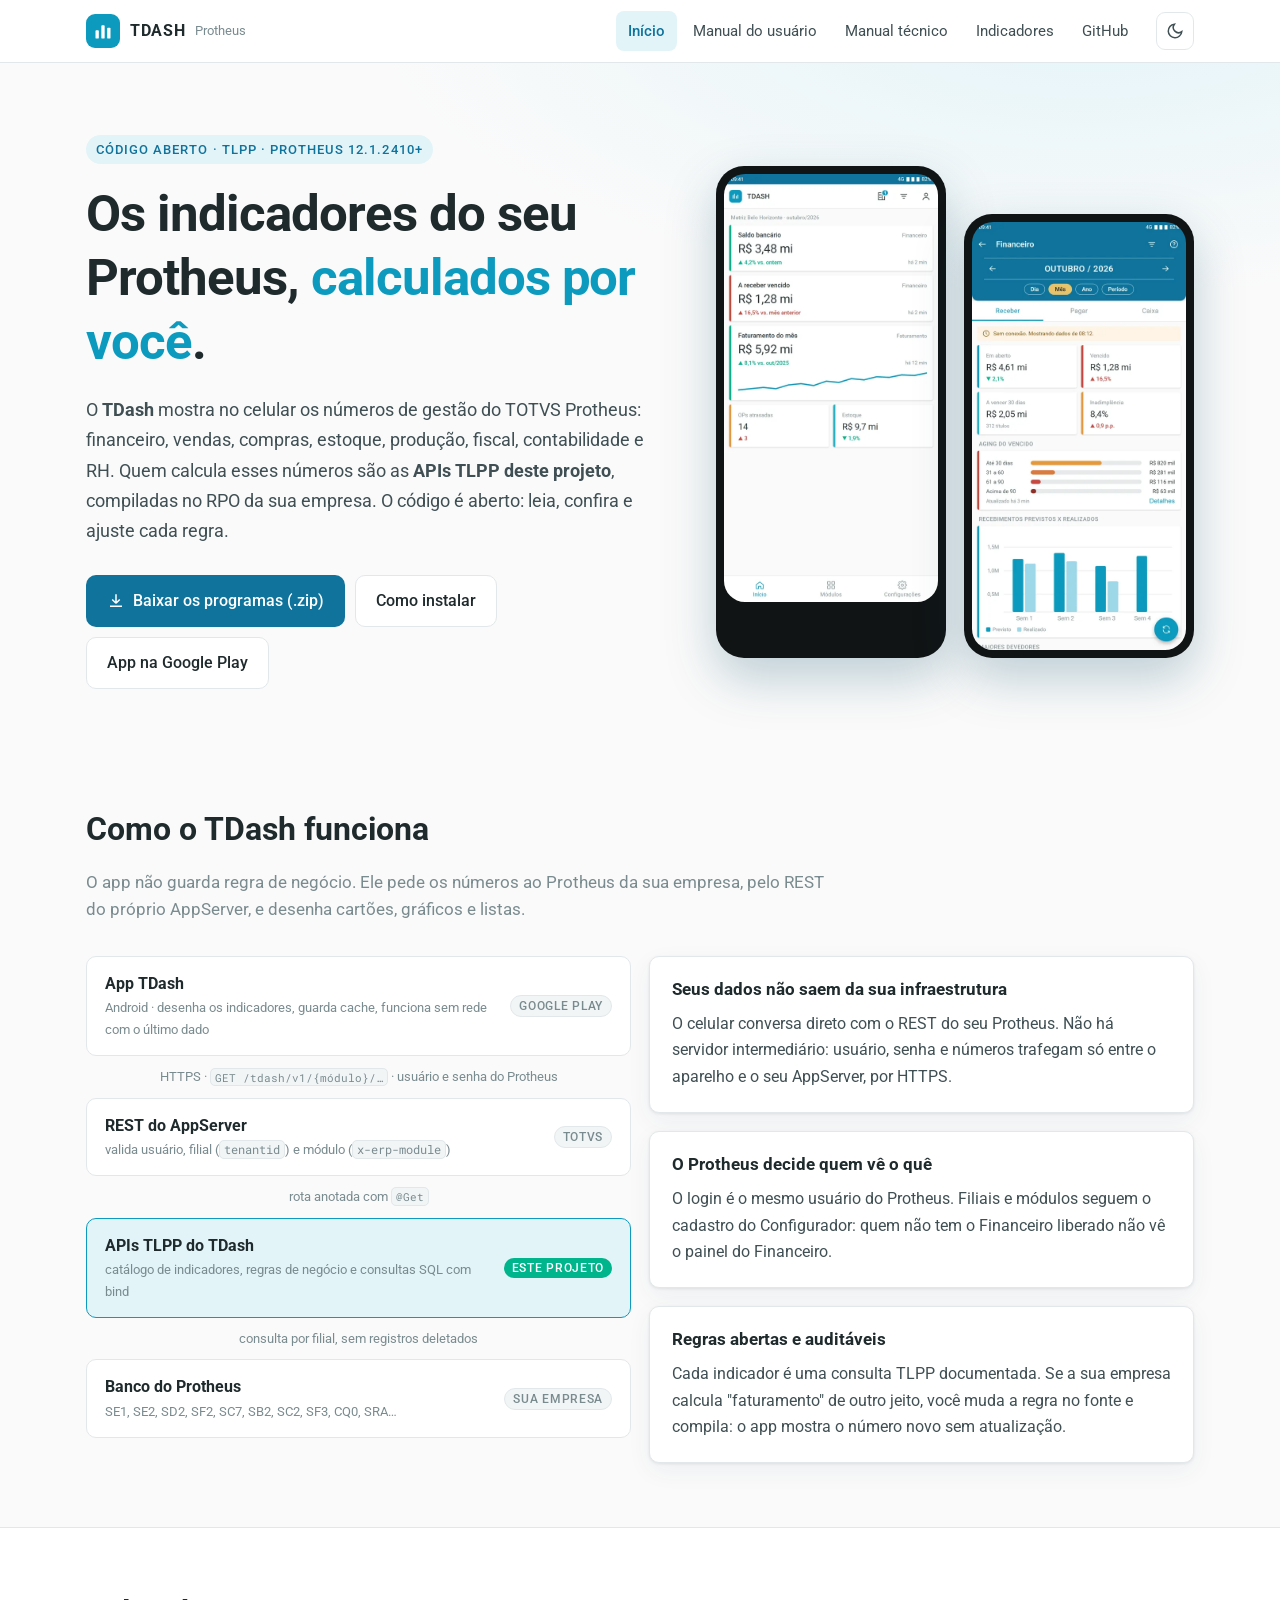
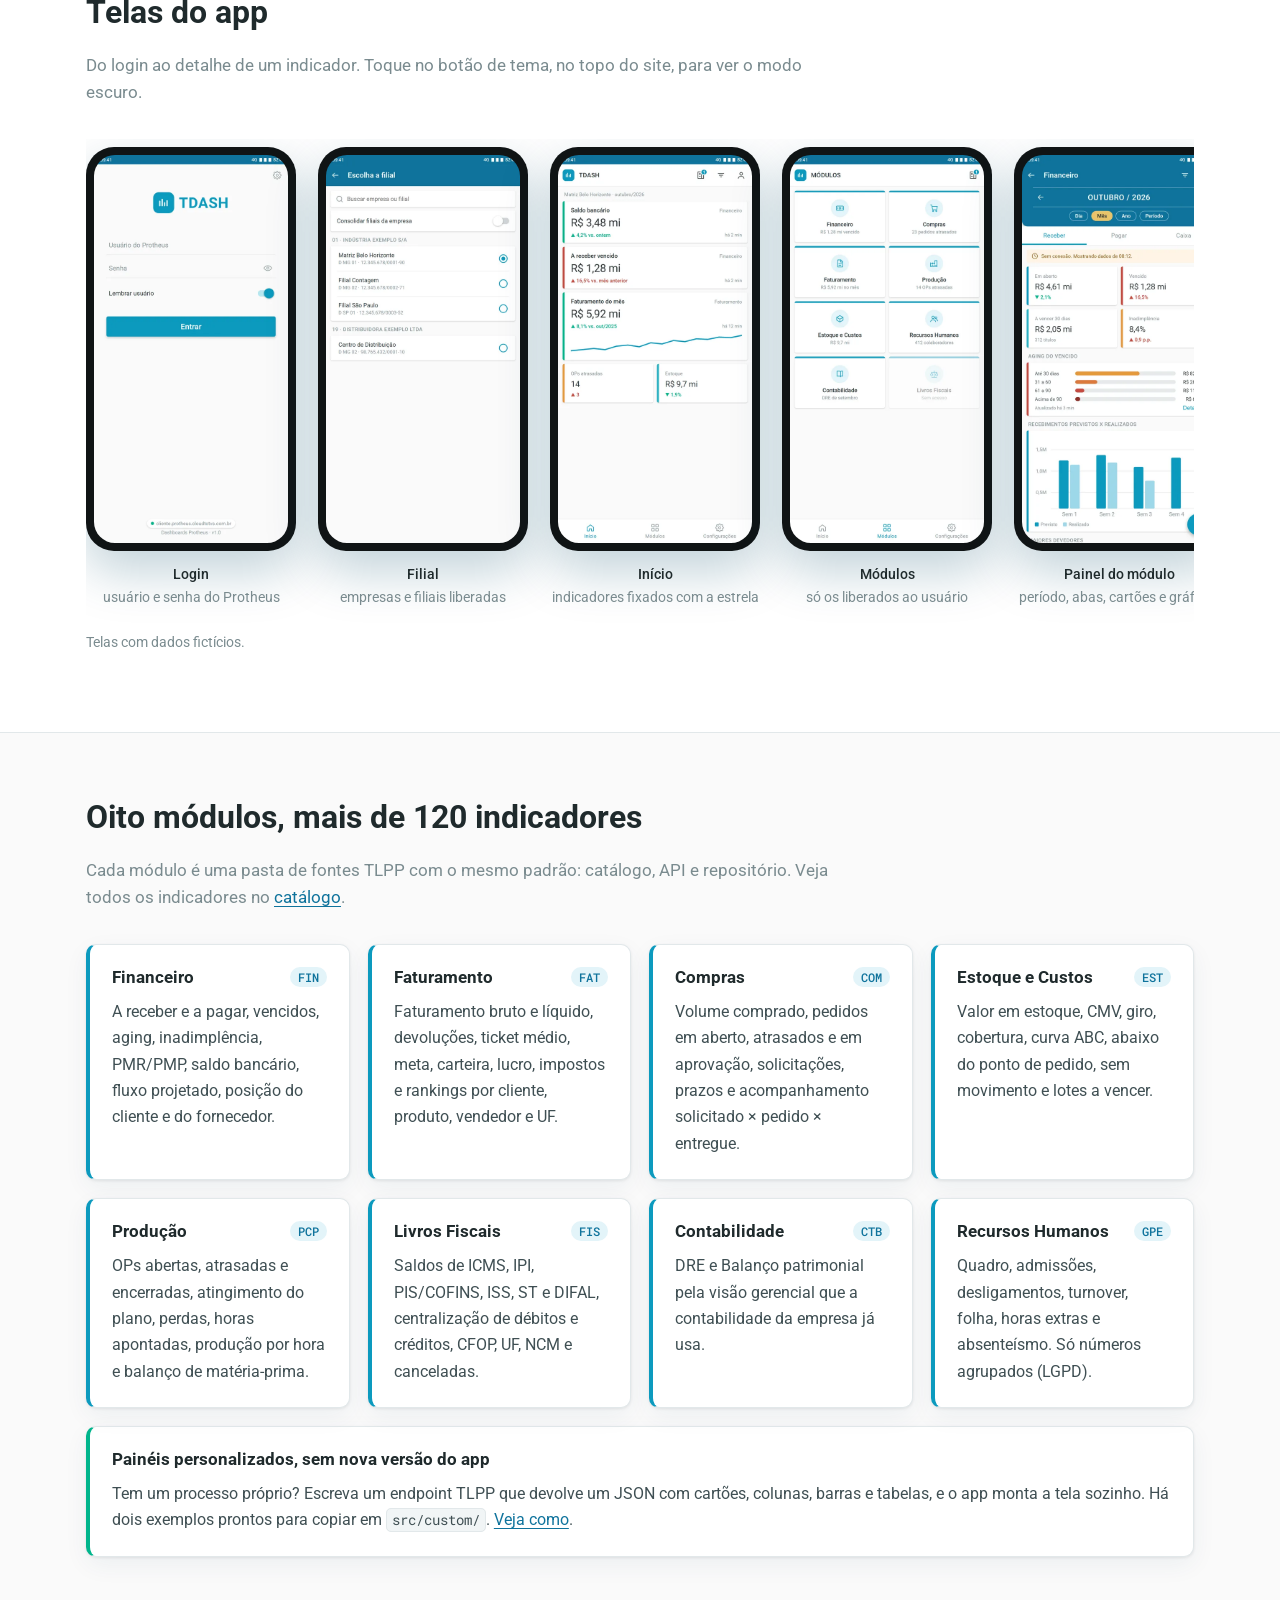
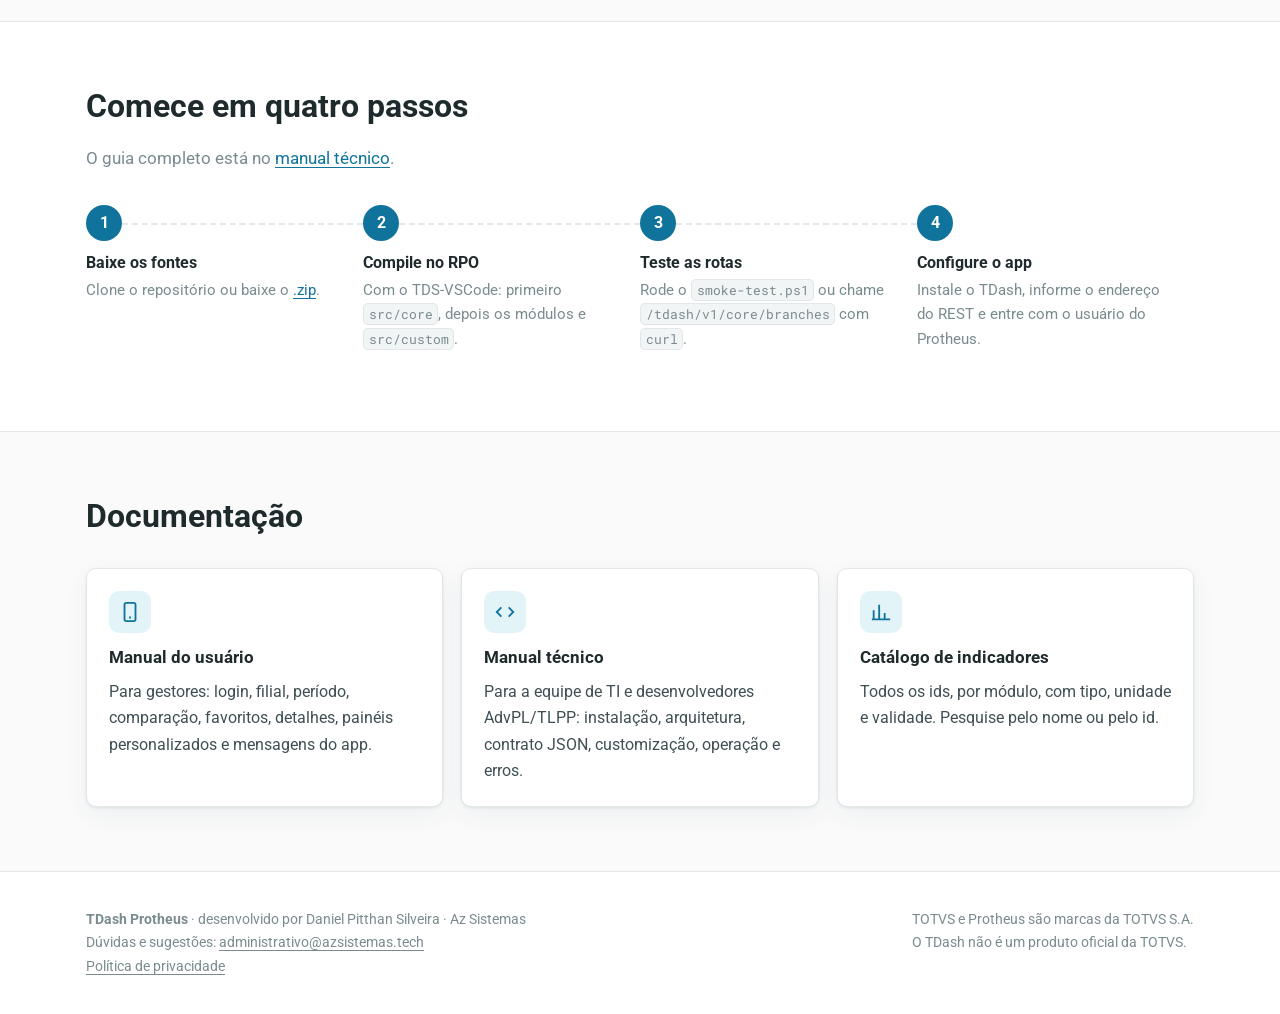
<file: index.html>
<!doctype html>
<html lang="pt-BR">
<head>
<meta charset="utf-8">
<meta name="viewport" content="width=device-width, initial-scale=1">
<title>TDash Protheus — APIs TLPP do app TDash</title>
<meta name="description" content="Programas TLPP/AdvPL abertos que publicam os indicadores do TOTVS Protheus para o app TDash. Baixe, compile no seu RPO e customize as regras.">
<meta property="og:title" content="TDash Protheus — APIs TLPP do app TDash">
<meta property="og:description" content="Dashboards do Protheus no celular. Os programas TLPP são abertos: baixe, compile e customize.">
<meta property="og:image" content="https://danielpitthan.github.io/TDash-Protheus/assets/img/dash-light.webp">
<meta name="theme-color" content="#0f739c">
<link rel="icon" href="assets/favicon.svg" type="image/svg+xml">
<link rel="preconnect" href="https://fonts.googleapis.com">
<link rel="preconnect" href="https://fonts.gstatic.com" crossorigin>
<link href="https://fonts.googleapis.com/css2?family=Roboto:wght@400;500;700&family=Roboto+Mono:wght@400;500&display=swap" rel="stylesheet">
<link rel="stylesheet" href="assets/site.css">
<script src="assets/site.js"></script>
</head>
<body>

<header class="top">
  <div class="wrap">
    <a class="brand" href="index.html">
      <span class="mark"><svg width="20" height="20" viewBox="0 0 24 24" fill="currentColor"><rect x="3" y="11" width="4" height="10" rx="1"/><rect x="10" y="5" width="4" height="16" rx="1"/><rect x="17" y="8" width="4" height="13" rx="1"/></svg></span>
      TDASH <small>Protheus</small>
    </a>
    <button class="icon-btn menu-btn" id="menuBtn" aria-label="Menu" aria-expanded="false" aria-controls="nav"><svg width="20" height="20" viewBox="0 0 24 24" fill="none" stroke="currentColor" stroke-width="2"><path d="M4 7h16M4 12h16M4 17h16"/></svg></button>
    <nav class="nav" id="nav">
      <a href="index.html" aria-current="page">Início</a>
      <a href="usuario.html">Manual do usuário</a>
      <a href="tecnico.html">Manual técnico</a>
      <a href="indicadores.html">Indicadores</a>
      <a href="https://github.com/DanielPitthan/TDash-Protheus">GitHub</a>
    </nav>
    <button class="icon-btn" id="themeBtn" aria-label="Alternar tema claro/escuro"><svg width="18" height="18" viewBox="0 0 24 24" fill="none" stroke="currentColor" stroke-width="2"><path d="M21 12.8A9 9 0 1 1 11.2 3a7 7 0 0 0 9.8 9.8z"/></svg></button>
  </div>
</header>

<main>
  <section class="hero">
    <div class="wrap">
      <div>
        <span class="eyebrow">Código aberto · TLPP · Protheus 12.1.2410+</span>
        <h1>Os indicadores do seu Protheus, <em>calculados por você</em>.</h1>
        <p class="lead">O <b>TDash</b> mostra no celular os números de gestão do TOTVS Protheus: financeiro, vendas, compras,
          estoque, produção, fiscal, contabilidade e RH. Quem calcula esses números são as <b>APIs TLPP deste projeto</b>,
          compiladas no RPO da sua empresa. O código é aberto: leia, confira e ajuste cada regra.</p>
        <div class="btns">
          <a class="btn btn-primary" href="https://github.com/DanielPitthan/TDash-Protheus/archive/refs/heads/main.zip">
            <svg width="18" height="18" viewBox="0 0 24 24" fill="none" stroke="currentColor" stroke-width="2"><path d="M12 3v12m0 0-5-5m5 5 5-5M4 19h16"/></svg>
            Baixar os programas (.zip)</a>
          <a class="btn btn-ghost" href="tecnico.html#instalacao">Como instalar</a>
          <a class="btn btn-ghost" href="https://play.google.com/store/apps/details?id=br.com.tdash.app">App na Google Play</a>
        </div>
      </div>
      <div class="hero-phones" aria-hidden="true">
        <div class="phone"><img data-shot="home" alt="" width="540" height="1080"></div>
        <div class="phone"><img data-shot="dash" alt="" width="540" height="1080"></div>
      </div>
    </div>
  </section>

  <section>
    <div class="wrap">
      <div class="section-head">
        <h2>Como o TDash funciona</h2>
        <p>O app não guarda regra de negócio. Ele pede os números ao Protheus da sua empresa, pelo REST do próprio
          AppServer, e desenha cartões, gráficos e listas.</p>
      </div>
      <div class="grid g2" style="align-items:start">
        <div class="arch" role="img" aria-label="Camadas: app TDash, REST do Protheus, APIs TLPP, banco do Protheus">
          <div class="layer"><div><b>App TDash</b><small>Android · desenha os indicadores, guarda cache, funciona sem rede com o último dado</small></div><span class="tag priv">Google Play</span></div>
          <div class="arrow">HTTPS · <code>GET /tdash/v1/{módulo}/…</code> · usuário e senha do Protheus</div>
          <div class="layer"><div><b>REST do AppServer</b><small>valida usuário, filial (<code>tenantid</code>) e módulo (<code>x-erp-module</code>)</small></div><span class="tag priv">TOTVS</span></div>
          <div class="arrow">rota anotada com <code>@Get</code></div>
          <div class="layer open"><div><b>APIs TLPP do TDash</b><small>catálogo de indicadores, regras de negócio e consultas SQL com bind</small></div><span class="tag pub">Este projeto</span></div>
          <div class="arrow">consulta por filial, sem registros deletados</div>
          <div class="layer"><div><b>Banco do Protheus</b><small>SE1, SE2, SD2, SF2, SC7, SB2, SC2, SF3, CQ0, SRA…</small></div><span class="tag priv">Sua empresa</span></div>
        </div>
        <div>
          <div class="card" style="margin-bottom:18px">
            <h3>Seus dados não saem da sua infraestrutura</h3>
            <p>O celular conversa direto com o REST do seu Protheus. Não há servidor intermediário: usuário, senha e números
              trafegam só entre o aparelho e o seu AppServer, por HTTPS.</p>
          </div>
          <div class="card" style="margin-bottom:18px">
            <h3>O Protheus decide quem vê o quê</h3>
            <p>O login é o mesmo usuário do Protheus. Filiais e módulos seguem o cadastro do Configurador: quem não tem o
              Financeiro liberado não vê o painel do Financeiro.</p>
          </div>
          <div class="card">
            <h3>Regras abertas e auditáveis</h3>
            <p>Cada indicador é uma consulta TLPP documentada. Se a sua empresa calcula "faturamento" de outro jeito, você muda a
              regra no fonte e compila: o app mostra o número novo sem atualização.</p>
          </div>
        </div>
      </div>
    </div>
  </section>

  <section class="alt" id="telas">
    <div class="wrap">
      <div class="section-head">
        <h2>Telas do app</h2>
        <p>Do login ao detalhe de um indicador. Toque no botão de tema, no topo do site, para ver o modo escuro.</p>
      </div>
      <div class="gallery">
        <figure><div class="phone"><img data-shot="login" alt="Tela de login do TDash" width="540" height="1080" loading="lazy"></div><figcaption><b>Login</b>usuário e senha do Protheus</figcaption></figure>
        <figure><div class="phone"><img data-shot="branches" alt="Escolha da filial" width="540" height="1080" loading="lazy"></div><figcaption><b>Filial</b>empresas e filiais liberadas</figcaption></figure>
        <figure><div class="phone"><img data-shot="home" alt="Tela inicial com indicadores fixados" width="540" height="1080" loading="lazy"></div><figcaption><b>Início</b>indicadores fixados com a estrela</figcaption></figure>
        <figure><div class="phone"><img data-shot="modules" alt="Grade de módulos" width="540" height="1080" loading="lazy"></div><figcaption><b>Módulos</b>só os liberados ao usuário</figcaption></figure>
        <figure><div class="phone"><img data-shot="dash" alt="Painel do Financeiro" width="540" height="1080" loading="lazy"></div><figcaption><b>Painel do módulo</b>período, abas, cartões e gráficos</figcaption></figure>
        <figure><div class="phone"><img data-shot="detail" alt="Lista de detalhe de um indicador" width="540" height="1080" loading="lazy"></div><figcaption><b>Detalhe</b>a lista por trás do número</figcaption></figure>
        <figure><div class="phone"><img data-shot="filter" alt="Filtro de período" width="540" height="1080" loading="lazy"></div><figcaption><b>Período</b>dia, mês, ano ou intervalo</figcaption></figure>
        <figure><div class="phone"><img data-shot="settings" alt="Configurações do app" width="540" height="1080" loading="lazy"></div><figcaption><b>Configurações</b>servidor, aparência e parâmetros</figcaption></figure>
      </div>
      <p class="note">Telas com dados fictícios.</p>
    </div>
  </section>

  <section id="modulos">
    <div class="wrap">
      <div class="section-head">
        <h2>Oito módulos, mais de 120 indicadores</h2>
        <p>Cada módulo é uma pasta de fontes TLPP com o mesmo padrão: catálogo, API e repositório. Veja todos os indicadores
          no <a href="indicadores.html">catálogo</a>.</p>
      </div>
      <div class="grid g4">
        <div class="card mod"><span class="code">FIN</span><h3>Financeiro</h3><p>A receber e a pagar, vencidos, aging, inadimplência, PMR/PMP, saldo bancário, fluxo projetado, posição do cliente e do fornecedor.</p></div>
        <div class="card mod"><span class="code">FAT</span><h3>Faturamento</h3><p>Faturamento bruto e líquido, devoluções, ticket médio, meta, carteira, lucro, impostos e rankings por cliente, produto, vendedor e UF.</p></div>
        <div class="card mod"><span class="code">COM</span><h3>Compras</h3><p>Volume comprado, pedidos em aberto, atrasados e em aprovação, solicitações, prazos e acompanhamento solicitado × pedido × entregue.</p></div>
        <div class="card mod"><span class="code">EST</span><h3>Estoque e Custos</h3><p>Valor em estoque, CMV, giro, cobertura, curva ABC, abaixo do ponto de pedido, sem movimento e lotes a vencer.</p></div>
        <div class="card mod"><span class="code">PCP</span><h3>Produção</h3><p>OPs abertas, atrasadas e encerradas, atingimento do plano, perdas, horas apontadas, produção por hora e balanço de matéria-prima.</p></div>
        <div class="card mod"><span class="code">FIS</span><h3>Livros Fiscais</h3><p>Saldos de ICMS, IPI, PIS/COFINS, ISS, ST e DIFAL, centralização de débitos e créditos, CFOP, UF, NCM e canceladas.</p></div>
        <div class="card mod"><span class="code">CTB</span><h3>Contabilidade</h3><p>DRE e Balanço patrimonial pela visão gerencial que a contabilidade da empresa já usa.</p></div>
        <div class="card mod"><span class="code">GPE</span><h3>Recursos Humanos</h3><p>Quadro, admissões, desligamentos, turnover, folha, horas extras e absenteísmo. Só números agrupados (LGPD).</p></div>
      </div>
      <div class="card" style="margin-top:18px;border-left:4px solid var(--positive)">
        <h3>Painéis personalizados, sem nova versão do app</h3>
        <p>Tem um processo próprio? Escreva um endpoint TLPP que devolve um JSON com cartões, colunas, barras e tabelas, e o app
          monta a tela sozinho. Há dois exemplos prontos para copiar em <code>src/custom/</code>.
          <a href="tecnico.html#painel">Veja como</a>.</p>
      </div>
    </div>
  </section>

  <section class="alt" id="comecar">
    <div class="wrap">
      <div class="section-head">
        <h2>Comece em quatro passos</h2>
        <p>O guia completo está no <a href="tecnico.html#instalacao">manual técnico</a>.</p>
      </div>
      <div class="flow">
        <div class="step"><h4>Baixe os fontes</h4><p>Clone o repositório ou baixe o <a href="https://github.com/DanielPitthan/TDash-Protheus/archive/refs/heads/main.zip">.zip</a>.</p></div>
        <div class="step"><h4>Compile no RPO</h4><p>Com o TDS-VSCode: primeiro <code>src/core</code>, depois os módulos e <code>src/custom</code>.</p></div>
        <div class="step"><h4>Teste as rotas</h4><p>Rode o <code>smoke-test.ps1</code> ou chame <code>/tdash/v1/core/branches</code> com <code>curl</code>.</p></div>
        <div class="step"><h4>Configure o app</h4><p>Instale o TDash, informe o endereço do REST e entre com o usuário do Protheus.</p></div>
      </div>
    </div>
  </section>

  <section>
    <div class="wrap">
      <div class="section-head"><h2>Documentação</h2></div>
      <div class="grid g3">
        <a class="card" href="usuario.html" style="text-decoration:none;color:inherit">
          <div class="ic"><svg width="22" height="22" viewBox="0 0 24 24" fill="none" stroke="currentColor" stroke-width="2"><rect x="6" y="2" width="12" height="20" rx="2"/><path d="M11 18h2"/></svg></div>
          <h3>Manual do usuário</h3><p>Para gestores: login, filial, período, comparação, favoritos, detalhes, painéis personalizados e mensagens do app.</p></a>
        <a class="card" href="tecnico.html" style="text-decoration:none;color:inherit">
          <div class="ic"><svg width="22" height="22" viewBox="0 0 24 24" fill="none" stroke="currentColor" stroke-width="2"><path d="m8 7-5 5 5 5M16 7l5 5-5 5"/></svg></div>
          <h3>Manual técnico</h3><p>Para a equipe de TI e desenvolvedores AdvPL/TLPP: instalação, arquitetura, contrato JSON, customização, operação e erros.</p></a>
        <a class="card" href="indicadores.html" style="text-decoration:none;color:inherit">
          <div class="ic"><svg width="22" height="22" viewBox="0 0 24 24" fill="none" stroke="currentColor" stroke-width="2"><path d="M4 20V10M10 20V4M16 20v-7M22 20H2"/></svg></div>
          <h3>Catálogo de indicadores</h3><p>Todos os ids, por módulo, com tipo, unidade e validade. Pesquise pelo nome ou pelo id.</p></a>
      </div>
    </div>
  </section>
</main>

<footer>
  <div class="wrap">
    <div>
      <b>TDash Protheus</b> · desenvolvido por Daniel Pitthan Silveira · Az Sistemas<br>
      Dúvidas e sugestões: <a href="mailto:administrativo@azsistemas.tech">administrativo@azsistemas.tech</a><br>
      <a href="politica-de-privacidade.html">Política de privacidade</a>
    </div>
    <div>TOTVS e Protheus são marcas da TOTVS S.A.<br>O TDash não é um produto oficial da TOTVS.</div>
  </div>
</footer>
</body>
</html>
</file>
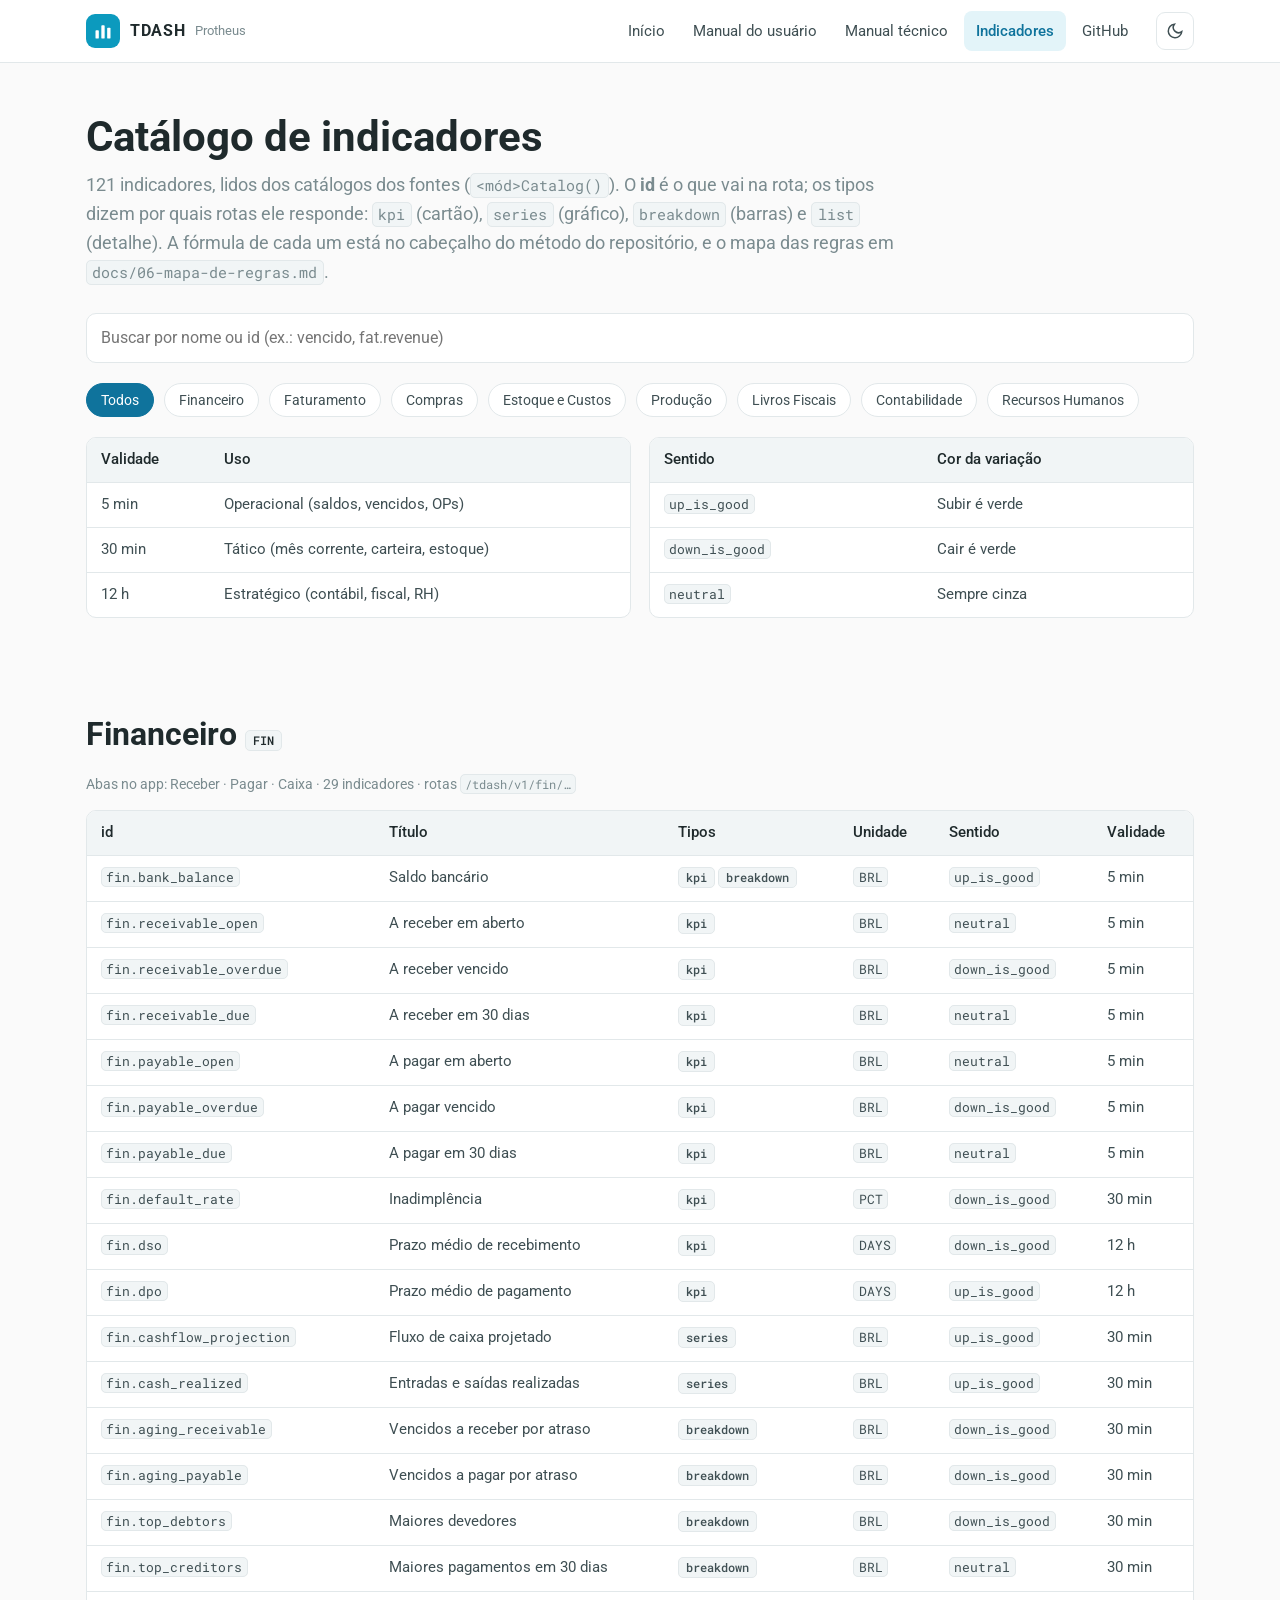
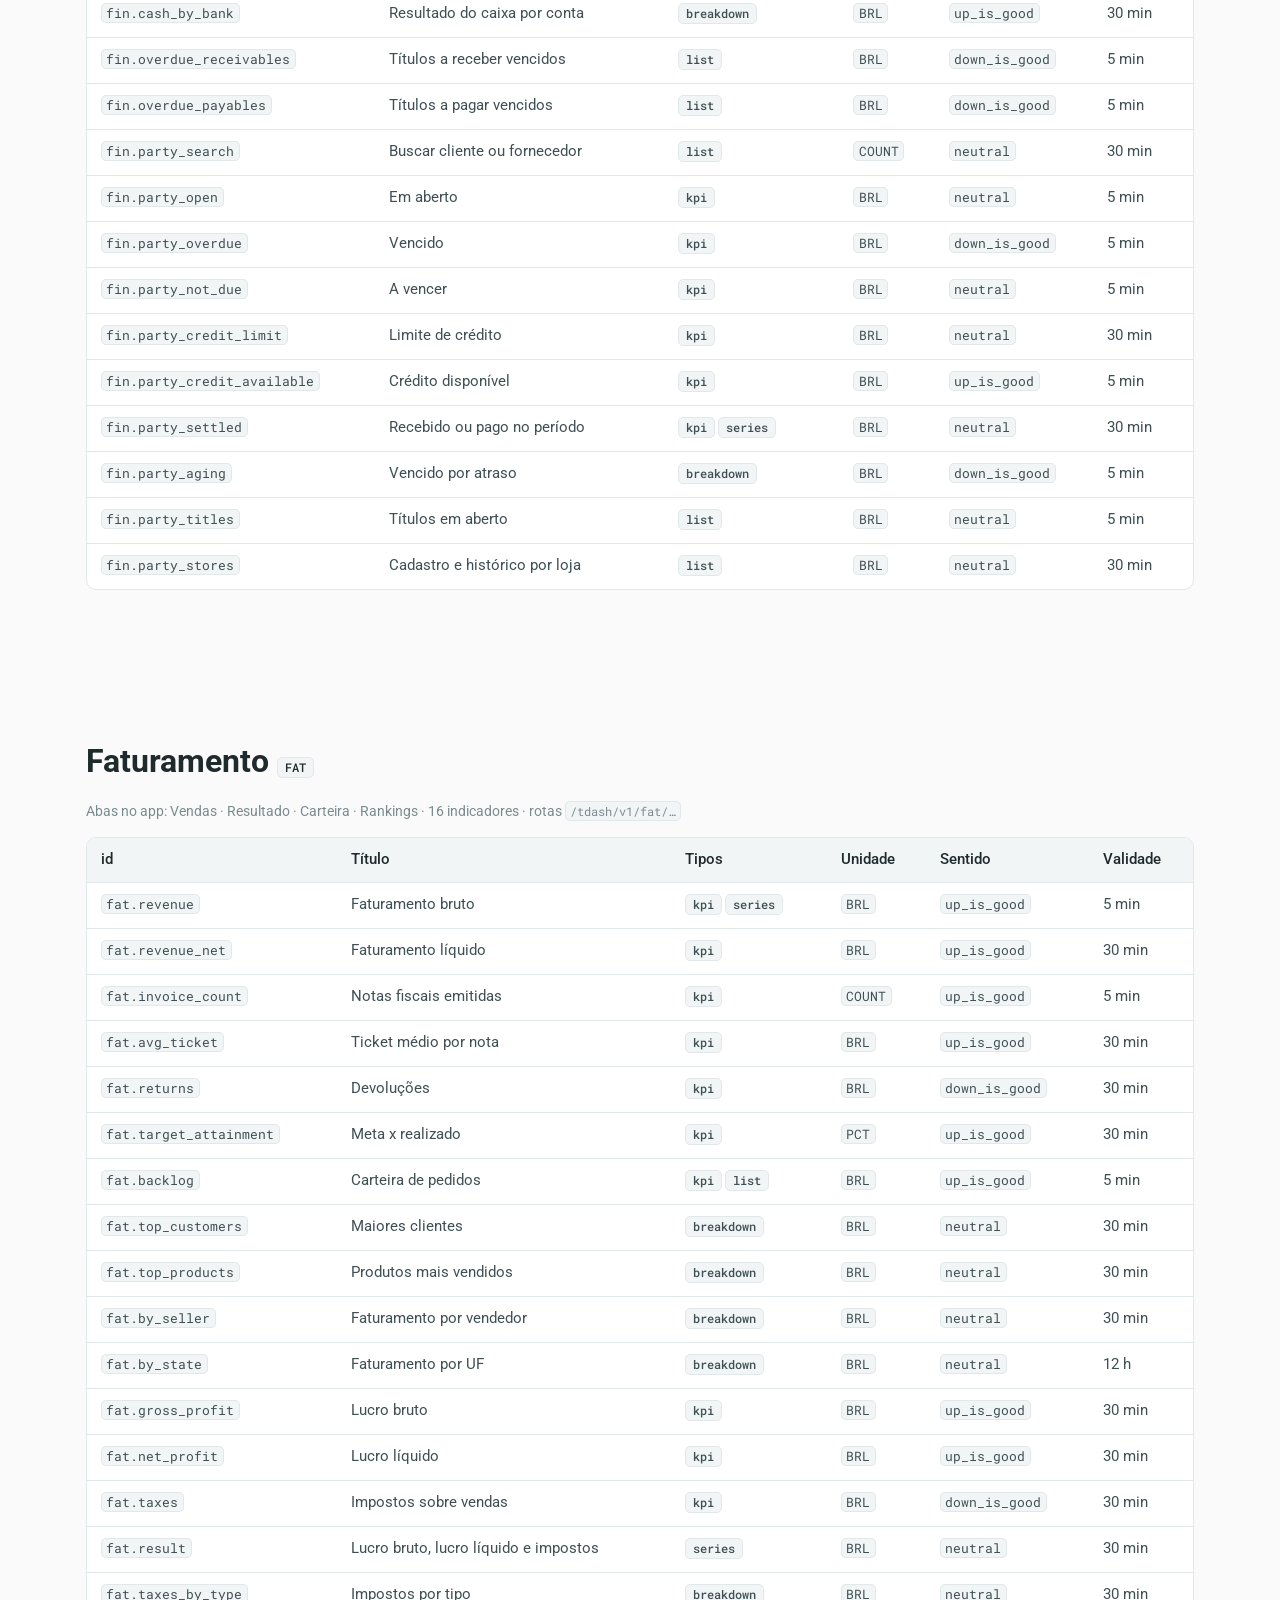
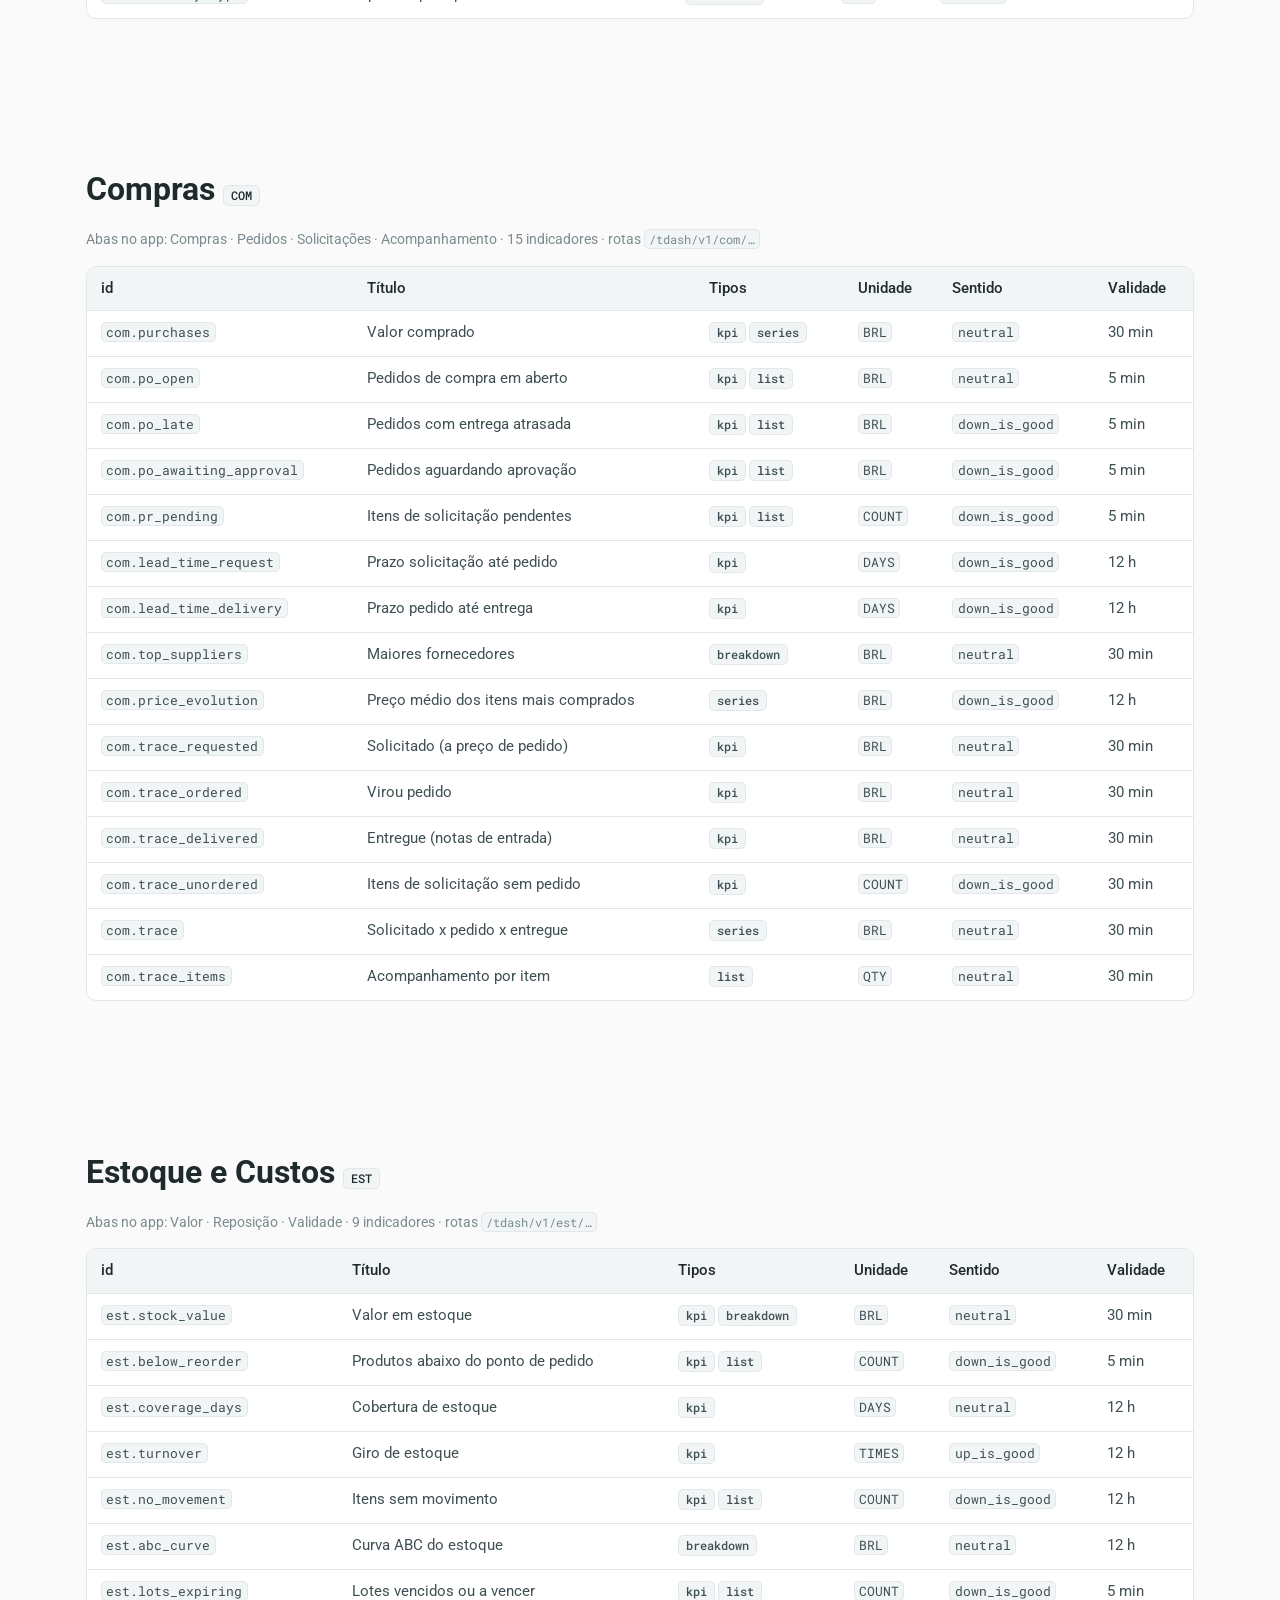
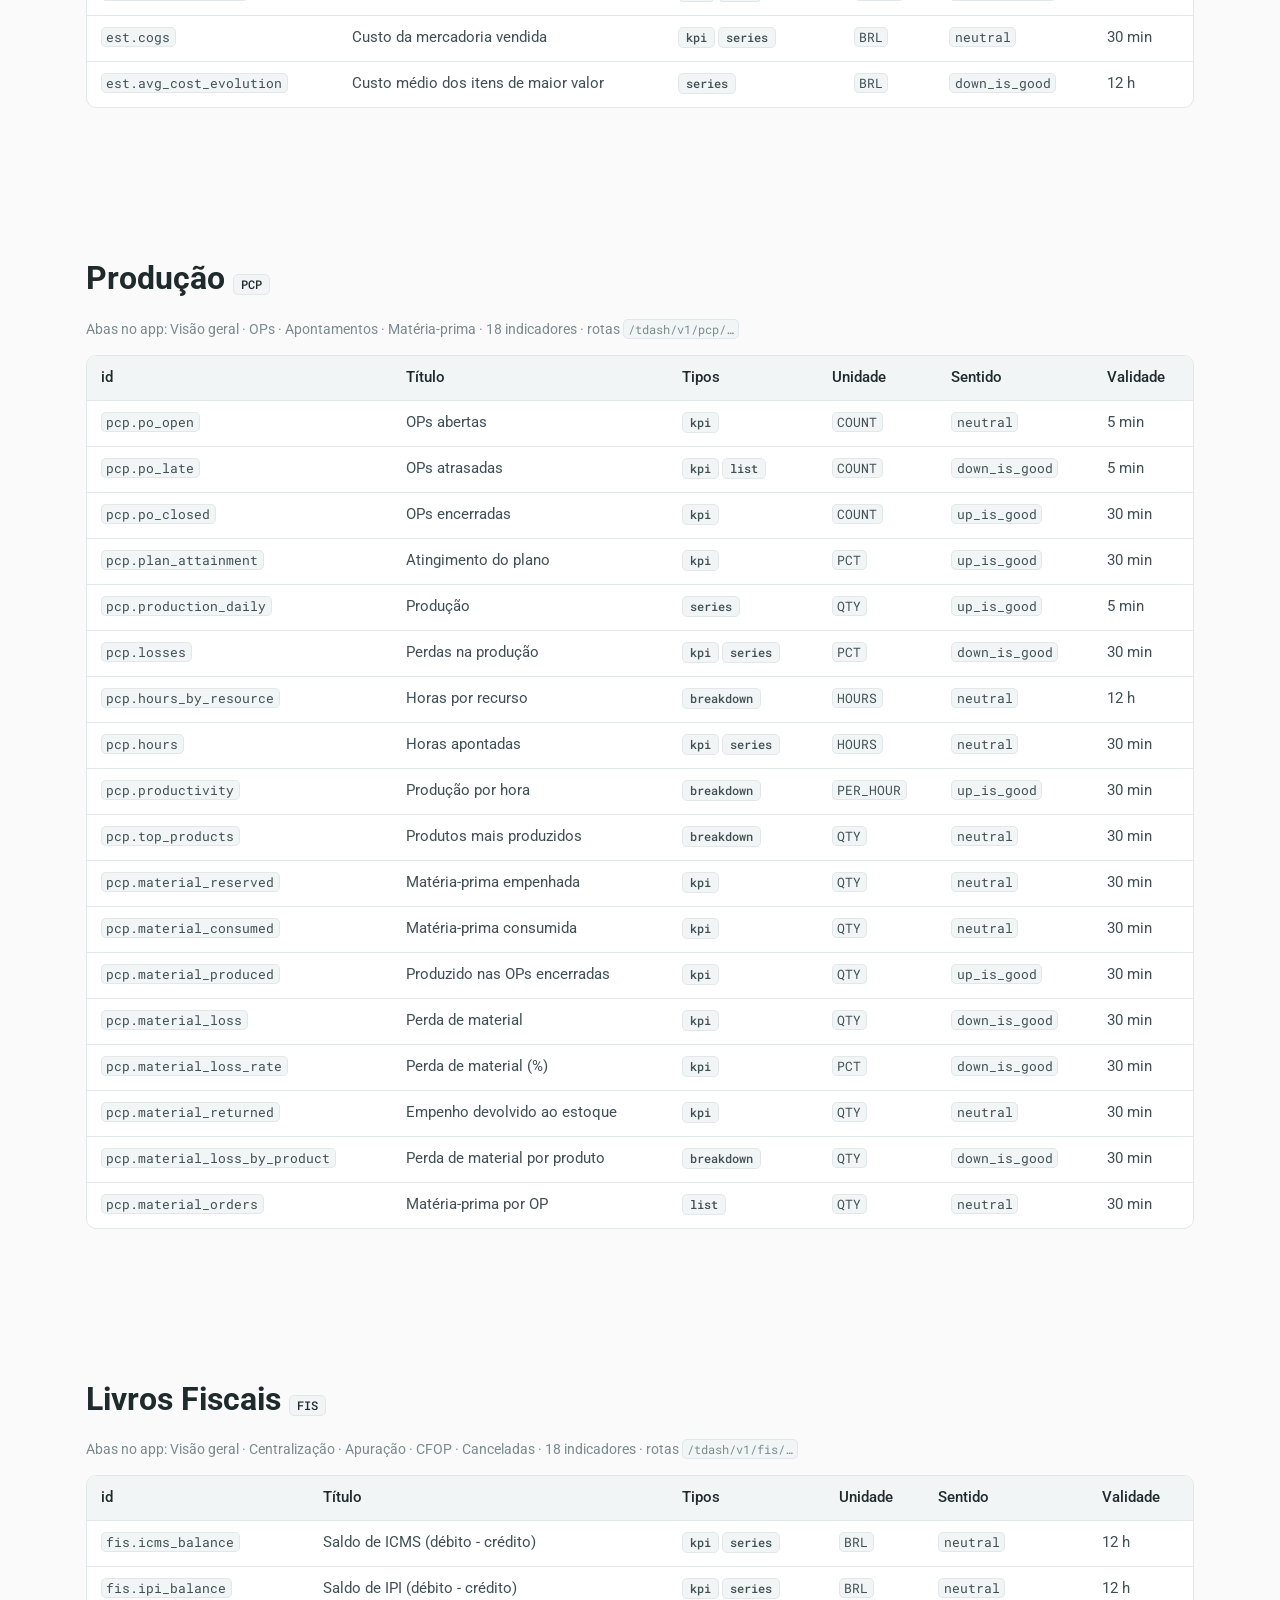
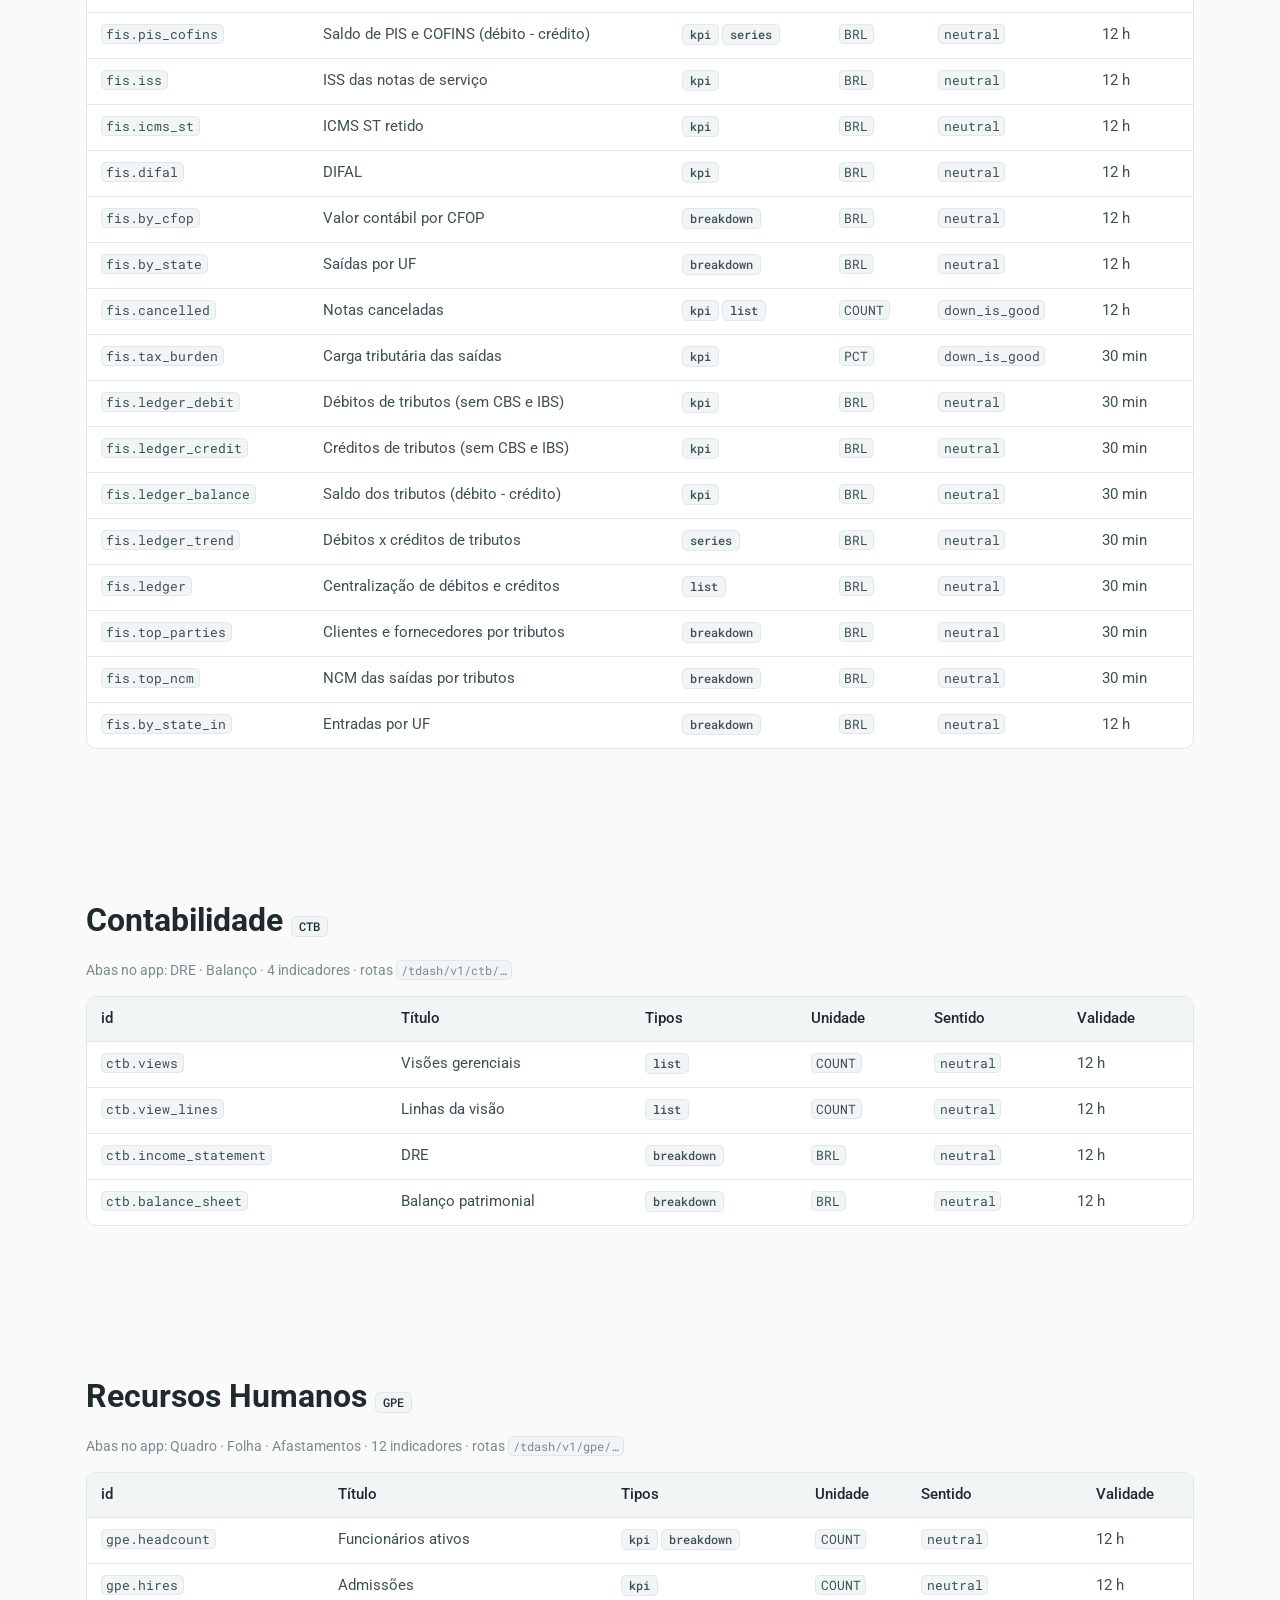
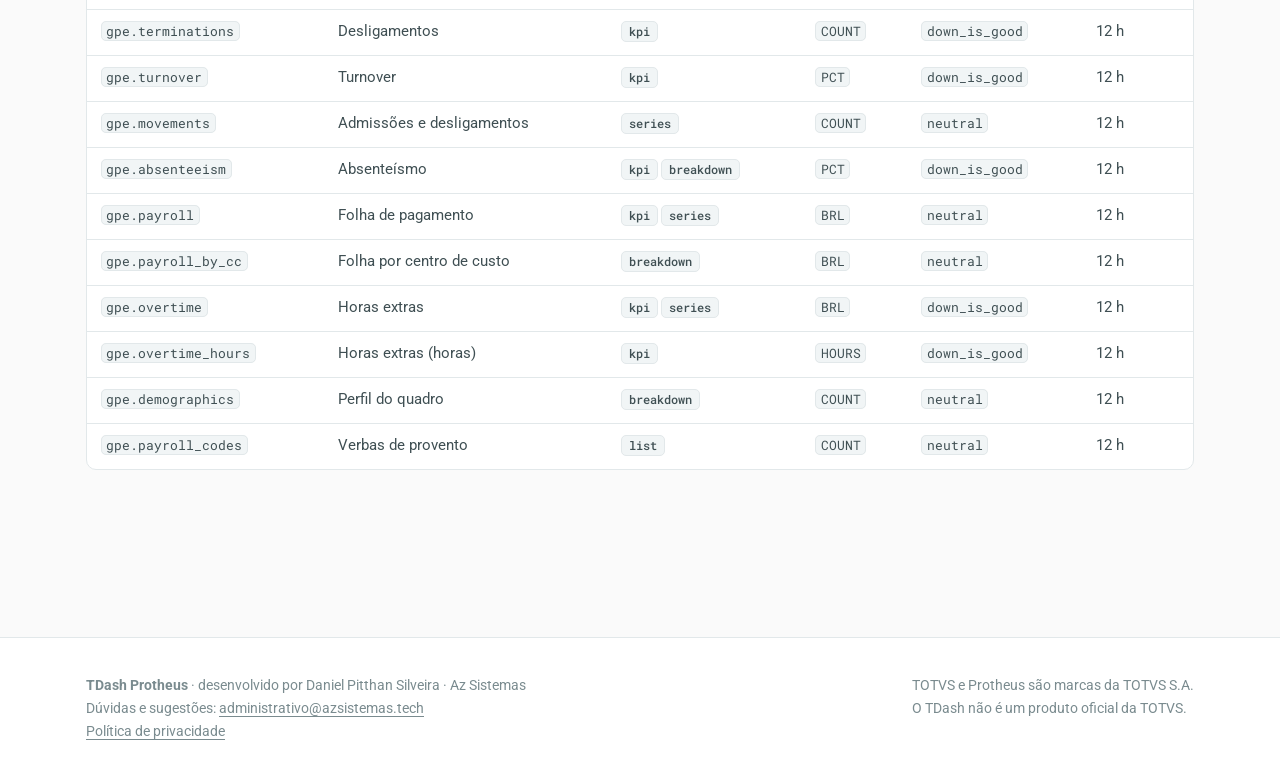
<file: indicadores.html>
<!doctype html>
<html lang="pt-BR">
<head>
<meta charset="utf-8">
<meta name="viewport" content="width=device-width, initial-scale=1">
<title>Catálogo de indicadores — TDash Protheus</title>
<meta name="description" content="Todos os indicadores das APIs TLPP do TDash, por módulo: id, título, tipo, unidade, sentido e validade.">
<meta name="theme-color" content="#0f739c">
<link rel="icon" href="assets/favicon.svg" type="image/svg+xml">
<link rel="preconnect" href="https://fonts.googleapis.com">
<link rel="preconnect" href="https://fonts.gstatic.com" crossorigin>
<link href="https://fonts.googleapis.com/css2?family=Roboto:wght@400;500;700&family=Roboto+Mono:wght@400;500&display=swap" rel="stylesheet">
<link rel="stylesheet" href="assets/site.css">
<script src="assets/site.js"></script>
</head>
<body>

<header class="top">
  <div class="wrap">
    <a class="brand" href="index.html">
      <span class="mark"><svg width="20" height="20" viewBox="0 0 24 24" fill="currentColor"><rect x="3" y="11" width="4" height="10" rx="1"/><rect x="10" y="5" width="4" height="16" rx="1"/><rect x="17" y="8" width="4" height="13" rx="1"/></svg></span>
      TDASH <small>Protheus</small>
    </a>
    <button class="icon-btn menu-btn" id="menuBtn" aria-label="Menu" aria-expanded="false" aria-controls="nav"><svg width="20" height="20" viewBox="0 0 24 24" fill="none" stroke="currentColor" stroke-width="2"><path d="M4 7h16M4 12h16M4 17h16"/></svg></button>
    <nav class="nav" id="nav">
      <a href="index.html">Início</a>
      <a href="usuario.html">Manual do usuário</a>
      <a href="tecnico.html">Manual técnico</a>
      <a href="indicadores.html" aria-current="page">Indicadores</a>
      <a href="https://github.com/DanielPitthan/TDash-Protheus">GitHub</a>
    </nav>
    <button class="icon-btn" id="themeBtn" aria-label="Alternar tema claro/escuro"><svg width="18" height="18" viewBox="0 0 24 24" fill="none" stroke="currentColor" stroke-width="2"><path d="M21 12.8A9 9 0 1 1 11.2 3a7 7 0 0 0 9.8 9.8z"/></svg></button>
  </div>
</header>

<div class="wrap doc-head">
  <h1>Catálogo de indicadores</h1>
  <p>121 indicadores, lidos dos catálogos dos fontes (<code>&lt;mód&gt;Catalog()</code>). O <b>id</b> é o que vai na rota;
    os tipos dizem por quais rotas ele responde: <code>kpi</code> (cartão), <code>series</code> (gráfico), <code>breakdown</code>
    (barras) e <code>list</code> (detalhe). A fórmula de cada um está no cabeçalho do método do repositório, e o mapa das regras
    em <code>docs/06-mapa-de-regras.md</code>.</p>
</div>

<main class="wrap" style="padding-bottom:80px">
  <div class="filter">
    <input id="kpiSearch" type="search" placeholder="Buscar por nome ou id (ex.: vencido, fat.revenue)" aria-label="Buscar indicador">
  </div>
  <div class="filter" role="group" aria-label="Filtrar por módulo">
        <button class="chip" data-filter="all" aria-pressed="true">Todos</button>
        <button class="chip" data-filter="FIN" aria-pressed="false">Financeiro</button>
        <button class="chip" data-filter="FAT" aria-pressed="false">Faturamento</button>
        <button class="chip" data-filter="COM" aria-pressed="false">Compras</button>
        <button class="chip" data-filter="EST" aria-pressed="false">Estoque e Custos</button>
        <button class="chip" data-filter="PCP" aria-pressed="false">Produção</button>
        <button class="chip" data-filter="FIS" aria-pressed="false">Livros Fiscais</button>
        <button class="chip" data-filter="CTB" aria-pressed="false">Contabilidade</button>
        <button class="chip" data-filter="GPE" aria-pressed="false">Recursos Humanos</button>
  </div>

  <div class="grid g2" style="margin-bottom:32px">
    <div class="table-wrap" style="margin:0"><table>
      <thead><tr><th>Validade</th><th>Uso</th></tr></thead>
      <tbody>
        <tr><td>5 min</td><td>Operacional (saldos, vencidos, OPs)</td></tr>
        <tr><td>30 min</td><td>Tático (mês corrente, carteira, estoque)</td></tr>
        <tr><td>12 h</td><td>Estratégico (contábil, fiscal, RH)</td></tr>
      </tbody>
    </table></div>
    <div class="table-wrap" style="margin:0"><table>
      <thead><tr><th>Sentido</th><th>Cor da variação</th></tr></thead>
      <tbody>
        <tr><td><code>up_is_good</code></td><td>Subir é verde</td></tr>
        <tr><td><code>down_is_good</code></td><td>Cair é verde</td></tr>
        <tr><td><code>neutral</code></td><td>Sempre cinza</td></tr>
      </tbody>
    </table></div>
  </div>

    <section data-module="FIN" id="fin">
      <h2>Financeiro <span class="kind">FIN</span></h2>
      <p class="note">Abas no app: Receber · Pagar · Caixa · 29 indicadores · rotas <code>/tdash/v1/fin/…</code></p>
      <div class="table-wrap"><table>
        <thead><tr><th>id</th><th>Título</th><th>Tipos</th><th>Unidade</th><th>Sentido</th><th>Validade</th></tr></thead>
        <tbody>
          <tr><td><code>fin.bank_balance</code></td><td>Saldo bancário</td><td><span class="kind">kpi</span><span class="kind">breakdown</span></td><td><code>BRL</code></td><td><code>up_is_good</code></td><td>5 min</td></tr>
          <tr><td><code>fin.receivable_open</code></td><td>A receber em aberto</td><td><span class="kind">kpi</span></td><td><code>BRL</code></td><td><code>neutral</code></td><td>5 min</td></tr>
          <tr><td><code>fin.receivable_overdue</code></td><td>A receber vencido</td><td><span class="kind">kpi</span></td><td><code>BRL</code></td><td><code>down_is_good</code></td><td>5 min</td></tr>
          <tr><td><code>fin.receivable_due</code></td><td>A receber em 30 dias</td><td><span class="kind">kpi</span></td><td><code>BRL</code></td><td><code>neutral</code></td><td>5 min</td></tr>
          <tr><td><code>fin.payable_open</code></td><td>A pagar em aberto</td><td><span class="kind">kpi</span></td><td><code>BRL</code></td><td><code>neutral</code></td><td>5 min</td></tr>
          <tr><td><code>fin.payable_overdue</code></td><td>A pagar vencido</td><td><span class="kind">kpi</span></td><td><code>BRL</code></td><td><code>down_is_good</code></td><td>5 min</td></tr>
          <tr><td><code>fin.payable_due</code></td><td>A pagar em 30 dias</td><td><span class="kind">kpi</span></td><td><code>BRL</code></td><td><code>neutral</code></td><td>5 min</td></tr>
          <tr><td><code>fin.default_rate</code></td><td>Inadimplência</td><td><span class="kind">kpi</span></td><td><code>PCT</code></td><td><code>down_is_good</code></td><td>30 min</td></tr>
          <tr><td><code>fin.dso</code></td><td>Prazo médio de recebimento</td><td><span class="kind">kpi</span></td><td><code>DAYS</code></td><td><code>down_is_good</code></td><td>12 h</td></tr>
          <tr><td><code>fin.dpo</code></td><td>Prazo médio de pagamento</td><td><span class="kind">kpi</span></td><td><code>DAYS</code></td><td><code>up_is_good</code></td><td>12 h</td></tr>
          <tr><td><code>fin.cashflow_projection</code></td><td>Fluxo de caixa projetado</td><td><span class="kind">series</span></td><td><code>BRL</code></td><td><code>up_is_good</code></td><td>30 min</td></tr>
          <tr><td><code>fin.cash_realized</code></td><td>Entradas e saídas realizadas</td><td><span class="kind">series</span></td><td><code>BRL</code></td><td><code>up_is_good</code></td><td>30 min</td></tr>
          <tr><td><code>fin.aging_receivable</code></td><td>Vencidos a receber por atraso</td><td><span class="kind">breakdown</span></td><td><code>BRL</code></td><td><code>down_is_good</code></td><td>30 min</td></tr>
          <tr><td><code>fin.aging_payable</code></td><td>Vencidos a pagar por atraso</td><td><span class="kind">breakdown</span></td><td><code>BRL</code></td><td><code>down_is_good</code></td><td>30 min</td></tr>
          <tr><td><code>fin.top_debtors</code></td><td>Maiores devedores</td><td><span class="kind">breakdown</span></td><td><code>BRL</code></td><td><code>down_is_good</code></td><td>30 min</td></tr>
          <tr><td><code>fin.top_creditors</code></td><td>Maiores pagamentos em 30 dias</td><td><span class="kind">breakdown</span></td><td><code>BRL</code></td><td><code>neutral</code></td><td>30 min</td></tr>
          <tr><td><code>fin.cash_by_bank</code></td><td>Resultado do caixa por conta</td><td><span class="kind">breakdown</span></td><td><code>BRL</code></td><td><code>up_is_good</code></td><td>30 min</td></tr>
          <tr><td><code>fin.overdue_receivables</code></td><td>Títulos a receber vencidos</td><td><span class="kind">list</span></td><td><code>BRL</code></td><td><code>down_is_good</code></td><td>5 min</td></tr>
          <tr><td><code>fin.overdue_payables</code></td><td>Títulos a pagar vencidos</td><td><span class="kind">list</span></td><td><code>BRL</code></td><td><code>down_is_good</code></td><td>5 min</td></tr>
          <tr><td><code>fin.party_search</code></td><td>Buscar cliente ou fornecedor</td><td><span class="kind">list</span></td><td><code>COUNT</code></td><td><code>neutral</code></td><td>30 min</td></tr>
          <tr><td><code>fin.party_open</code></td><td>Em aberto</td><td><span class="kind">kpi</span></td><td><code>BRL</code></td><td><code>neutral</code></td><td>5 min</td></tr>
          <tr><td><code>fin.party_overdue</code></td><td>Vencido</td><td><span class="kind">kpi</span></td><td><code>BRL</code></td><td><code>down_is_good</code></td><td>5 min</td></tr>
          <tr><td><code>fin.party_not_due</code></td><td>A vencer</td><td><span class="kind">kpi</span></td><td><code>BRL</code></td><td><code>neutral</code></td><td>5 min</td></tr>
          <tr><td><code>fin.party_credit_limit</code></td><td>Limite de crédito</td><td><span class="kind">kpi</span></td><td><code>BRL</code></td><td><code>neutral</code></td><td>30 min</td></tr>
          <tr><td><code>fin.party_credit_available</code></td><td>Crédito disponível</td><td><span class="kind">kpi</span></td><td><code>BRL</code></td><td><code>up_is_good</code></td><td>5 min</td></tr>
          <tr><td><code>fin.party_settled</code></td><td>Recebido ou pago no período</td><td><span class="kind">kpi</span><span class="kind">series</span></td><td><code>BRL</code></td><td><code>neutral</code></td><td>30 min</td></tr>
          <tr><td><code>fin.party_aging</code></td><td>Vencido por atraso</td><td><span class="kind">breakdown</span></td><td><code>BRL</code></td><td><code>down_is_good</code></td><td>5 min</td></tr>
          <tr><td><code>fin.party_titles</code></td><td>Títulos em aberto</td><td><span class="kind">list</span></td><td><code>BRL</code></td><td><code>neutral</code></td><td>5 min</td></tr>
          <tr><td><code>fin.party_stores</code></td><td>Cadastro e histórico por loja</td><td><span class="kind">list</span></td><td><code>BRL</code></td><td><code>neutral</code></td><td>30 min</td></tr>
        </tbody>
      </table></div>
    </section>

    <section data-module="FAT" id="fat">
      <h2>Faturamento <span class="kind">FAT</span></h2>
      <p class="note">Abas no app: Vendas · Resultado · Carteira · Rankings · 16 indicadores · rotas <code>/tdash/v1/fat/…</code></p>
      <div class="table-wrap"><table>
        <thead><tr><th>id</th><th>Título</th><th>Tipos</th><th>Unidade</th><th>Sentido</th><th>Validade</th></tr></thead>
        <tbody>
          <tr><td><code>fat.revenue</code></td><td>Faturamento bruto</td><td><span class="kind">kpi</span><span class="kind">series</span></td><td><code>BRL</code></td><td><code>up_is_good</code></td><td>5 min</td></tr>
          <tr><td><code>fat.revenue_net</code></td><td>Faturamento líquido</td><td><span class="kind">kpi</span></td><td><code>BRL</code></td><td><code>up_is_good</code></td><td>30 min</td></tr>
          <tr><td><code>fat.invoice_count</code></td><td>Notas fiscais emitidas</td><td><span class="kind">kpi</span></td><td><code>COUNT</code></td><td><code>up_is_good</code></td><td>5 min</td></tr>
          <tr><td><code>fat.avg_ticket</code></td><td>Ticket médio por nota</td><td><span class="kind">kpi</span></td><td><code>BRL</code></td><td><code>up_is_good</code></td><td>30 min</td></tr>
          <tr><td><code>fat.returns</code></td><td>Devoluções</td><td><span class="kind">kpi</span></td><td><code>BRL</code></td><td><code>down_is_good</code></td><td>30 min</td></tr>
          <tr><td><code>fat.target_attainment</code></td><td>Meta x realizado</td><td><span class="kind">kpi</span></td><td><code>PCT</code></td><td><code>up_is_good</code></td><td>30 min</td></tr>
          <tr><td><code>fat.backlog</code></td><td>Carteira de pedidos</td><td><span class="kind">kpi</span><span class="kind">list</span></td><td><code>BRL</code></td><td><code>up_is_good</code></td><td>5 min</td></tr>
          <tr><td><code>fat.top_customers</code></td><td>Maiores clientes</td><td><span class="kind">breakdown</span></td><td><code>BRL</code></td><td><code>neutral</code></td><td>30 min</td></tr>
          <tr><td><code>fat.top_products</code></td><td>Produtos mais vendidos</td><td><span class="kind">breakdown</span></td><td><code>BRL</code></td><td><code>neutral</code></td><td>30 min</td></tr>
          <tr><td><code>fat.by_seller</code></td><td>Faturamento por vendedor</td><td><span class="kind">breakdown</span></td><td><code>BRL</code></td><td><code>neutral</code></td><td>30 min</td></tr>
          <tr><td><code>fat.by_state</code></td><td>Faturamento por UF</td><td><span class="kind">breakdown</span></td><td><code>BRL</code></td><td><code>neutral</code></td><td>12 h</td></tr>
          <tr><td><code>fat.gross_profit</code></td><td>Lucro bruto</td><td><span class="kind">kpi</span></td><td><code>BRL</code></td><td><code>up_is_good</code></td><td>30 min</td></tr>
          <tr><td><code>fat.net_profit</code></td><td>Lucro líquido</td><td><span class="kind">kpi</span></td><td><code>BRL</code></td><td><code>up_is_good</code></td><td>30 min</td></tr>
          <tr><td><code>fat.taxes</code></td><td>Impostos sobre vendas</td><td><span class="kind">kpi</span></td><td><code>BRL</code></td><td><code>down_is_good</code></td><td>30 min</td></tr>
          <tr><td><code>fat.result</code></td><td>Lucro bruto, lucro líquido e impostos</td><td><span class="kind">series</span></td><td><code>BRL</code></td><td><code>neutral</code></td><td>30 min</td></tr>
          <tr><td><code>fat.taxes_by_type</code></td><td>Impostos por tipo</td><td><span class="kind">breakdown</span></td><td><code>BRL</code></td><td><code>neutral</code></td><td>30 min</td></tr>
        </tbody>
      </table></div>
    </section>

    <section data-module="COM" id="com">
      <h2>Compras <span class="kind">COM</span></h2>
      <p class="note">Abas no app: Compras · Pedidos · Solicitações · Acompanhamento · 15 indicadores · rotas <code>/tdash/v1/com/…</code></p>
      <div class="table-wrap"><table>
        <thead><tr><th>id</th><th>Título</th><th>Tipos</th><th>Unidade</th><th>Sentido</th><th>Validade</th></tr></thead>
        <tbody>
          <tr><td><code>com.purchases</code></td><td>Valor comprado</td><td><span class="kind">kpi</span><span class="kind">series</span></td><td><code>BRL</code></td><td><code>neutral</code></td><td>30 min</td></tr>
          <tr><td><code>com.po_open</code></td><td>Pedidos de compra em aberto</td><td><span class="kind">kpi</span><span class="kind">list</span></td><td><code>BRL</code></td><td><code>neutral</code></td><td>5 min</td></tr>
          <tr><td><code>com.po_late</code></td><td>Pedidos com entrega atrasada</td><td><span class="kind">kpi</span><span class="kind">list</span></td><td><code>BRL</code></td><td><code>down_is_good</code></td><td>5 min</td></tr>
          <tr><td><code>com.po_awaiting_approval</code></td><td>Pedidos aguardando aprovação</td><td><span class="kind">kpi</span><span class="kind">list</span></td><td><code>BRL</code></td><td><code>down_is_good</code></td><td>5 min</td></tr>
          <tr><td><code>com.pr_pending</code></td><td>Itens de solicitação pendentes</td><td><span class="kind">kpi</span><span class="kind">list</span></td><td><code>COUNT</code></td><td><code>down_is_good</code></td><td>5 min</td></tr>
          <tr><td><code>com.lead_time_request</code></td><td>Prazo solicitação até pedido</td><td><span class="kind">kpi</span></td><td><code>DAYS</code></td><td><code>down_is_good</code></td><td>12 h</td></tr>
          <tr><td><code>com.lead_time_delivery</code></td><td>Prazo pedido até entrega</td><td><span class="kind">kpi</span></td><td><code>DAYS</code></td><td><code>down_is_good</code></td><td>12 h</td></tr>
          <tr><td><code>com.top_suppliers</code></td><td>Maiores fornecedores</td><td><span class="kind">breakdown</span></td><td><code>BRL</code></td><td><code>neutral</code></td><td>30 min</td></tr>
          <tr><td><code>com.price_evolution</code></td><td>Preço médio dos itens mais comprados</td><td><span class="kind">series</span></td><td><code>BRL</code></td><td><code>down_is_good</code></td><td>12 h</td></tr>
          <tr><td><code>com.trace_requested</code></td><td>Solicitado (a preço de pedido)</td><td><span class="kind">kpi</span></td><td><code>BRL</code></td><td><code>neutral</code></td><td>30 min</td></tr>
          <tr><td><code>com.trace_ordered</code></td><td>Virou pedido</td><td><span class="kind">kpi</span></td><td><code>BRL</code></td><td><code>neutral</code></td><td>30 min</td></tr>
          <tr><td><code>com.trace_delivered</code></td><td>Entregue (notas de entrada)</td><td><span class="kind">kpi</span></td><td><code>BRL</code></td><td><code>neutral</code></td><td>30 min</td></tr>
          <tr><td><code>com.trace_unordered</code></td><td>Itens de solicitação sem pedido</td><td><span class="kind">kpi</span></td><td><code>COUNT</code></td><td><code>down_is_good</code></td><td>30 min</td></tr>
          <tr><td><code>com.trace</code></td><td>Solicitado x pedido x entregue</td><td><span class="kind">series</span></td><td><code>BRL</code></td><td><code>neutral</code></td><td>30 min</td></tr>
          <tr><td><code>com.trace_items</code></td><td>Acompanhamento por item</td><td><span class="kind">list</span></td><td><code>QTY</code></td><td><code>neutral</code></td><td>30 min</td></tr>
        </tbody>
      </table></div>
    </section>

    <section data-module="EST" id="est">
      <h2>Estoque e Custos <span class="kind">EST</span></h2>
      <p class="note">Abas no app: Valor · Reposição · Validade · 9 indicadores · rotas <code>/tdash/v1/est/…</code></p>
      <div class="table-wrap"><table>
        <thead><tr><th>id</th><th>Título</th><th>Tipos</th><th>Unidade</th><th>Sentido</th><th>Validade</th></tr></thead>
        <tbody>
          <tr><td><code>est.stock_value</code></td><td>Valor em estoque</td><td><span class="kind">kpi</span><span class="kind">breakdown</span></td><td><code>BRL</code></td><td><code>neutral</code></td><td>30 min</td></tr>
          <tr><td><code>est.below_reorder</code></td><td>Produtos abaixo do ponto de pedido</td><td><span class="kind">kpi</span><span class="kind">list</span></td><td><code>COUNT</code></td><td><code>down_is_good</code></td><td>5 min</td></tr>
          <tr><td><code>est.coverage_days</code></td><td>Cobertura de estoque</td><td><span class="kind">kpi</span></td><td><code>DAYS</code></td><td><code>neutral</code></td><td>12 h</td></tr>
          <tr><td><code>est.turnover</code></td><td>Giro de estoque</td><td><span class="kind">kpi</span></td><td><code>TIMES</code></td><td><code>up_is_good</code></td><td>12 h</td></tr>
          <tr><td><code>est.no_movement</code></td><td>Itens sem movimento</td><td><span class="kind">kpi</span><span class="kind">list</span></td><td><code>COUNT</code></td><td><code>down_is_good</code></td><td>12 h</td></tr>
          <tr><td><code>est.abc_curve</code></td><td>Curva ABC do estoque</td><td><span class="kind">breakdown</span></td><td><code>BRL</code></td><td><code>neutral</code></td><td>12 h</td></tr>
          <tr><td><code>est.lots_expiring</code></td><td>Lotes vencidos ou a vencer</td><td><span class="kind">kpi</span><span class="kind">list</span></td><td><code>COUNT</code></td><td><code>down_is_good</code></td><td>5 min</td></tr>
          <tr><td><code>est.cogs</code></td><td>Custo da mercadoria vendida</td><td><span class="kind">kpi</span><span class="kind">series</span></td><td><code>BRL</code></td><td><code>neutral</code></td><td>30 min</td></tr>
          <tr><td><code>est.avg_cost_evolution</code></td><td>Custo médio dos itens de maior valor</td><td><span class="kind">series</span></td><td><code>BRL</code></td><td><code>down_is_good</code></td><td>12 h</td></tr>
        </tbody>
      </table></div>
    </section>

    <section data-module="PCP" id="pcp">
      <h2>Produção <span class="kind">PCP</span></h2>
      <p class="note">Abas no app: Visão geral · OPs · Apontamentos · Matéria-prima · 18 indicadores · rotas <code>/tdash/v1/pcp/…</code></p>
      <div class="table-wrap"><table>
        <thead><tr><th>id</th><th>Título</th><th>Tipos</th><th>Unidade</th><th>Sentido</th><th>Validade</th></tr></thead>
        <tbody>
          <tr><td><code>pcp.po_open</code></td><td>OPs abertas</td><td><span class="kind">kpi</span></td><td><code>COUNT</code></td><td><code>neutral</code></td><td>5 min</td></tr>
          <tr><td><code>pcp.po_late</code></td><td>OPs atrasadas</td><td><span class="kind">kpi</span><span class="kind">list</span></td><td><code>COUNT</code></td><td><code>down_is_good</code></td><td>5 min</td></tr>
          <tr><td><code>pcp.po_closed</code></td><td>OPs encerradas</td><td><span class="kind">kpi</span></td><td><code>COUNT</code></td><td><code>up_is_good</code></td><td>30 min</td></tr>
          <tr><td><code>pcp.plan_attainment</code></td><td>Atingimento do plano</td><td><span class="kind">kpi</span></td><td><code>PCT</code></td><td><code>up_is_good</code></td><td>30 min</td></tr>
          <tr><td><code>pcp.production_daily</code></td><td>Produção</td><td><span class="kind">series</span></td><td><code>QTY</code></td><td><code>up_is_good</code></td><td>5 min</td></tr>
          <tr><td><code>pcp.losses</code></td><td>Perdas na produção</td><td><span class="kind">kpi</span><span class="kind">series</span></td><td><code>PCT</code></td><td><code>down_is_good</code></td><td>30 min</td></tr>
          <tr><td><code>pcp.hours_by_resource</code></td><td>Horas por recurso</td><td><span class="kind">breakdown</span></td><td><code>HOURS</code></td><td><code>neutral</code></td><td>12 h</td></tr>
          <tr><td><code>pcp.hours</code></td><td>Horas apontadas</td><td><span class="kind">kpi</span><span class="kind">series</span></td><td><code>HOURS</code></td><td><code>neutral</code></td><td>30 min</td></tr>
          <tr><td><code>pcp.productivity</code></td><td>Produção por hora</td><td><span class="kind">breakdown</span></td><td><code>PER_HOUR</code></td><td><code>up_is_good</code></td><td>30 min</td></tr>
          <tr><td><code>pcp.top_products</code></td><td>Produtos mais produzidos</td><td><span class="kind">breakdown</span></td><td><code>QTY</code></td><td><code>neutral</code></td><td>30 min</td></tr>
          <tr><td><code>pcp.material_reserved</code></td><td>Matéria-prima empenhada</td><td><span class="kind">kpi</span></td><td><code>QTY</code></td><td><code>neutral</code></td><td>30 min</td></tr>
          <tr><td><code>pcp.material_consumed</code></td><td>Matéria-prima consumida</td><td><span class="kind">kpi</span></td><td><code>QTY</code></td><td><code>neutral</code></td><td>30 min</td></tr>
          <tr><td><code>pcp.material_produced</code></td><td>Produzido nas OPs encerradas</td><td><span class="kind">kpi</span></td><td><code>QTY</code></td><td><code>up_is_good</code></td><td>30 min</td></tr>
          <tr><td><code>pcp.material_loss</code></td><td>Perda de material</td><td><span class="kind">kpi</span></td><td><code>QTY</code></td><td><code>down_is_good</code></td><td>30 min</td></tr>
          <tr><td><code>pcp.material_loss_rate</code></td><td>Perda de material (%)</td><td><span class="kind">kpi</span></td><td><code>PCT</code></td><td><code>down_is_good</code></td><td>30 min</td></tr>
          <tr><td><code>pcp.material_returned</code></td><td>Empenho devolvido ao estoque</td><td><span class="kind">kpi</span></td><td><code>QTY</code></td><td><code>neutral</code></td><td>30 min</td></tr>
          <tr><td><code>pcp.material_loss_by_product</code></td><td>Perda de material por produto</td><td><span class="kind">breakdown</span></td><td><code>QTY</code></td><td><code>down_is_good</code></td><td>30 min</td></tr>
          <tr><td><code>pcp.material_orders</code></td><td>Matéria-prima por OP</td><td><span class="kind">list</span></td><td><code>QTY</code></td><td><code>neutral</code></td><td>30 min</td></tr>
        </tbody>
      </table></div>
    </section>

    <section data-module="FIS" id="fis">
      <h2>Livros Fiscais <span class="kind">FIS</span></h2>
      <p class="note">Abas no app: Visão geral · Centralização · Apuração · CFOP · Canceladas · 18 indicadores · rotas <code>/tdash/v1/fis/…</code></p>
      <div class="table-wrap"><table>
        <thead><tr><th>id</th><th>Título</th><th>Tipos</th><th>Unidade</th><th>Sentido</th><th>Validade</th></tr></thead>
        <tbody>
          <tr><td><code>fis.icms_balance</code></td><td>Saldo de ICMS (débito - crédito)</td><td><span class="kind">kpi</span><span class="kind">series</span></td><td><code>BRL</code></td><td><code>neutral</code></td><td>12 h</td></tr>
          <tr><td><code>fis.ipi_balance</code></td><td>Saldo de IPI (débito - crédito)</td><td><span class="kind">kpi</span><span class="kind">series</span></td><td><code>BRL</code></td><td><code>neutral</code></td><td>12 h</td></tr>
          <tr><td><code>fis.pis_cofins</code></td><td>Saldo de PIS e COFINS (débito - crédito)</td><td><span class="kind">kpi</span><span class="kind">series</span></td><td><code>BRL</code></td><td><code>neutral</code></td><td>12 h</td></tr>
          <tr><td><code>fis.iss</code></td><td>ISS das notas de serviço</td><td><span class="kind">kpi</span></td><td><code>BRL</code></td><td><code>neutral</code></td><td>12 h</td></tr>
          <tr><td><code>fis.icms_st</code></td><td>ICMS ST retido</td><td><span class="kind">kpi</span></td><td><code>BRL</code></td><td><code>neutral</code></td><td>12 h</td></tr>
          <tr><td><code>fis.difal</code></td><td>DIFAL</td><td><span class="kind">kpi</span></td><td><code>BRL</code></td><td><code>neutral</code></td><td>12 h</td></tr>
          <tr><td><code>fis.by_cfop</code></td><td>Valor contábil por CFOP</td><td><span class="kind">breakdown</span></td><td><code>BRL</code></td><td><code>neutral</code></td><td>12 h</td></tr>
          <tr><td><code>fis.by_state</code></td><td>Saídas por UF</td><td><span class="kind">breakdown</span></td><td><code>BRL</code></td><td><code>neutral</code></td><td>12 h</td></tr>
          <tr><td><code>fis.cancelled</code></td><td>Notas canceladas</td><td><span class="kind">kpi</span><span class="kind">list</span></td><td><code>COUNT</code></td><td><code>down_is_good</code></td><td>12 h</td></tr>
          <tr><td><code>fis.tax_burden</code></td><td>Carga tributária das saídas</td><td><span class="kind">kpi</span></td><td><code>PCT</code></td><td><code>down_is_good</code></td><td>30 min</td></tr>
          <tr><td><code>fis.ledger_debit</code></td><td>Débitos de tributos (sem CBS e IBS)</td><td><span class="kind">kpi</span></td><td><code>BRL</code></td><td><code>neutral</code></td><td>30 min</td></tr>
          <tr><td><code>fis.ledger_credit</code></td><td>Créditos de tributos (sem CBS e IBS)</td><td><span class="kind">kpi</span></td><td><code>BRL</code></td><td><code>neutral</code></td><td>30 min</td></tr>
          <tr><td><code>fis.ledger_balance</code></td><td>Saldo dos tributos (débito - crédito)</td><td><span class="kind">kpi</span></td><td><code>BRL</code></td><td><code>neutral</code></td><td>30 min</td></tr>
          <tr><td><code>fis.ledger_trend</code></td><td>Débitos x créditos de tributos</td><td><span class="kind">series</span></td><td><code>BRL</code></td><td><code>neutral</code></td><td>30 min</td></tr>
          <tr><td><code>fis.ledger</code></td><td>Centralização de débitos e créditos</td><td><span class="kind">list</span></td><td><code>BRL</code></td><td><code>neutral</code></td><td>30 min</td></tr>
          <tr><td><code>fis.top_parties</code></td><td>Clientes e fornecedores por tributos</td><td><span class="kind">breakdown</span></td><td><code>BRL</code></td><td><code>neutral</code></td><td>30 min</td></tr>
          <tr><td><code>fis.top_ncm</code></td><td>NCM das saídas por tributos</td><td><span class="kind">breakdown</span></td><td><code>BRL</code></td><td><code>neutral</code></td><td>30 min</td></tr>
          <tr><td><code>fis.by_state_in</code></td><td>Entradas por UF</td><td><span class="kind">breakdown</span></td><td><code>BRL</code></td><td><code>neutral</code></td><td>12 h</td></tr>
        </tbody>
      </table></div>
    </section>

    <section data-module="CTB" id="ctb">
      <h2>Contabilidade <span class="kind">CTB</span></h2>
      <p class="note">Abas no app: DRE · Balanço · 4 indicadores · rotas <code>/tdash/v1/ctb/…</code></p>
      <div class="table-wrap"><table>
        <thead><tr><th>id</th><th>Título</th><th>Tipos</th><th>Unidade</th><th>Sentido</th><th>Validade</th></tr></thead>
        <tbody>
          <tr><td><code>ctb.views</code></td><td>Visões gerenciais</td><td><span class="kind">list</span></td><td><code>COUNT</code></td><td><code>neutral</code></td><td>12 h</td></tr>
          <tr><td><code>ctb.view_lines</code></td><td>Linhas da visão</td><td><span class="kind">list</span></td><td><code>COUNT</code></td><td><code>neutral</code></td><td>12 h</td></tr>
          <tr><td><code>ctb.income_statement</code></td><td>DRE</td><td><span class="kind">breakdown</span></td><td><code>BRL</code></td><td><code>neutral</code></td><td>12 h</td></tr>
          <tr><td><code>ctb.balance_sheet</code></td><td>Balanço patrimonial</td><td><span class="kind">breakdown</span></td><td><code>BRL</code></td><td><code>neutral</code></td><td>12 h</td></tr>
        </tbody>
      </table></div>
    </section>

    <section data-module="GPE" id="gpe">
      <h2>Recursos Humanos <span class="kind">GPE</span></h2>
      <p class="note">Abas no app: Quadro · Folha · Afastamentos · 12 indicadores · rotas <code>/tdash/v1/gpe/…</code></p>
      <div class="table-wrap"><table>
        <thead><tr><th>id</th><th>Título</th><th>Tipos</th><th>Unidade</th><th>Sentido</th><th>Validade</th></tr></thead>
        <tbody>
          <tr><td><code>gpe.headcount</code></td><td>Funcionários ativos</td><td><span class="kind">kpi</span><span class="kind">breakdown</span></td><td><code>COUNT</code></td><td><code>neutral</code></td><td>12 h</td></tr>
          <tr><td><code>gpe.hires</code></td><td>Admissões</td><td><span class="kind">kpi</span></td><td><code>COUNT</code></td><td><code>neutral</code></td><td>12 h</td></tr>
          <tr><td><code>gpe.terminations</code></td><td>Desligamentos</td><td><span class="kind">kpi</span></td><td><code>COUNT</code></td><td><code>down_is_good</code></td><td>12 h</td></tr>
          <tr><td><code>gpe.turnover</code></td><td>Turnover</td><td><span class="kind">kpi</span></td><td><code>PCT</code></td><td><code>down_is_good</code></td><td>12 h</td></tr>
          <tr><td><code>gpe.movements</code></td><td>Admissões e desligamentos</td><td><span class="kind">series</span></td><td><code>COUNT</code></td><td><code>neutral</code></td><td>12 h</td></tr>
          <tr><td><code>gpe.absenteeism</code></td><td>Absenteísmo</td><td><span class="kind">kpi</span><span class="kind">breakdown</span></td><td><code>PCT</code></td><td><code>down_is_good</code></td><td>12 h</td></tr>
          <tr><td><code>gpe.payroll</code></td><td>Folha de pagamento</td><td><span class="kind">kpi</span><span class="kind">series</span></td><td><code>BRL</code></td><td><code>neutral</code></td><td>12 h</td></tr>
          <tr><td><code>gpe.payroll_by_cc</code></td><td>Folha por centro de custo</td><td><span class="kind">breakdown</span></td><td><code>BRL</code></td><td><code>neutral</code></td><td>12 h</td></tr>
          <tr><td><code>gpe.overtime</code></td><td>Horas extras</td><td><span class="kind">kpi</span><span class="kind">series</span></td><td><code>BRL</code></td><td><code>down_is_good</code></td><td>12 h</td></tr>
          <tr><td><code>gpe.overtime_hours</code></td><td>Horas extras (horas)</td><td><span class="kind">kpi</span></td><td><code>HOURS</code></td><td><code>down_is_good</code></td><td>12 h</td></tr>
          <tr><td><code>gpe.demographics</code></td><td>Perfil do quadro</td><td><span class="kind">breakdown</span></td><td><code>COUNT</code></td><td><code>neutral</code></td><td>12 h</td></tr>
          <tr><td><code>gpe.payroll_codes</code></td><td>Verbas de provento</td><td><span class="kind">list</span></td><td><code>COUNT</code></td><td><code>neutral</code></td><td>12 h</td></tr>
        </tbody>
      </table></div>
    </section>
</main>

<footer>
  <div class="wrap">
    <div>
      <b>TDash Protheus</b> · desenvolvido por Daniel Pitthan Silveira · Az Sistemas<br>
      Dúvidas e sugestões: <a href="mailto:administrativo@azsistemas.tech">administrativo@azsistemas.tech</a><br>
      <a href="politica-de-privacidade.html">Política de privacidade</a>
    </div>
    <div>TOTVS e Protheus são marcas da TOTVS S.A.<br>O TDash não é um produto oficial da TOTVS.</div>
  </div>
</footer>
</body>
</html>
</file>
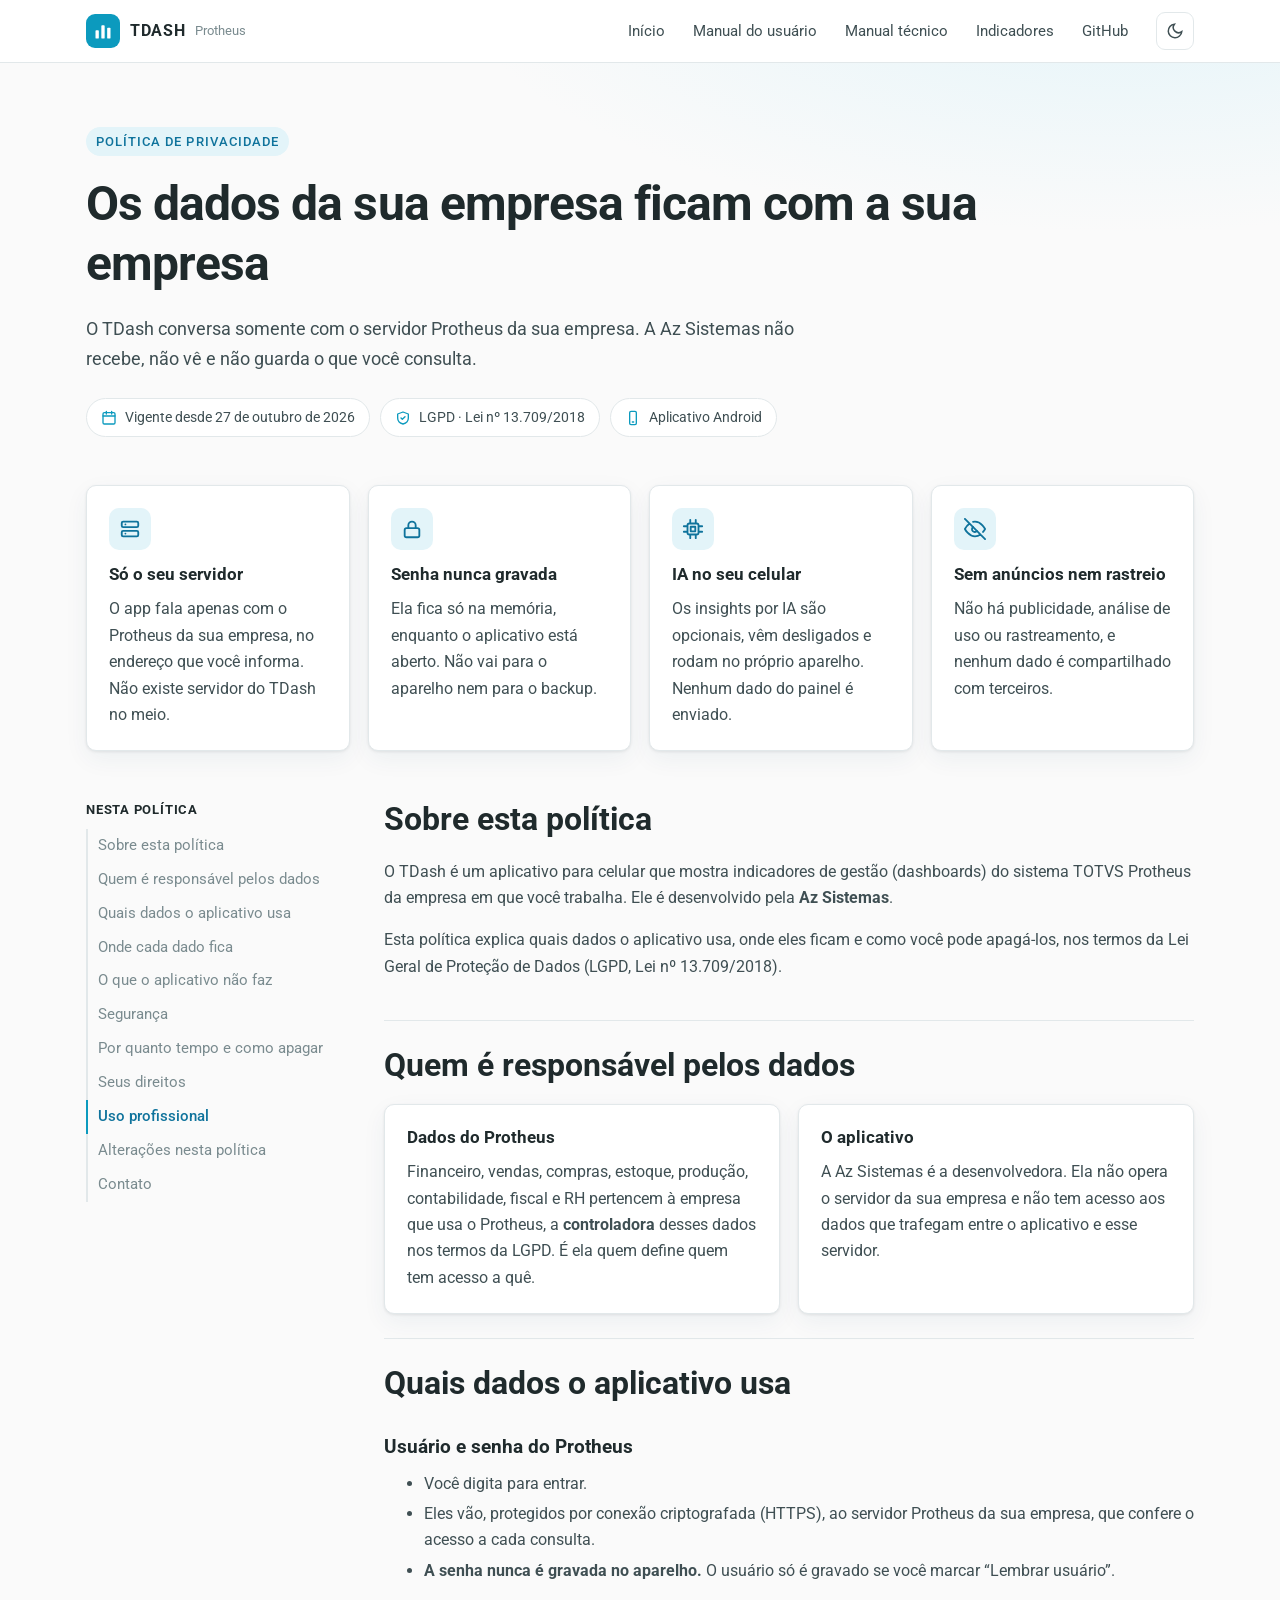
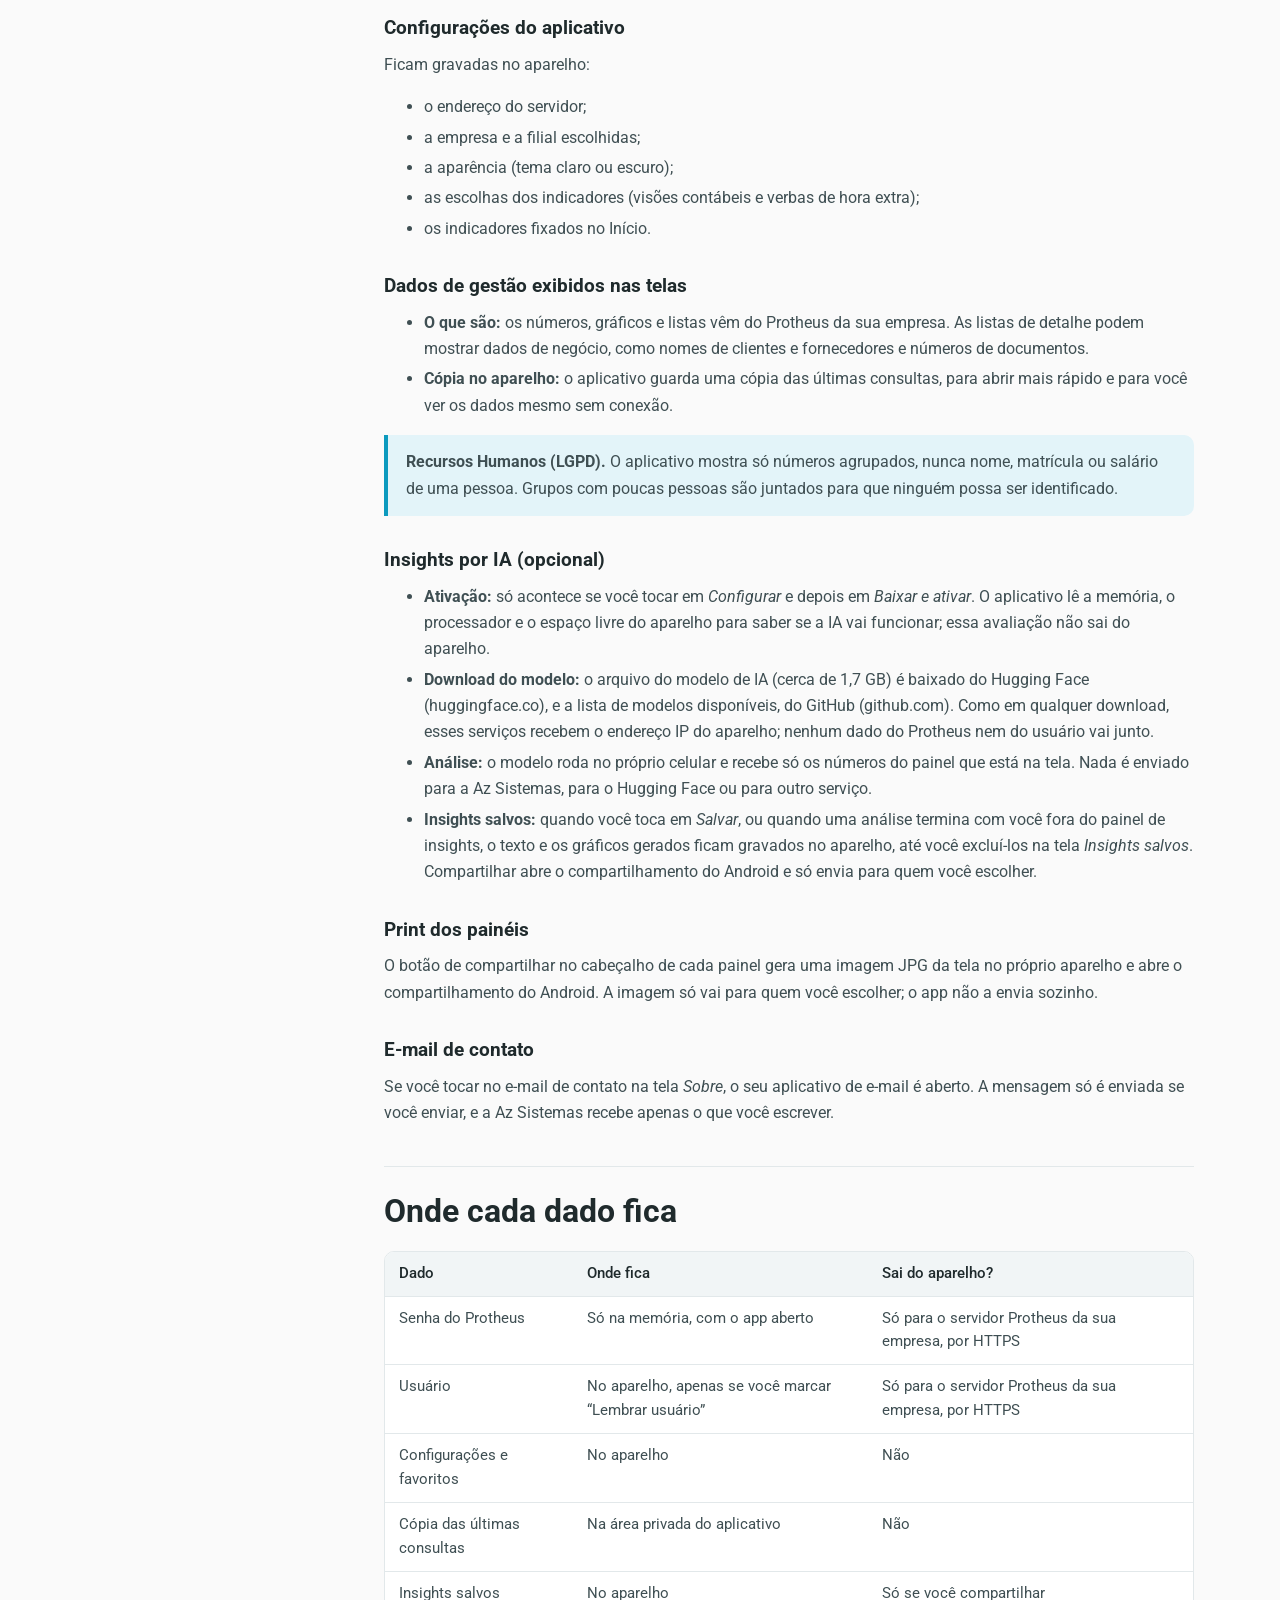
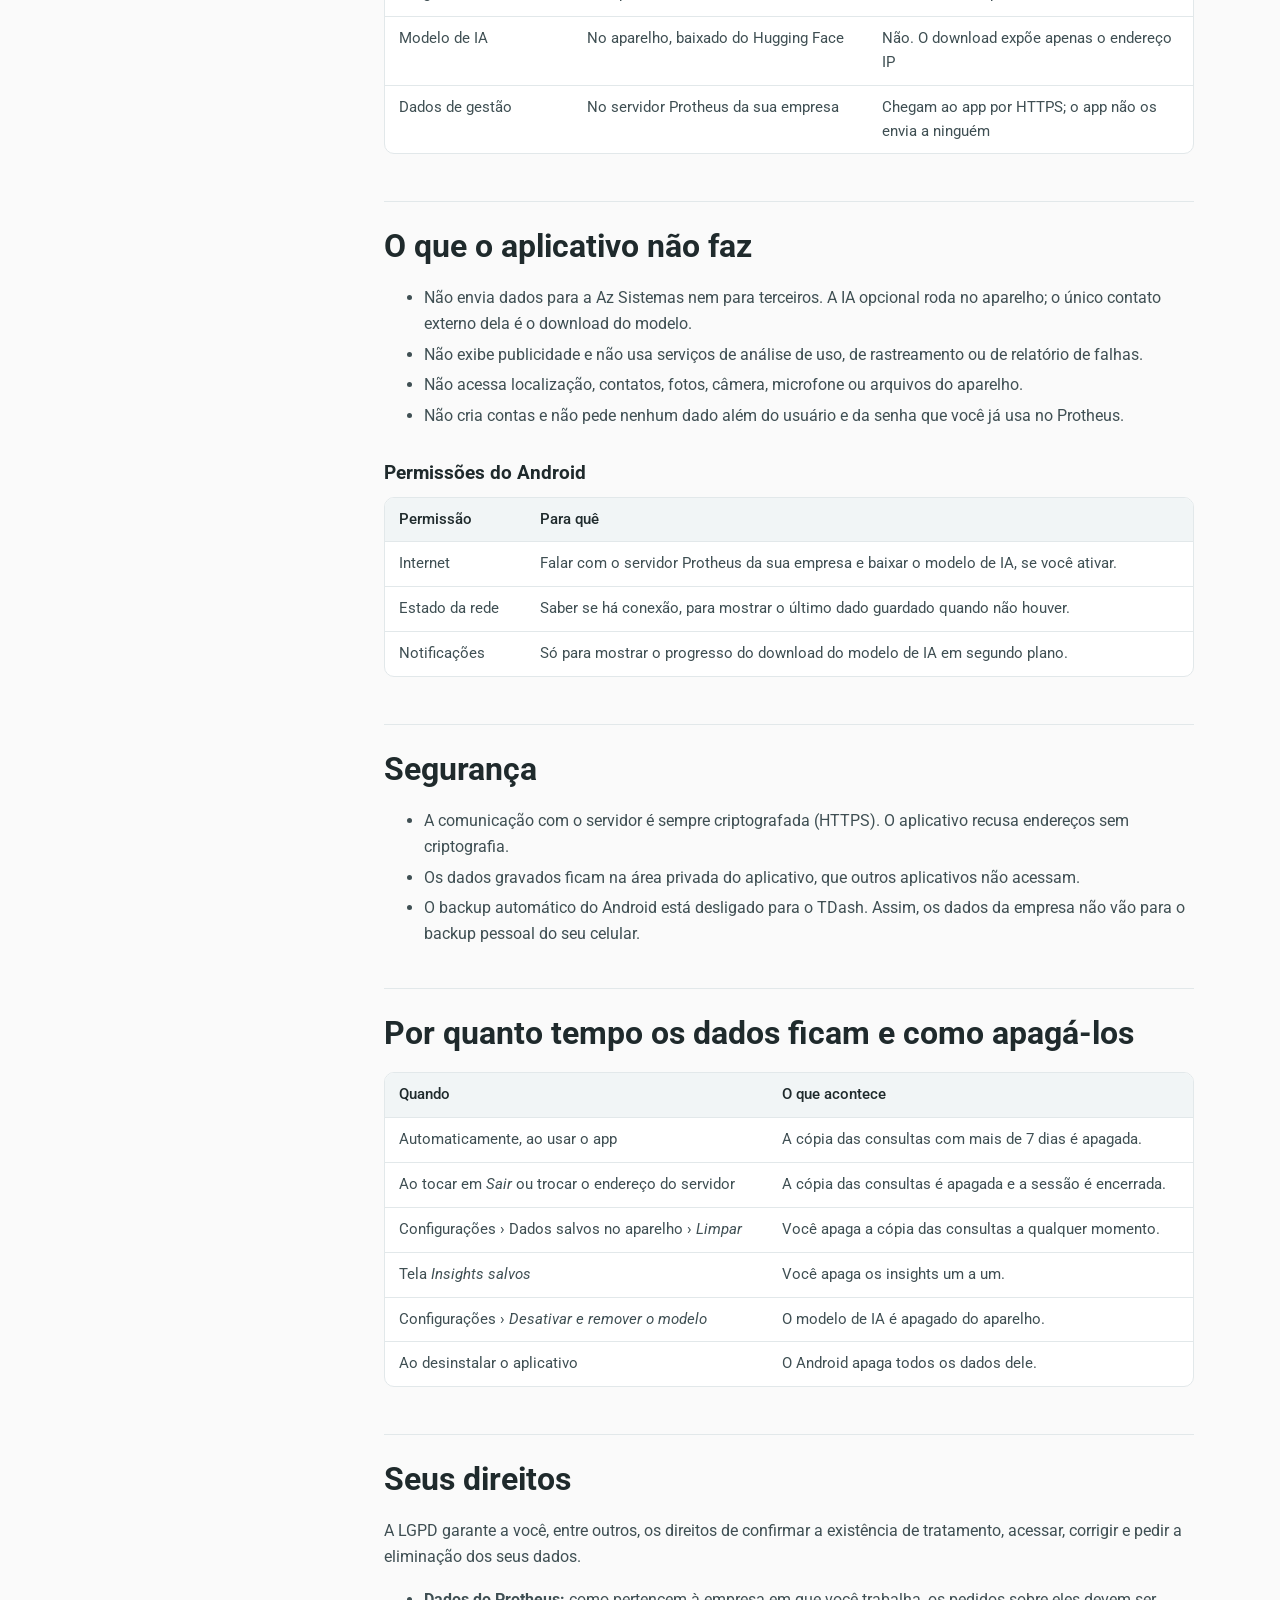
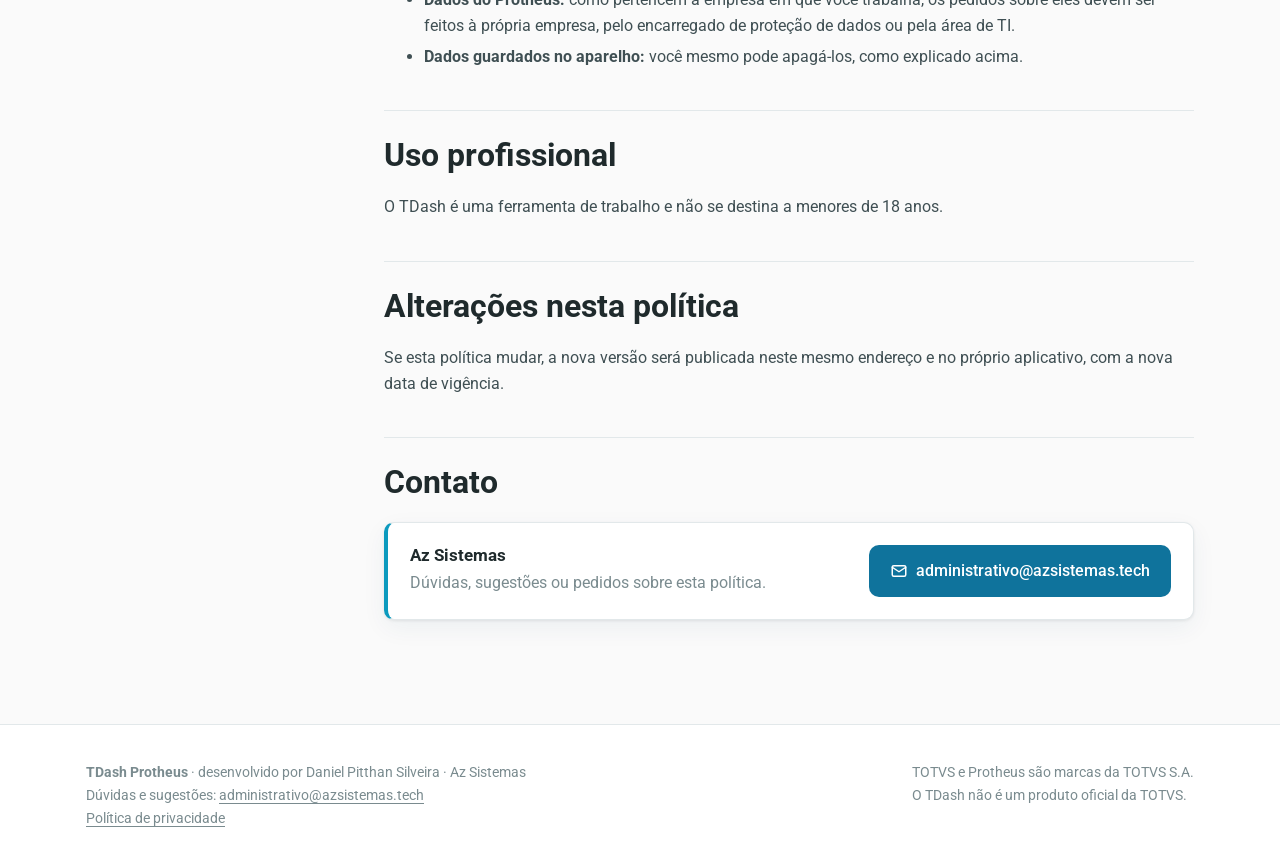
<file: politica-de-privacidade.html>
<!doctype html>
<html lang="pt-BR">
<head>
<meta charset="utf-8">
<meta name="viewport" content="width=device-width, initial-scale=1">
<title>Política de privacidade — TDash Protheus</title>
<meta name="description" content="Política de privacidade do app TDash: quais dados o aplicativo usa, onde ficam, por quanto tempo e como apagá-los, nos termos da LGPD.">
<meta name="theme-color" content="#0f739c">
<link rel="canonical" href="https://danielpitthan.github.io/TDash-Protheus/politica-de-privacidade.html">
<link rel="icon" href="assets/favicon.svg" type="image/svg+xml">
<link rel="preconnect" href="https://fonts.googleapis.com">
<link rel="preconnect" href="https://fonts.gstatic.com" crossorigin>
<link href="https://fonts.googleapis.com/css2?family=Roboto:wght@400;500;700&family=Roboto+Mono:wght@400;500&display=swap" rel="stylesheet">
<link rel="stylesheet" href="assets/site.css">
<script src="assets/site.js"></script>
</head>
<body>

<header class="top">
  <div class="wrap">
    <a class="brand" href="index.html">
      <span class="mark"><svg width="20" height="20" viewBox="0 0 24 24" fill="currentColor"><rect x="3" y="11" width="4" height="10" rx="1"/><rect x="10" y="5" width="4" height="16" rx="1"/><rect x="17" y="8" width="4" height="13" rx="1"/></svg></span>
      TDASH <small>Protheus</small>
    </a>
    <button class="icon-btn menu-btn" id="menuBtn" aria-label="Menu" aria-expanded="false" aria-controls="nav"><svg width="20" height="20" viewBox="0 0 24 24" fill="none" stroke="currentColor" stroke-width="2"><path d="M4 7h16M4 12h16M4 17h16"/></svg></button>
    <nav class="nav" id="nav">
      <a href="index.html">Início</a>
      <a href="usuario.html">Manual do usuário</a>
      <a href="tecnico.html">Manual técnico</a>
      <a href="indicadores.html">Indicadores</a>
      <a href="https://github.com/DanielPitthan/TDash-Protheus">GitHub</a>
    </nav>
    <button class="icon-btn" id="themeBtn" aria-label="Alternar tema claro/escuro"><svg width="18" height="18" viewBox="0 0 24 24" fill="none" stroke="currentColor" stroke-width="2"><path d="M21 12.8A9 9 0 1 1 11.2 3a7 7 0 0 0 9.8 9.8z"/></svg></button>
  </div>
</header>

<div class="policy-hero">
  <div class="wrap">
    <span class="eyebrow">Política de privacidade</span>
    <h1>Os dados da sua empresa ficam com a sua empresa</h1>
    <p class="lead">O TDash conversa somente com o servidor Protheus da sua empresa. A Az Sistemas não recebe, não vê e não guarda o que você consulta.</p>
    <div class="meta-row">
      <span class="meta-pill"><svg width="16" height="16" viewBox="0 0 24 24" fill="none" stroke="currentColor" stroke-width="2" stroke-linecap="round" stroke-linejoin="round"><rect x="3" y="4" width="18" height="17" rx="2"/><path d="M3 9h18M8 2v4M16 2v4"/></svg>Vigente desde 27 de outubro de 2026</span>
      <span class="meta-pill"><svg width="16" height="16" viewBox="0 0 24 24" fill="none" stroke="currentColor" stroke-width="2" stroke-linecap="round" stroke-linejoin="round"><path d="M12 3l8 3v6c0 5-3.5 8-8 9-4.5-1-8-4-8-9V6z"/><path d="M9 12l2 2 4-4"/></svg>LGPD · Lei nº 13.709/2018</span>
      <span class="meta-pill"><svg width="16" height="16" viewBox="0 0 24 24" fill="none" stroke="currentColor" stroke-width="2" stroke-linecap="round" stroke-linejoin="round"><rect x="7" y="2" width="10" height="20" rx="2"/><path d="M11 18h2"/></svg>Aplicativo Android</span>
    </div>
  </div>
</div>

<section class="policy-summary" aria-labelledby="resumo">
  <div class="wrap">
    <h2 id="resumo" class="sr-only">Resumo</h2>
    <div class="grid g4">
      <div class="card">
        <div class="ic"><svg width="22" height="22" viewBox="0 0 24 24" fill="none" stroke="currentColor" stroke-width="2" stroke-linecap="round" stroke-linejoin="round"><rect x="3" y="4" width="18" height="6" rx="1.5"/><rect x="3" y="14" width="18" height="6" rx="1.5"/><path d="M7 7h.01M7 17h.01"/></svg></div>
        <h3>Só o seu servidor</h3>
        <p>O app fala apenas com o Protheus da sua empresa, no endereço que você informa. Não existe servidor do TDash no meio.</p>
      </div>
      <div class="card">
        <div class="ic"><svg width="22" height="22" viewBox="0 0 24 24" fill="none" stroke="currentColor" stroke-width="2" stroke-linecap="round" stroke-linejoin="round"><rect x="4" y="11" width="16" height="10" rx="2"/><path d="M8 11V8a4 4 0 0 1 8 0v3"/></svg></div>
        <h3>Senha nunca gravada</h3>
        <p>Ela fica só na memória, enquanto o aplicativo está aberto. Não vai para o aparelho nem para o backup.</p>
      </div>
      <div class="card">
        <div class="ic"><svg width="22" height="22" viewBox="0 0 24 24" fill="none" stroke="currentColor" stroke-width="2" stroke-linecap="round" stroke-linejoin="round"><rect x="6" y="6" width="12" height="12" rx="2"/><rect x="9.5" y="9.5" width="5" height="5"/><path d="M9 2v3M15 2v3M9 19v3M15 19v3M2 9h3M2 15h3M19 9h3M19 15h3"/></svg></div>
        <h3>IA no seu celular</h3>
        <p>Os insights por IA são opcionais, vêm desligados e rodam no próprio aparelho. Nenhum dado do painel é enviado.</p>
      </div>
      <div class="card">
        <div class="ic"><svg width="22" height="22" viewBox="0 0 24 24" fill="none" stroke="currentColor" stroke-width="2" stroke-linecap="round" stroke-linejoin="round"><path d="M17.9 17.9A10.1 10.1 0 0 1 12 20C5 20 1 12 1 12a18.5 18.5 0 0 1 5.1-5.9M9.9 4.2A9.1 9.1 0 0 1 12 4c7 0 11 8 11 8a18.5 18.5 0 0 1-2.2 3.2M1 1l22 22"/><path d="M14.1 14.1a3 3 0 1 1-4.2-4.2"/></svg></div>
        <h3>Sem anúncios nem rastreio</h3>
        <p>Não há publicidade, análise de uso ou rastreamento, e nenhum dado é compartilhado com terceiros.</p>
      </div>
    </div>
  </div>
</section>

<div class="wrap doc">
  <nav class="toc" aria-label="Nesta política">
    <b>Nesta política</b>
    <a href="#sobre">Sobre esta política</a>
    <a href="#responsaveis">Quem é responsável pelos dados</a>
    <a href="#dados">Quais dados o aplicativo usa</a>
    <a href="#onde-ficam">Onde cada dado fica</a>
    <a href="#nao-faz">O que o aplicativo não faz</a>
    <a href="#seguranca">Segurança</a>
    <a href="#retencao">Por quanto tempo e como apagar</a>
    <a href="#direitos">Seus direitos</a>
    <a href="#profissional">Uso profissional</a>
    <a href="#alteracoes">Alterações nesta política</a>
    <a href="#contato">Contato</a>
  </nav>

  <article>
    <section id="sobre">
      <h2>Sobre esta política</h2>
      <p>O TDash é um aplicativo para celular que mostra indicadores de gestão (dashboards) do sistema TOTVS Protheus da
        empresa em que você trabalha. Ele é desenvolvido pela <b>Az Sistemas</b>.</p>
      <p>Esta política explica quais dados o aplicativo usa, onde eles ficam e como você pode apagá-los, nos termos da Lei
        Geral de Proteção de Dados (LGPD, Lei nº 13.709/2018).</p>
    </section>

    <section id="responsaveis">
      <h2>Quem é responsável pelos dados</h2>
      <div class="grid g2">
        <div class="card">
          <h3>Dados do Protheus</h3>
          <p>Financeiro, vendas, compras, estoque, produção, contabilidade, fiscal e RH pertencem à empresa que usa o
            Protheus, a <b>controladora</b> desses dados nos termos da LGPD. É ela quem define quem tem acesso a quê.</p>
        </div>
        <div class="card">
          <h3>O aplicativo</h3>
          <p>A Az Sistemas é a desenvolvedora. Ela não opera o servidor da sua empresa e não tem acesso aos dados que
            trafegam entre o aplicativo e esse servidor.</p>
        </div>
      </div>
    </section>

    <section id="dados">
      <h2>Quais dados o aplicativo usa</h2>

      <h3>Usuário e senha do Protheus</h3>
      <ul>
        <li>Você digita para entrar.</li>
        <li>Eles vão, protegidos por conexão criptografada (HTTPS), ao servidor Protheus da sua empresa, que confere o
          acesso a cada consulta.</li>
        <li><b>A senha nunca é gravada no aparelho.</b> O usuário só é gravado se você marcar “Lembrar usuário”.</li>
      </ul>

      <h3>Configurações do aplicativo</h3>
      <p>Ficam gravadas no aparelho:</p>
      <ul>
        <li>o endereço do servidor;</li>
        <li>a empresa e a filial escolhidas;</li>
        <li>a aparência (tema claro ou escuro);</li>
        <li>as escolhas dos indicadores (visões contábeis e verbas de hora extra);</li>
        <li>os indicadores fixados no Início.</li>
      </ul>

      <h3>Dados de gestão exibidos nas telas</h3>
      <ul>
        <li><b>O que são:</b> os números, gráficos e listas vêm do Protheus da sua empresa. As listas de detalhe podem
          mostrar dados de negócio, como nomes de clientes e fornecedores e números de documentos.</li>
        <li><b>Cópia no aparelho:</b> o aplicativo guarda uma cópia das últimas consultas, para abrir mais rápido e para
          você ver os dados mesmo sem conexão.</li>
      </ul>
      <div class="callout">
        <p><b>Recursos Humanos (LGPD).</b> O aplicativo mostra só números agrupados, nunca nome, matrícula ou salário de uma
          pessoa. Grupos com poucas pessoas são juntados para que ninguém possa ser identificado.</p>
      </div>

      <h3>Insights por IA (opcional)</h3>
      <ul>
        <li><b>Ativação:</b> só acontece se você tocar em <i>Configurar</i> e depois em <i>Baixar e ativar</i>. O aplicativo
          lê a memória, o processador e o espaço livre do aparelho para saber se a IA vai funcionar; essa avaliação não sai
          do aparelho.</li>
        <li><b>Download do modelo:</b> o arquivo do modelo de IA (cerca de 1,7 GB) é baixado do Hugging Face
          (huggingface.co), e a lista de modelos disponíveis, do GitHub (github.com). Como em qualquer download, esses
          serviços recebem o endereço IP do aparelho; nenhum dado do Protheus nem do usuário vai junto.</li>
        <li><b>Análise:</b> o modelo roda no próprio celular e recebe só os números do painel que está na tela. Nada é
          enviado para a Az Sistemas, para o Hugging Face ou para outro serviço.</li>
        <li><b>Insights salvos:</b> quando você toca em <i>Salvar</i>, ou quando uma análise termina com você fora do painel
          de insights, o texto e os gráficos gerados ficam gravados no aparelho, até você excluí-los na tela
          <i>Insights salvos</i>. Compartilhar abre o compartilhamento do Android e só envia para quem você escolher.</li>
      </ul>

      <h3>Print dos painéis</h3>
      <p>O botão de compartilhar no cabeçalho de cada painel gera uma imagem JPG da tela no próprio aparelho e abre o
        compartilhamento do Android. A imagem só vai para quem você escolher; o app não a envia sozinho.</p>

      <h3>E-mail de contato</h3>
      <p>Se você tocar no e-mail de contato na tela <i>Sobre</i>, o seu aplicativo de e-mail é aberto. A mensagem só é
        enviada se você enviar, e a Az Sistemas recebe apenas o que você escrever.</p>
    </section>

    <section id="onde-ficam">
      <h2>Onde cada dado fica</h2>
      <div class="table-wrap"><table>
        <thead><tr><th>Dado</th><th>Onde fica</th><th>Sai do aparelho?</th></tr></thead>
        <tbody>
          <tr><td>Senha do Protheus</td><td>Só na memória, com o app aberto</td><td>Só para o servidor Protheus da sua empresa, por HTTPS</td></tr>
          <tr><td>Usuário</td><td>No aparelho, apenas se você marcar “Lembrar usuário”</td><td>Só para o servidor Protheus da sua empresa, por HTTPS</td></tr>
          <tr><td>Configurações e favoritos</td><td>No aparelho</td><td>Não</td></tr>
          <tr><td>Cópia das últimas consultas</td><td>Na área privada do aplicativo</td><td>Não</td></tr>
          <tr><td>Insights salvos</td><td>No aparelho</td><td>Só se você compartilhar</td></tr>
          <tr><td>Modelo de IA</td><td>No aparelho, baixado do Hugging Face</td><td>Não. O download expõe apenas o endereço IP</td></tr>
          <tr><td>Dados de gestão</td><td>No servidor Protheus da sua empresa</td><td>Chegam ao app por HTTPS; o app não os envia a ninguém</td></tr>
        </tbody>
      </table></div>
    </section>

    <section id="nao-faz">
      <h2>O que o aplicativo não faz</h2>
      <ul>
        <li>Não envia dados para a Az Sistemas nem para terceiros. A IA opcional roda no aparelho; o único contato externo
          dela é o download do modelo.</li>
        <li>Não exibe publicidade e não usa serviços de análise de uso, de rastreamento ou de relatório de falhas.</li>
        <li>Não acessa localização, contatos, fotos, câmera, microfone ou arquivos do aparelho.</li>
        <li>Não cria contas e não pede nenhum dado além do usuário e da senha que você já usa no Protheus.</li>
      </ul>
      <h3>Permissões do Android</h3>
      <div class="table-wrap"><table>
        <thead><tr><th>Permissão</th><th>Para quê</th></tr></thead>
        <tbody>
          <tr><td>Internet</td><td>Falar com o servidor Protheus da sua empresa e baixar o modelo de IA, se você ativar.</td></tr>
          <tr><td>Estado da rede</td><td>Saber se há conexão, para mostrar o último dado guardado quando não houver.</td></tr>
          <tr><td>Notificações</td><td>Só para mostrar o progresso do download do modelo de IA em segundo plano.</td></tr>
        </tbody>
      </table></div>
    </section>

    <section id="seguranca">
      <h2>Segurança</h2>
      <ul>
        <li>A comunicação com o servidor é sempre criptografada (HTTPS). O aplicativo recusa endereços sem criptografia.</li>
        <li>Os dados gravados ficam na área privada do aplicativo, que outros aplicativos não acessam.</li>
        <li>O backup automático do Android está desligado para o TDash. Assim, os dados da empresa não vão para o backup
          pessoal do seu celular.</li>
      </ul>
    </section>

    <section id="retencao">
      <h2>Por quanto tempo os dados ficam e como apagá-los</h2>
      <div class="table-wrap"><table>
        <thead><tr><th>Quando</th><th>O que acontece</th></tr></thead>
        <tbody>
          <tr><td>Automaticamente, ao usar o app</td><td>A cópia das consultas com mais de 7 dias é apagada.</td></tr>
          <tr><td>Ao tocar em <i>Sair</i> ou trocar o endereço do servidor</td><td>A cópia das consultas é apagada e a sessão é encerrada.</td></tr>
          <tr><td>Configurações › Dados salvos no aparelho › <i>Limpar</i></td><td>Você apaga a cópia das consultas a qualquer momento.</td></tr>
          <tr><td>Tela <i>Insights salvos</i></td><td>Você apaga os insights um a um.</td></tr>
          <tr><td>Configurações › <i>Desativar e remover o modelo</i></td><td>O modelo de IA é apagado do aparelho.</td></tr>
          <tr><td>Ao desinstalar o aplicativo</td><td>O Android apaga todos os dados dele.</td></tr>
        </tbody>
      </table></div>
    </section>

    <section id="direitos">
      <h2>Seus direitos</h2>
      <p>A LGPD garante a você, entre outros, os direitos de confirmar a existência de tratamento, acessar, corrigir e pedir
        a eliminação dos seus dados.</p>
      <ul>
        <li><b>Dados do Protheus:</b> como pertencem à empresa em que você trabalha, os pedidos sobre eles devem ser feitos
          à própria empresa, pelo encarregado de proteção de dados ou pela área de TI.</li>
        <li><b>Dados guardados no aparelho:</b> você mesmo pode apagá-los, como explicado acima.</li>
      </ul>
    </section>

    <section id="profissional">
      <h2>Uso profissional</h2>
      <p>O TDash é uma ferramenta de trabalho e não se destina a menores de 18 anos.</p>
    </section>

    <section id="alteracoes">
      <h2>Alterações nesta política</h2>
      <p>Se esta política mudar, a nova versão será publicada neste mesmo endereço e no próprio aplicativo, com a nova data
        de vigência.</p>
    </section>

    <section id="contato">
      <h2>Contato</h2>
      <div class="card contact-card">
        <div>
          <h3>Az Sistemas</h3>
          <p>Dúvidas, sugestões ou pedidos sobre esta política.</p>
        </div>
        <a class="btn btn-primary" href="mailto:administrativo@azsistemas.tech"><svg width="18" height="18" viewBox="0 0 24 24" fill="none" stroke="currentColor" stroke-width="2" stroke-linecap="round" stroke-linejoin="round"><rect x="3" y="5" width="18" height="14" rx="2"/><path d="M3 7l9 6 9-6"/></svg>administrativo@azsistemas.tech</a>
      </div>
    </section>
  </article>
</div>

<footer>
  <div class="wrap">
    <div>
      <b>TDash Protheus</b> · desenvolvido por Daniel Pitthan Silveira · Az Sistemas<br>
      Dúvidas e sugestões: <a href="mailto:administrativo@azsistemas.tech">administrativo@azsistemas.tech</a><br>
      <a href="politica-de-privacidade.html">Política de privacidade</a>
    </div>
    <div>TOTVS e Protheus são marcas da TOTVS S.A.<br>O TDash não é um produto oficial da TOTVS.</div>
  </div>
</footer>
</body>
</html>
</file>
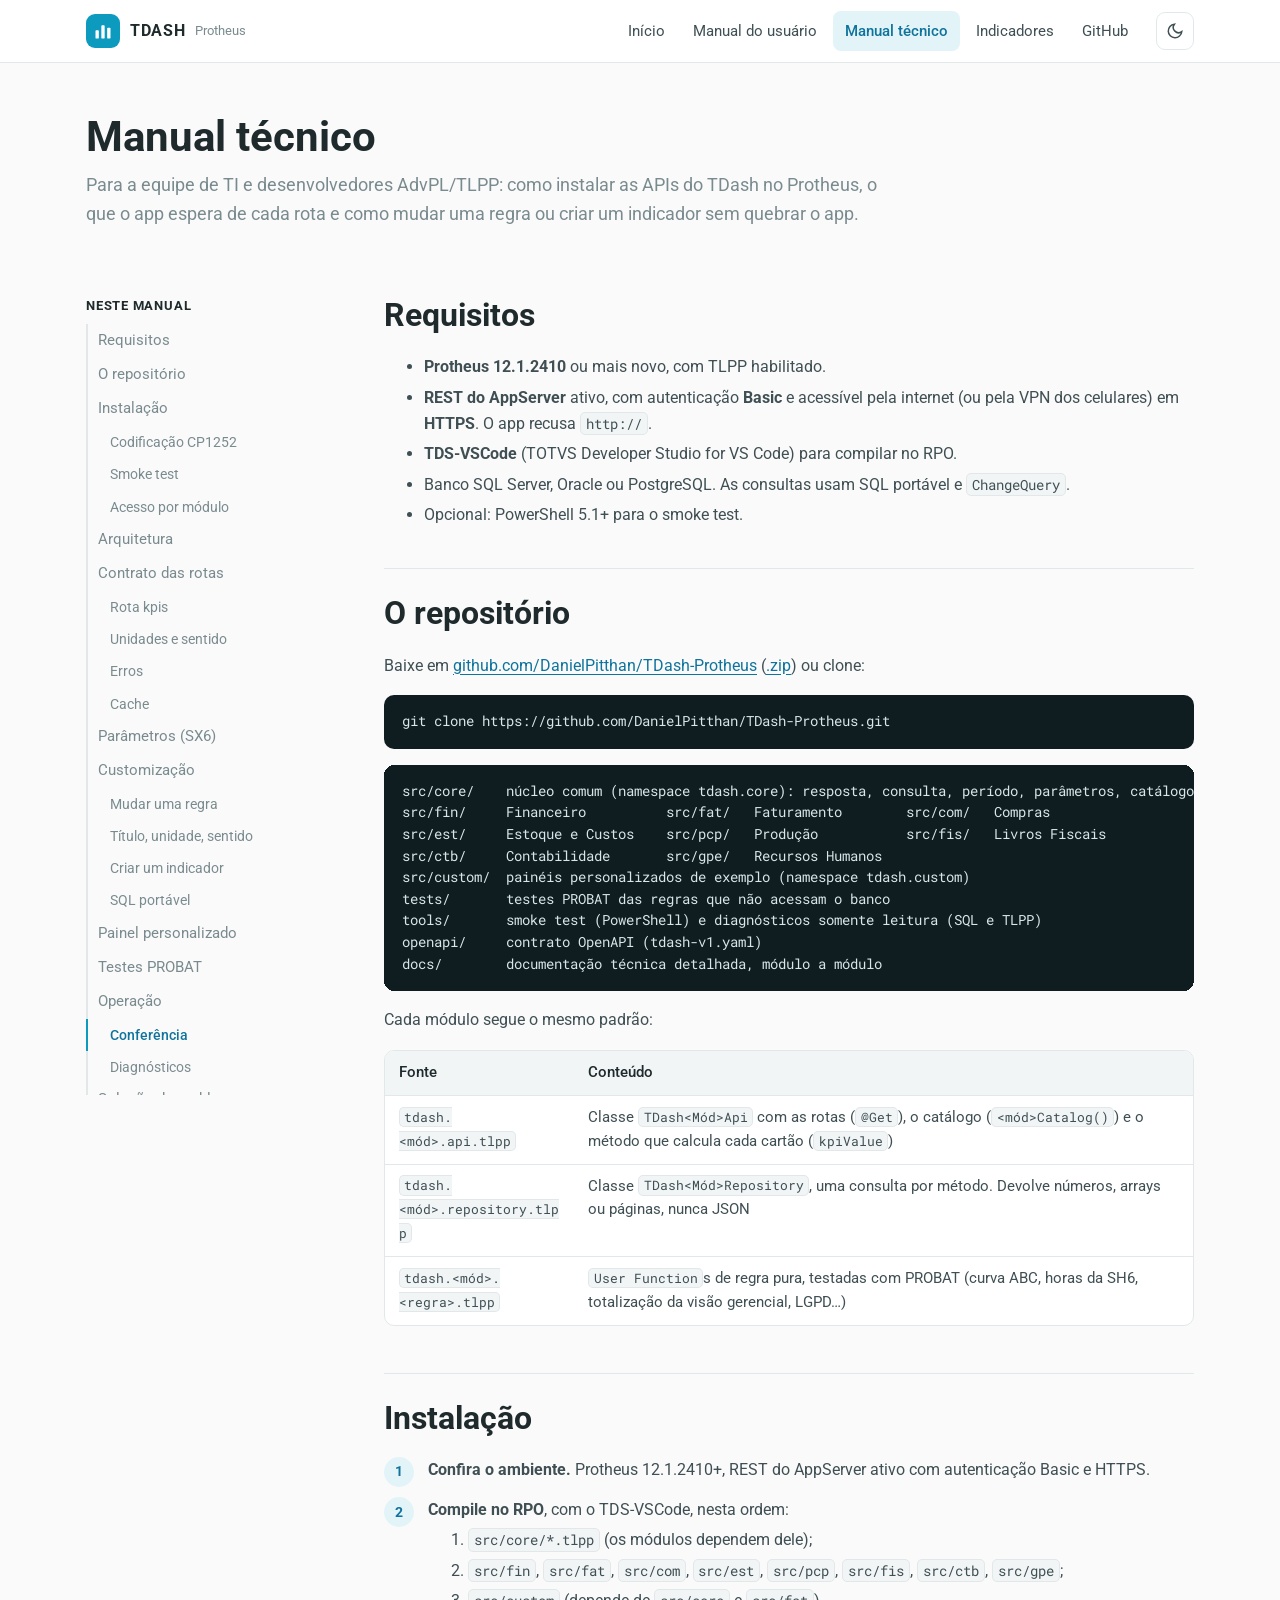
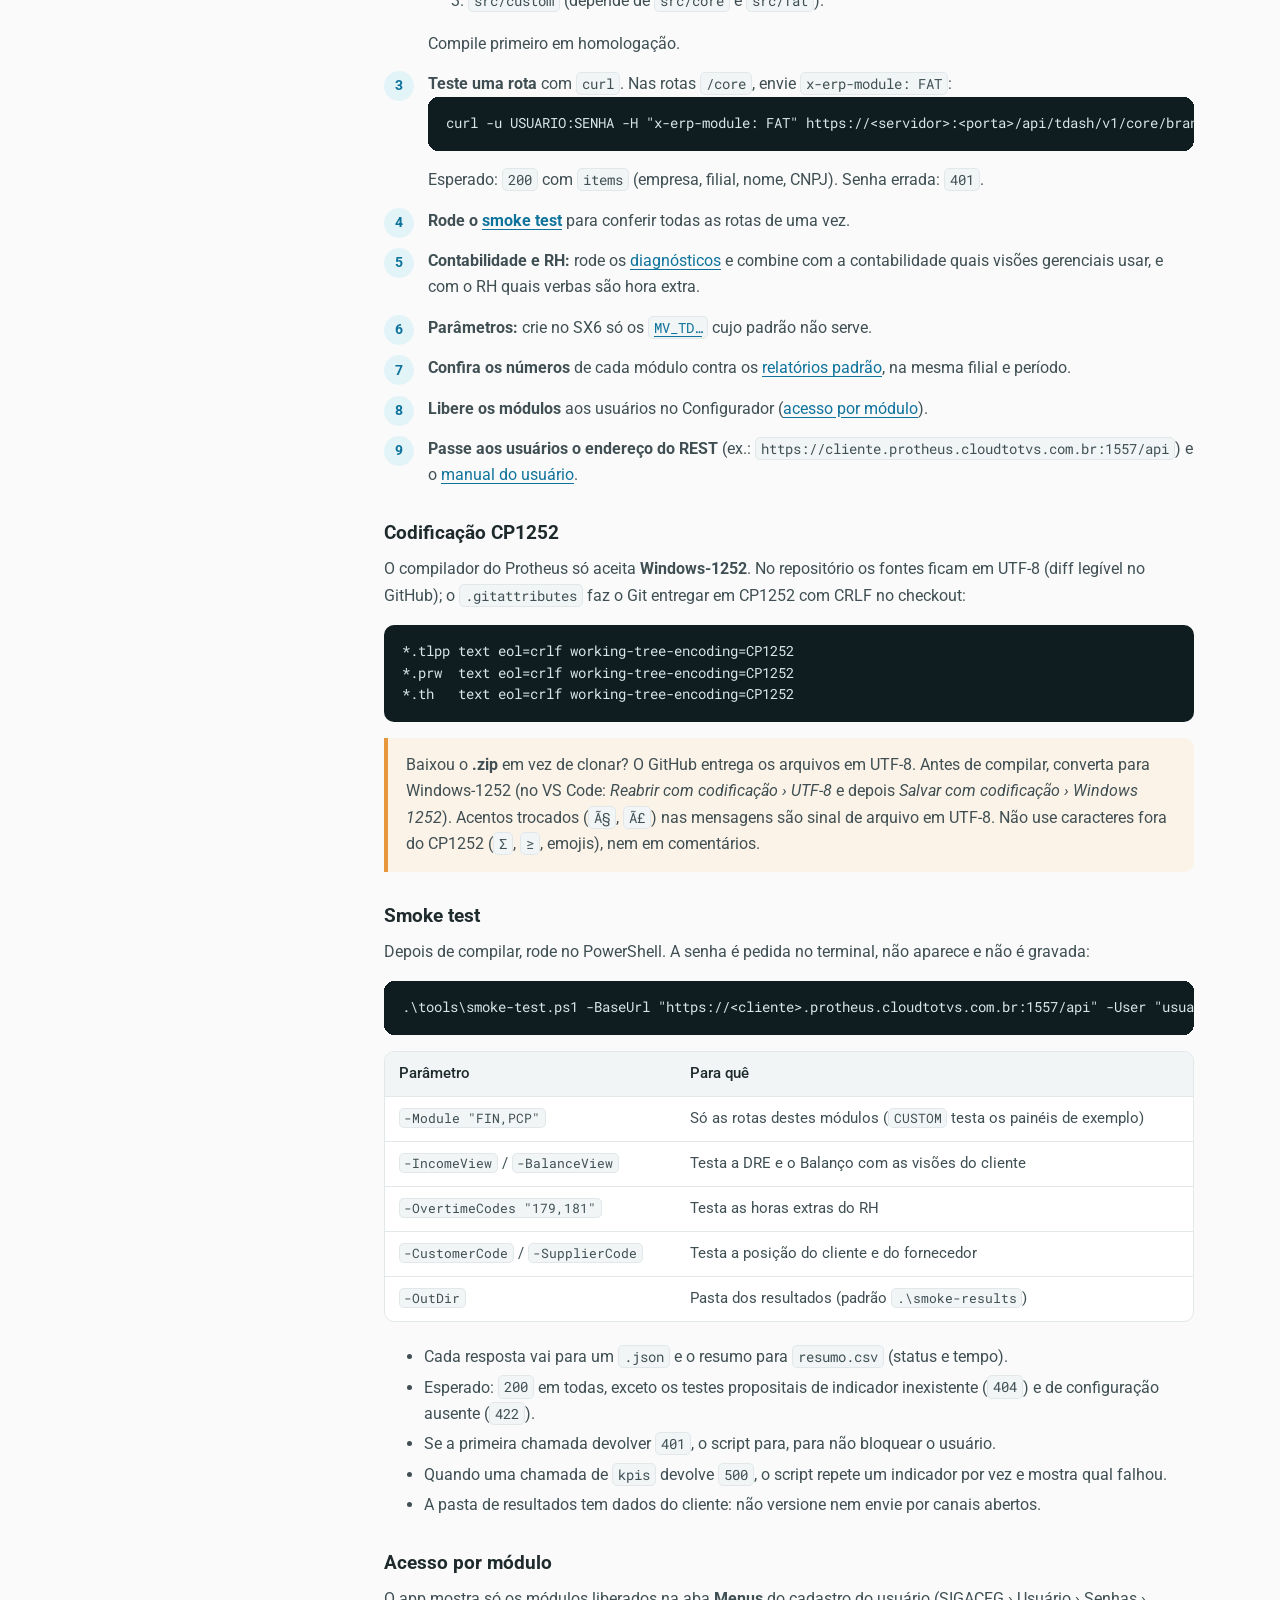
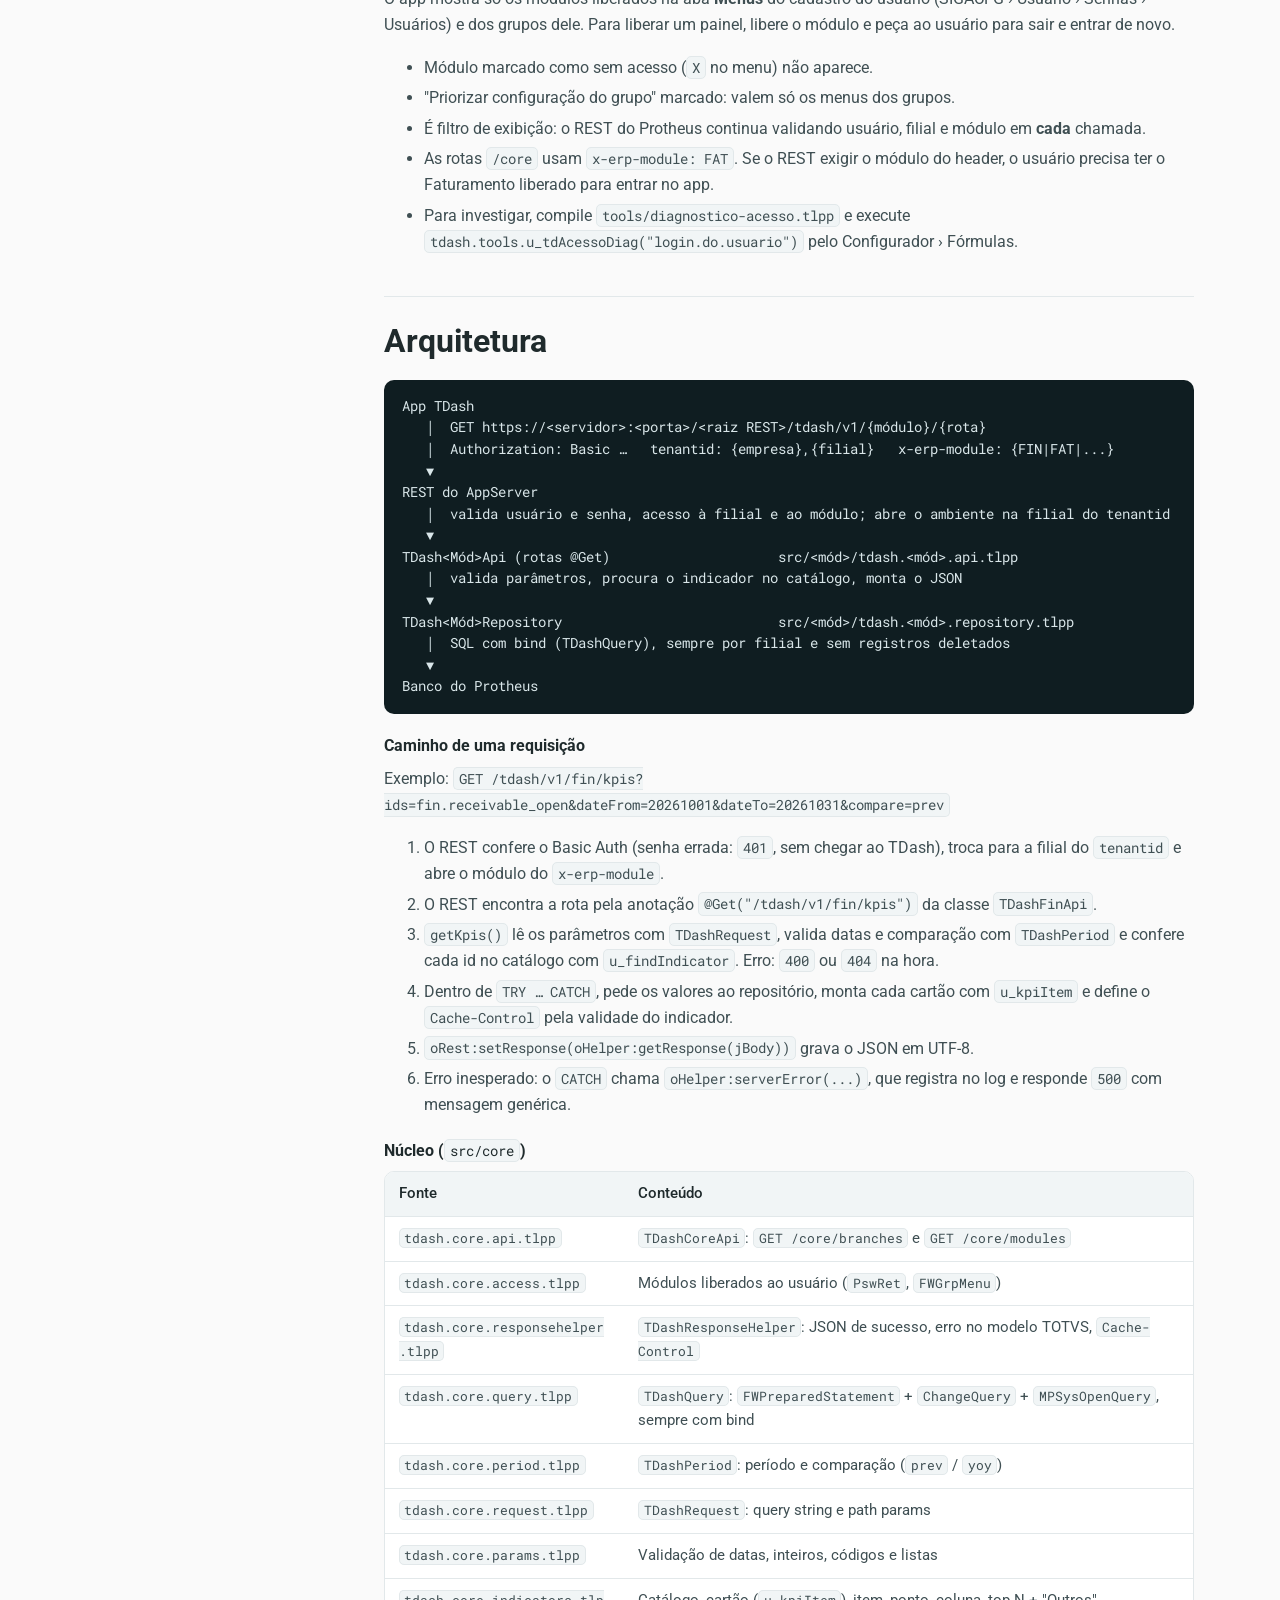
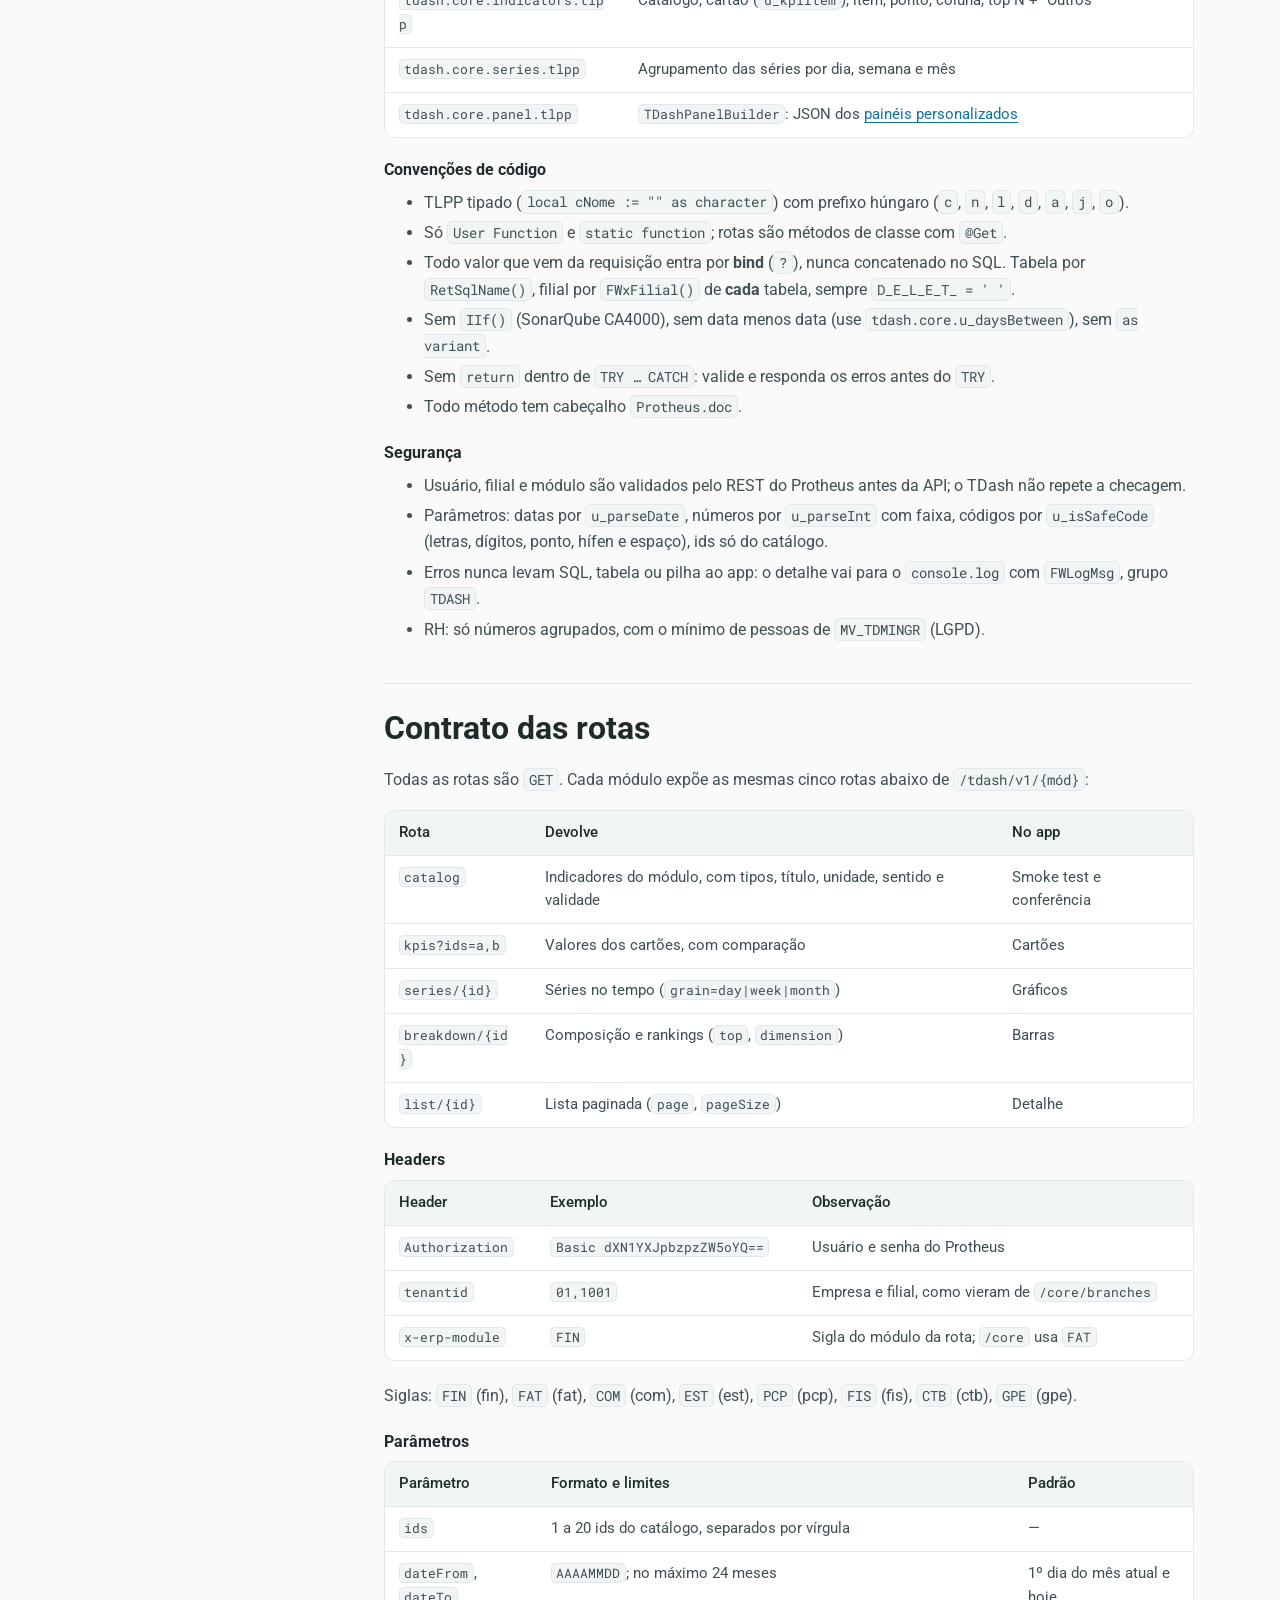
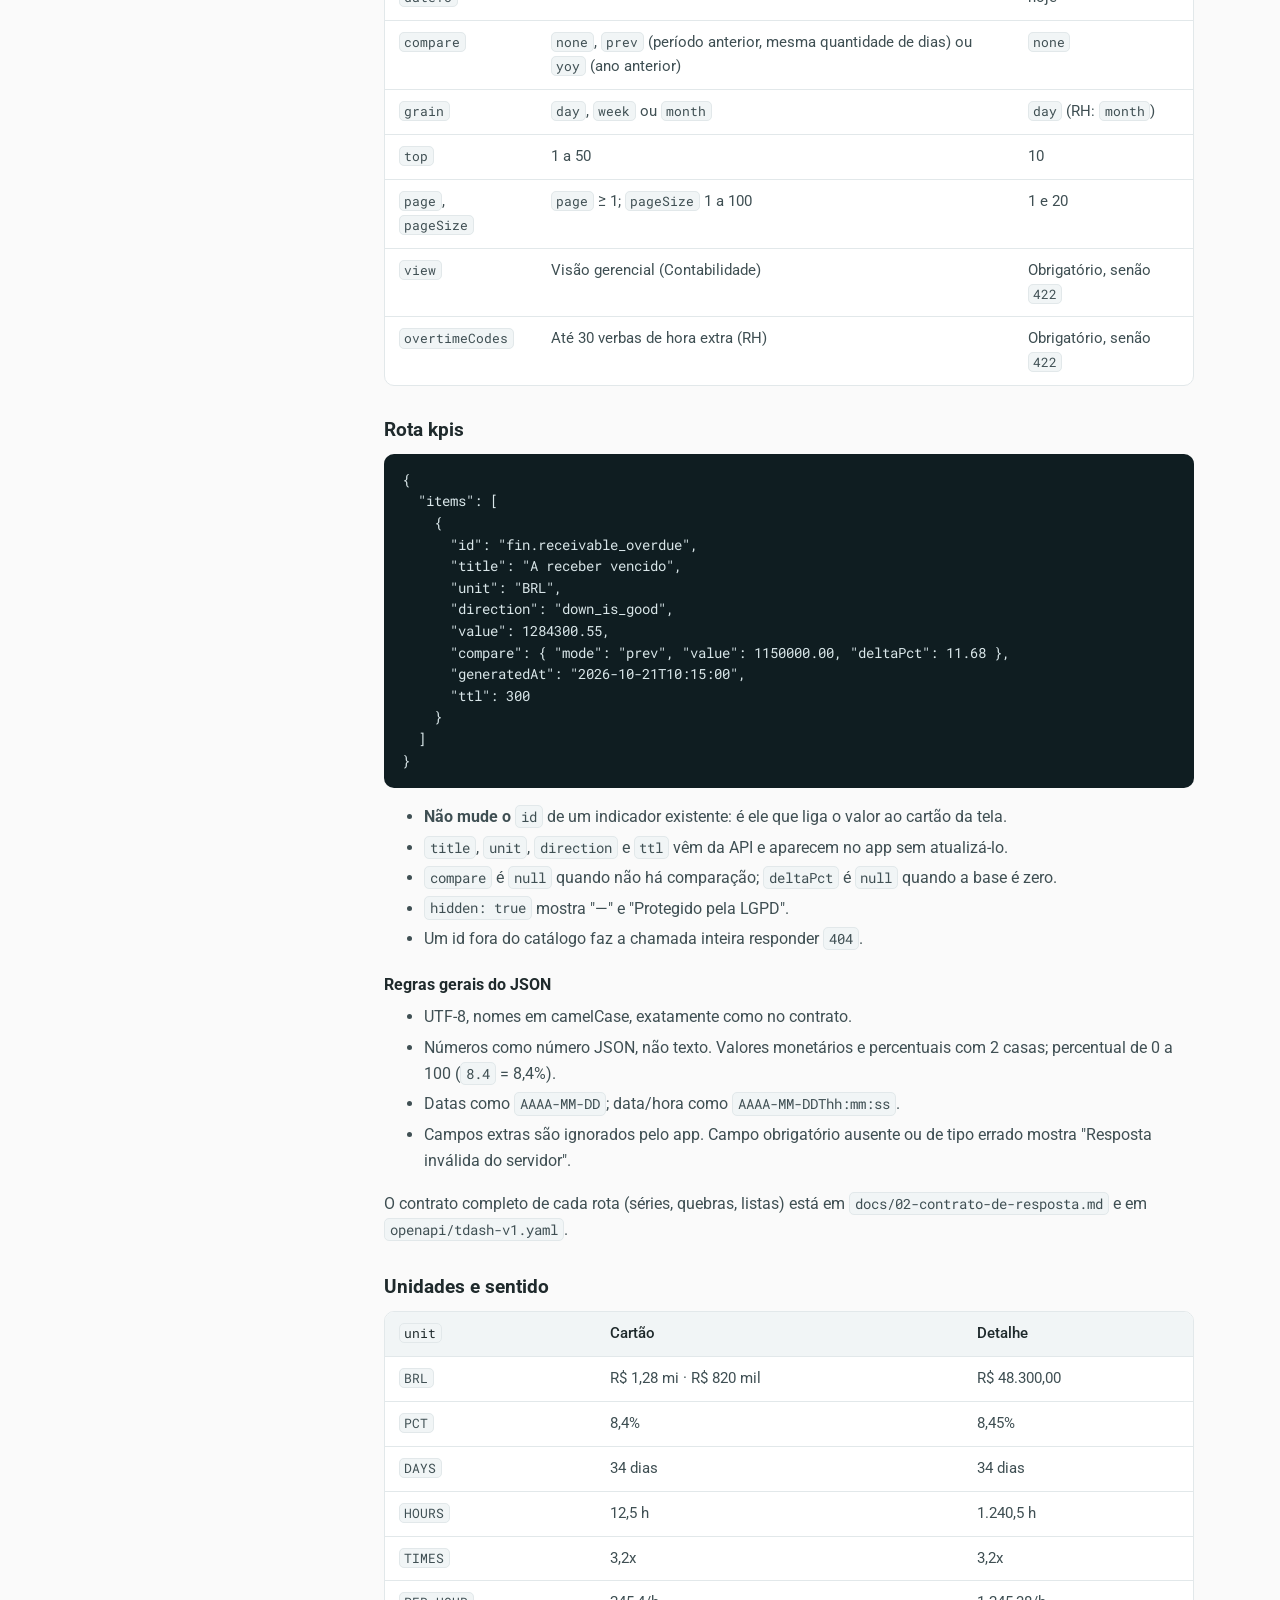
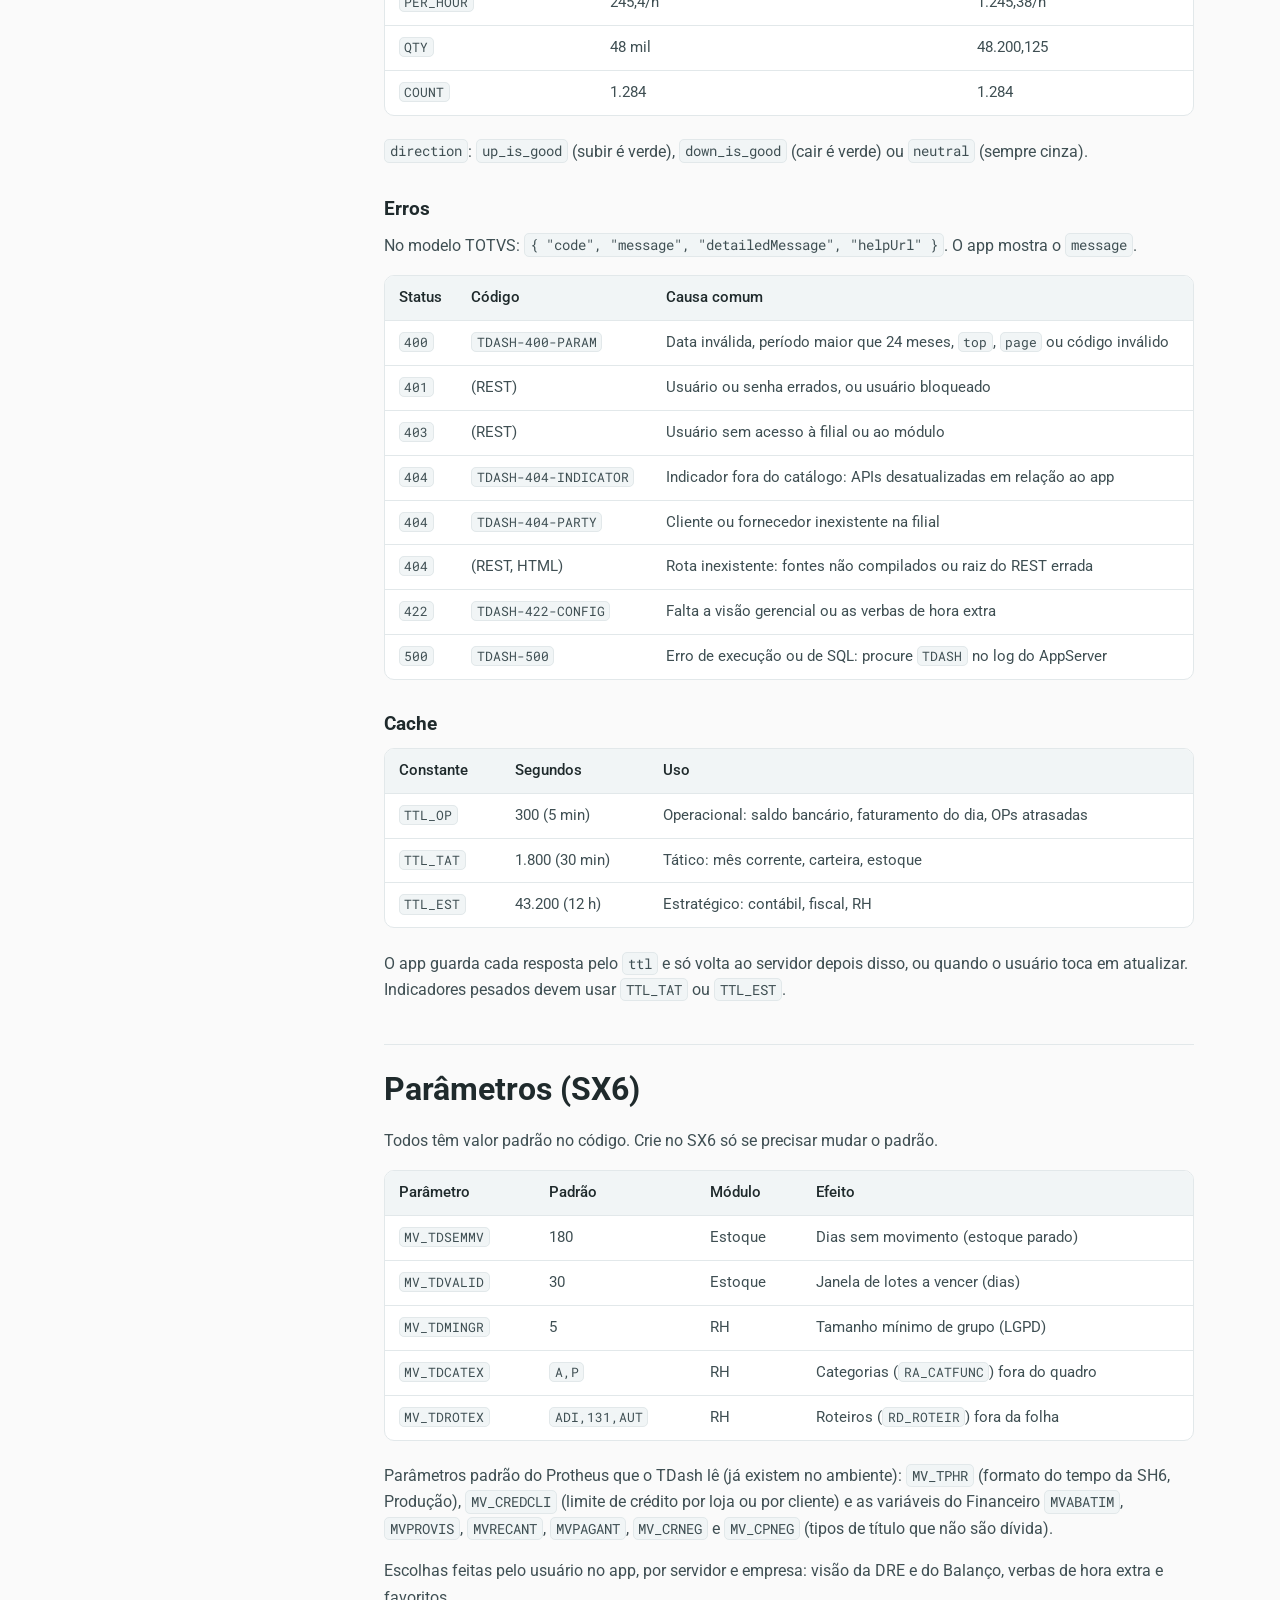
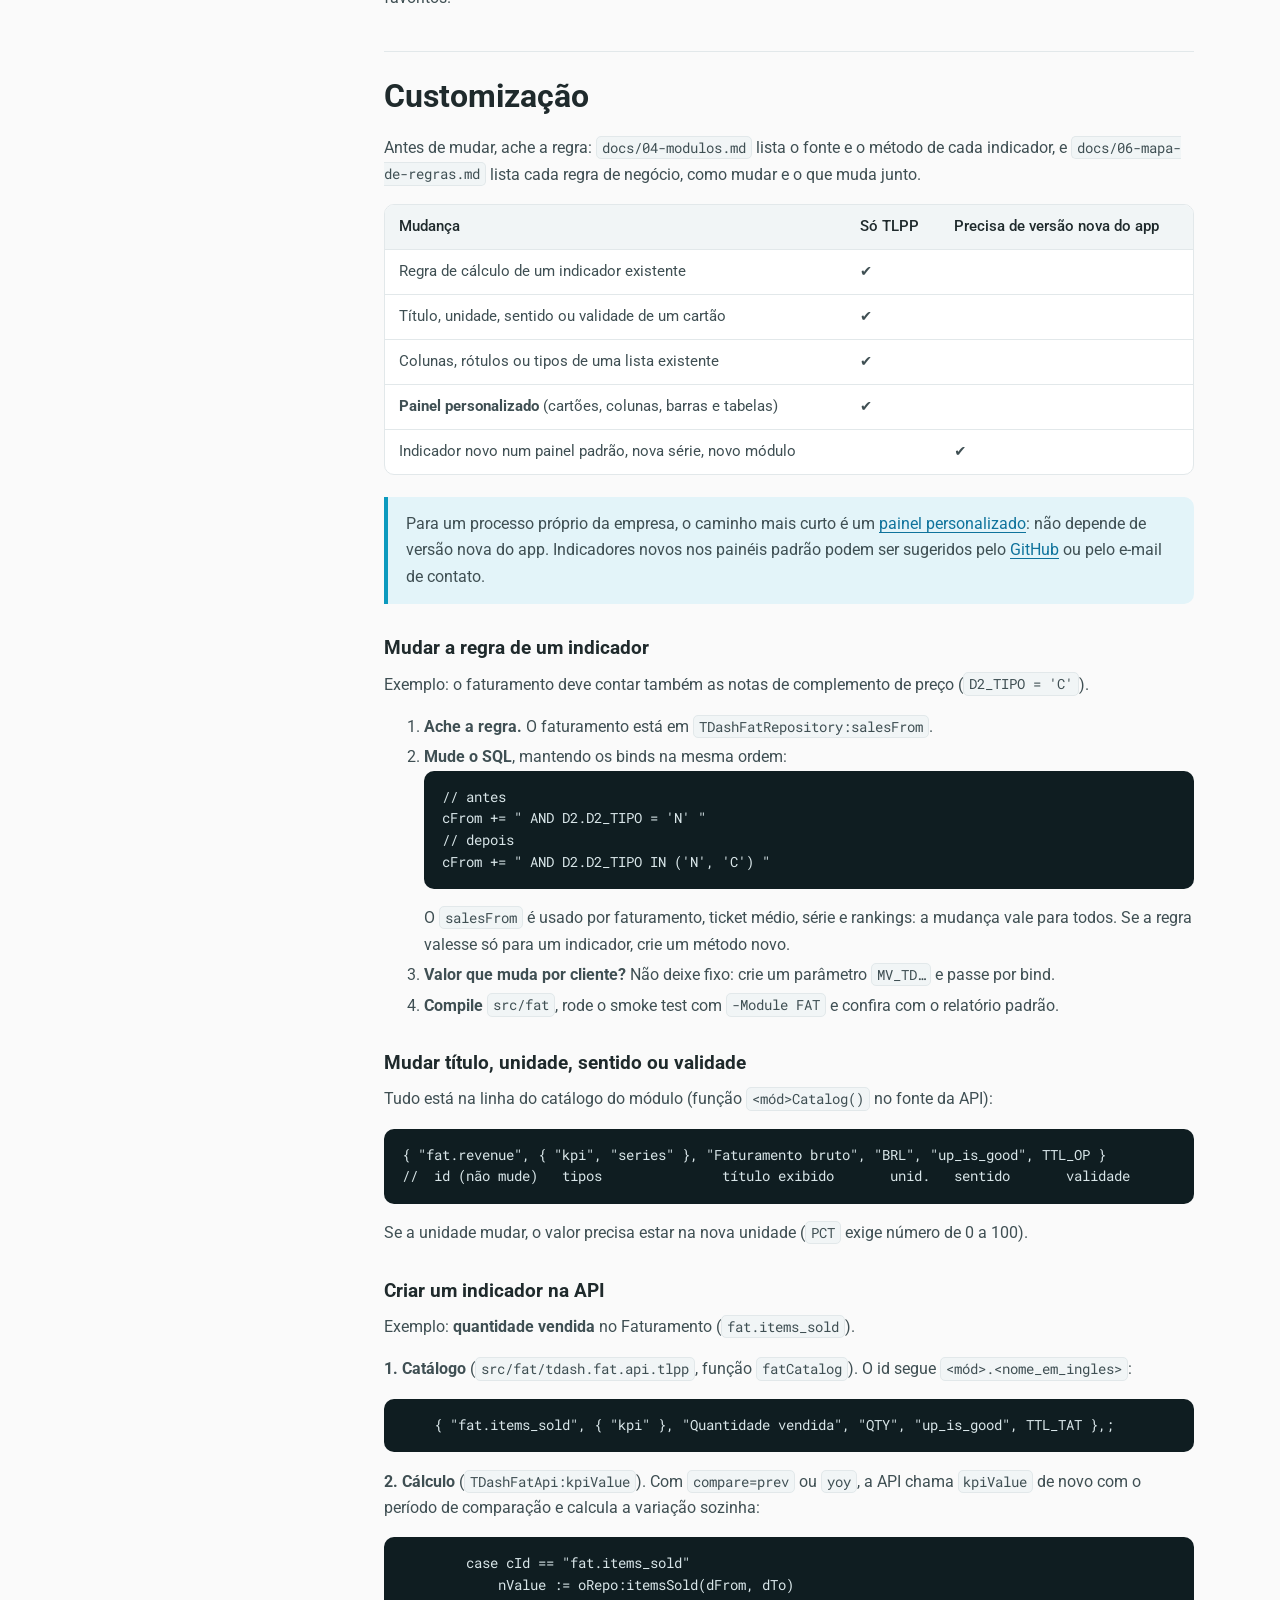
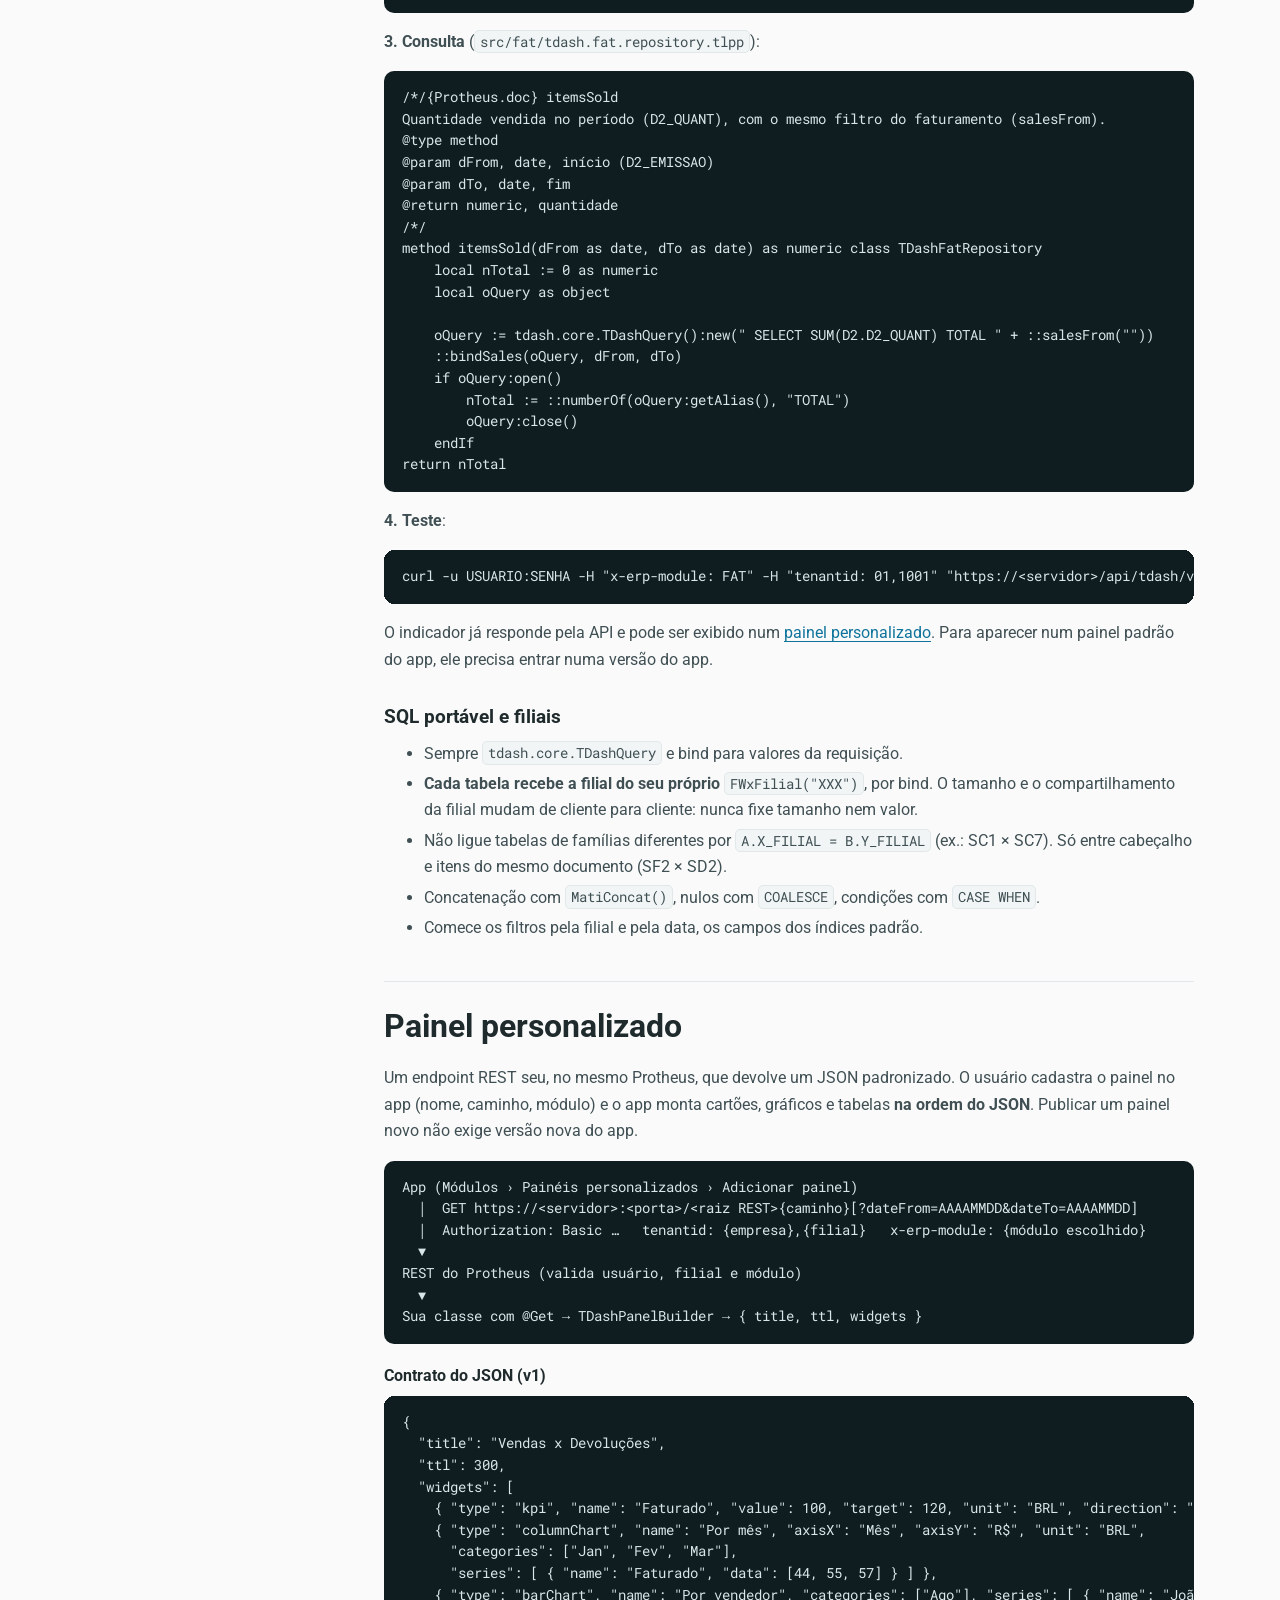
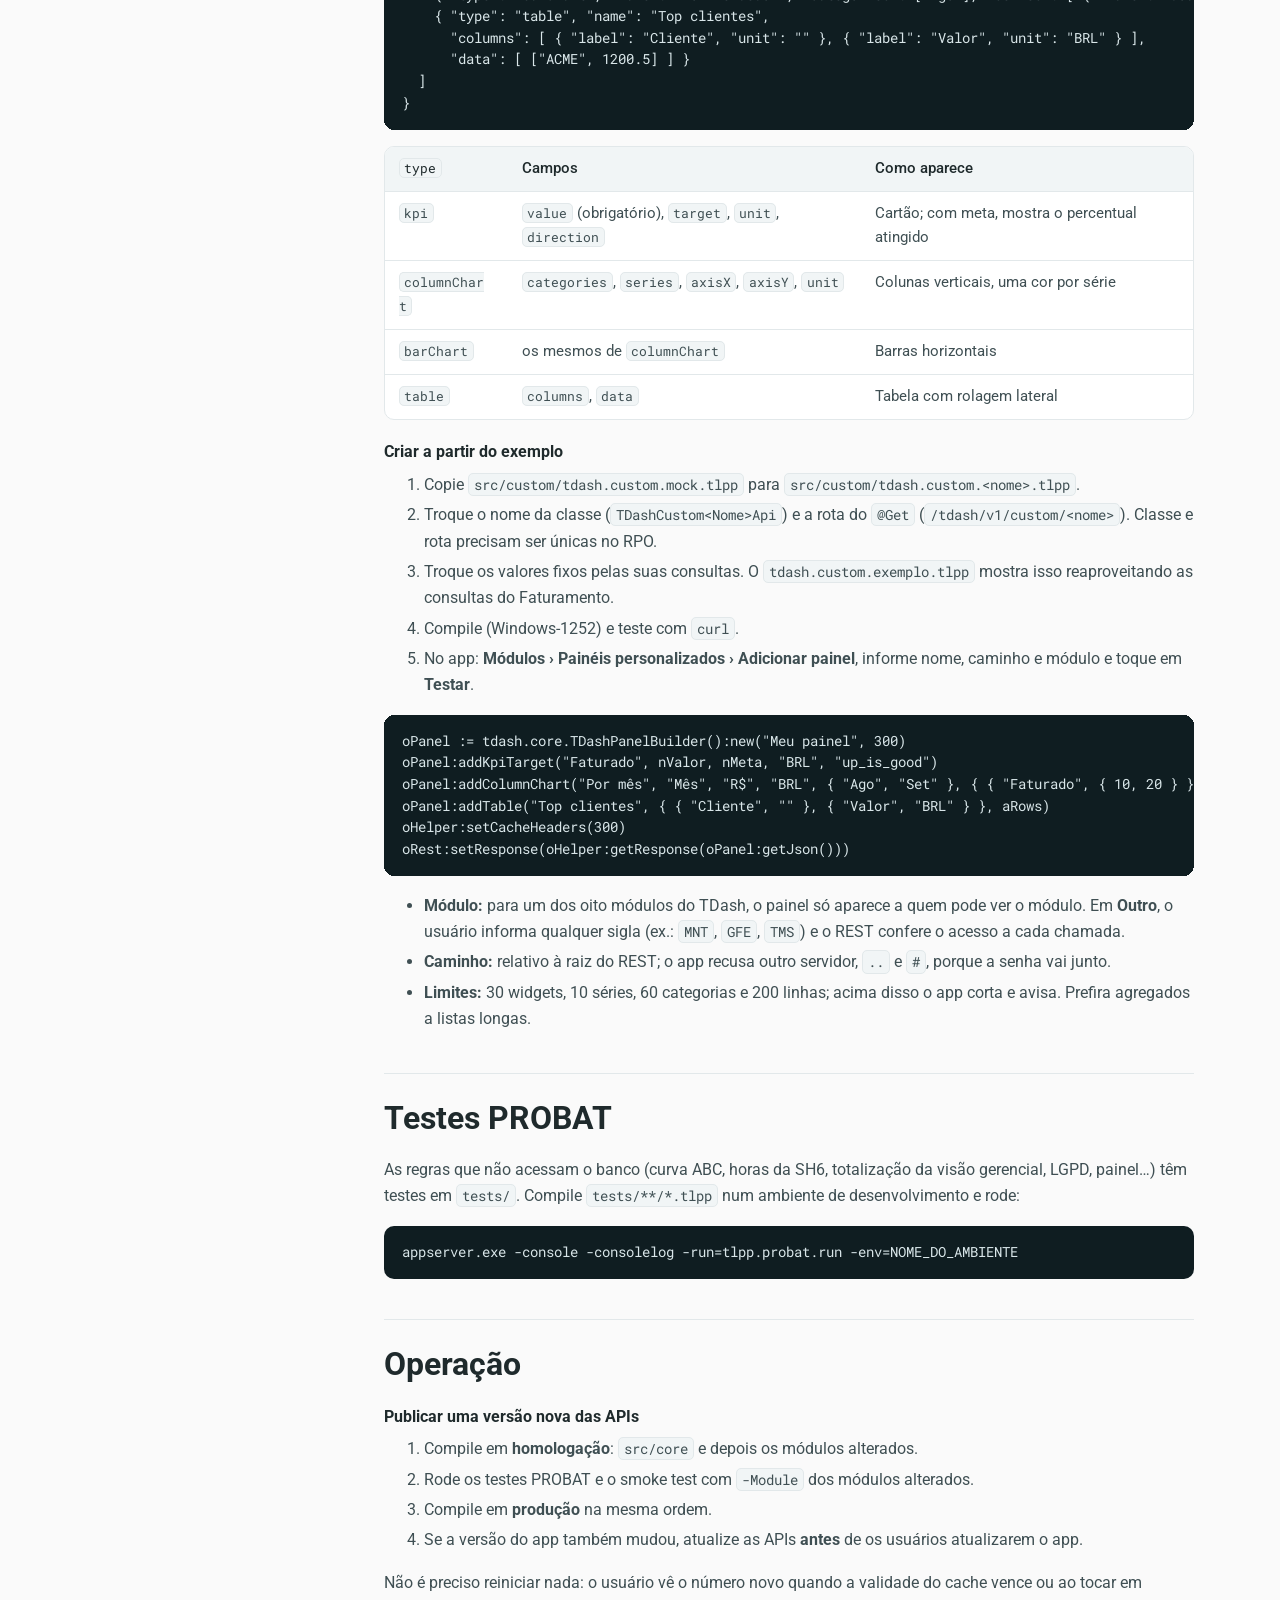
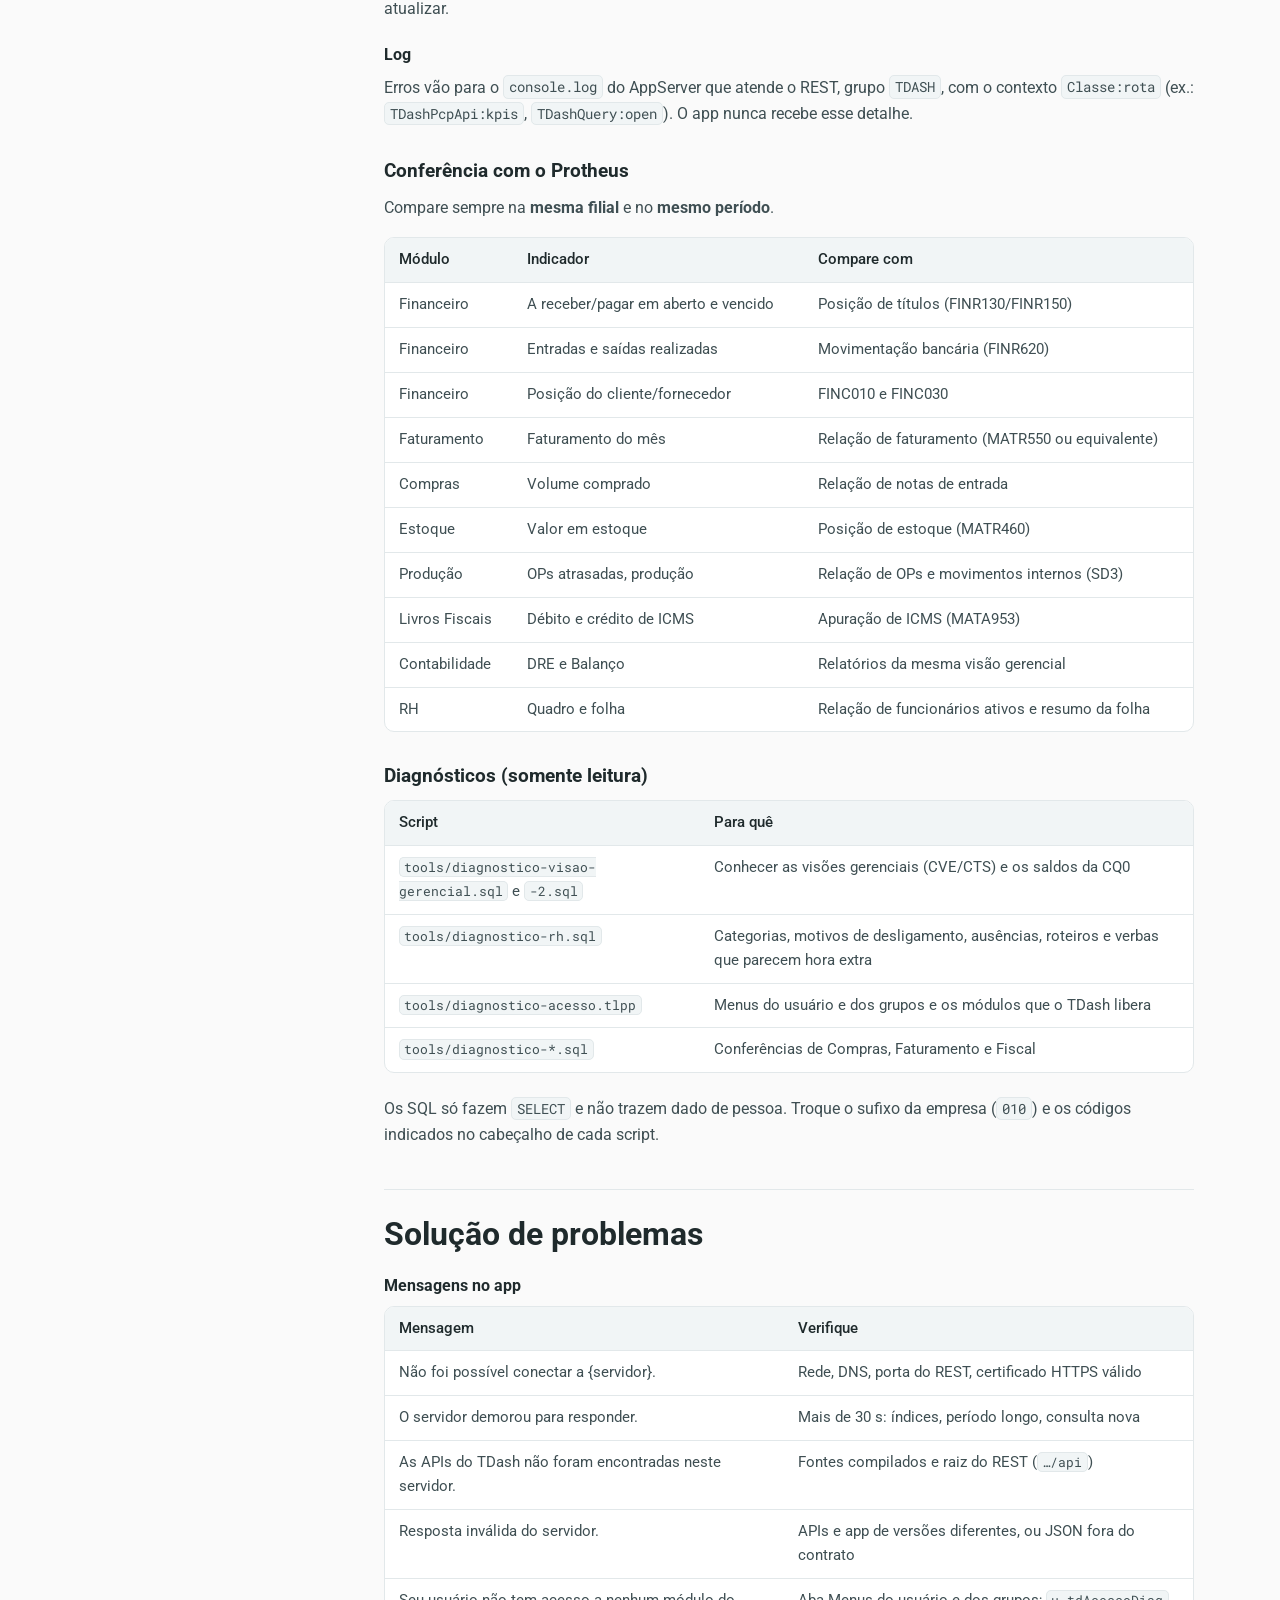
<file: tecnico.html>
<!doctype html>
<html lang="pt-BR">
<head>
<meta charset="utf-8">
<meta name="viewport" content="width=device-width, initial-scale=1">
<title>Manual técnico — TDash Protheus</title>
<meta name="description" content="Instalação, arquitetura, contrato JSON, customização, painéis personalizados, operação e solução de problemas das APIs TLPP do TDash.">
<meta name="theme-color" content="#0f739c">
<link rel="icon" href="assets/favicon.svg" type="image/svg+xml">
<link rel="preconnect" href="https://fonts.googleapis.com">
<link rel="preconnect" href="https://fonts.gstatic.com" crossorigin>
<link href="https://fonts.googleapis.com/css2?family=Roboto:wght@400;500;700&family=Roboto+Mono:wght@400;500&display=swap" rel="stylesheet">
<link rel="stylesheet" href="assets/site.css">
<script src="assets/site.js"></script>
</head>
<body>

<header class="top">
  <div class="wrap">
    <a class="brand" href="index.html">
      <span class="mark"><svg width="20" height="20" viewBox="0 0 24 24" fill="currentColor"><rect x="3" y="11" width="4" height="10" rx="1"/><rect x="10" y="5" width="4" height="16" rx="1"/><rect x="17" y="8" width="4" height="13" rx="1"/></svg></span>
      TDASH <small>Protheus</small>
    </a>
    <button class="icon-btn menu-btn" id="menuBtn" aria-label="Menu" aria-expanded="false" aria-controls="nav"><svg width="20" height="20" viewBox="0 0 24 24" fill="none" stroke="currentColor" stroke-width="2"><path d="M4 7h16M4 12h16M4 17h16"/></svg></button>
    <nav class="nav" id="nav">
      <a href="index.html">Início</a>
      <a href="usuario.html">Manual do usuário</a>
      <a href="tecnico.html" aria-current="page">Manual técnico</a>
      <a href="indicadores.html">Indicadores</a>
      <a href="https://github.com/DanielPitthan/TDash-Protheus">GitHub</a>
    </nav>
    <button class="icon-btn" id="themeBtn" aria-label="Alternar tema claro/escuro"><svg width="18" height="18" viewBox="0 0 24 24" fill="none" stroke="currentColor" stroke-width="2"><path d="M21 12.8A9 9 0 1 1 11.2 3a7 7 0 0 0 9.8 9.8z"/></svg></button>
  </div>
</header>

<div class="wrap doc-head">
  <h1>Manual técnico</h1>
  <p>Para a equipe de TI e desenvolvedores AdvPL/TLPP: como instalar as APIs do TDash no Protheus, o que o app espera de
    cada rota e como mudar uma regra ou criar um indicador sem quebrar o app.</p>
</div>

<div class="wrap doc">
  <nav class="toc" aria-label="Neste manual">
    <b>Neste manual</b>
    <a href="#requisitos">Requisitos</a>
    <a href="#repositorio">O repositório</a>
    <a href="#instalacao">Instalação</a>
    <a class="sub" href="#codificacao">Codificação CP1252</a>
    <a class="sub" href="#smoke">Smoke test</a>
    <a class="sub" href="#acesso">Acesso por módulo</a>
    <a href="#arquitetura">Arquitetura</a>
    <a href="#contrato">Contrato das rotas</a>
    <a class="sub" href="#kpis">Rota kpis</a>
    <a class="sub" href="#unidades">Unidades e sentido</a>
    <a class="sub" href="#erros">Erros</a>
    <a class="sub" href="#cache">Cache</a>
    <a href="#parametros">Parâmetros (SX6)</a>
    <a href="#customizacao">Customização</a>
    <a class="sub" href="#receita-regra">Mudar uma regra</a>
    <a class="sub" href="#receita-cartao">Título, unidade, sentido</a>
    <a class="sub" href="#receita-kpi">Criar um indicador</a>
    <a class="sub" href="#sql">SQL portável</a>
    <a href="#painel">Painel personalizado</a>
    <a href="#testes">Testes PROBAT</a>
    <a href="#operacao">Operação</a>
    <a class="sub" href="#conferencia">Conferência</a>
    <a class="sub" href="#diagnosticos">Diagnósticos</a>
    <a href="#problemas">Solução de problemas</a>
    <a href="#checklist">Checklist de publicação</a>
  </nav>

  <article>
    <section id="requisitos">
      <h2>Requisitos</h2>
      <ul>
        <li><b>Protheus 12.1.2410</b> ou mais novo, com TLPP habilitado.</li>
        <li><b>REST do AppServer</b> ativo, com autenticação <b>Basic</b> e acessível pela internet (ou pela VPN dos celulares) em
          <b>HTTPS</b>. O app recusa <code>http://</code>.</li>
        <li><b>TDS-VSCode</b> (TOTVS Developer Studio for VS Code) para compilar no RPO.</li>
        <li>Banco SQL Server, Oracle ou PostgreSQL. As consultas usam SQL portável e <code>ChangeQuery</code>.</li>
        <li>Opcional: PowerShell 5.1+ para o smoke test.</li>
      </ul>
    </section>

    <section id="repositorio">
      <h2>O repositório</h2>
      <p>Baixe em <a href="https://github.com/DanielPitthan/TDash-Protheus">github.com/DanielPitthan/TDash-Protheus</a>
        (<a href="https://github.com/DanielPitthan/TDash-Protheus/archive/refs/heads/main.zip">.zip</a>) ou clone:</p>
      <pre><code>git clone https://github.com/DanielPitthan/TDash-Protheus.git</code></pre>
      <pre><code>src/core/    núcleo comum (namespace tdash.core): resposta, consulta, período, parâmetros, catálogo, acesso
src/fin/     Financeiro          src/fat/   Faturamento        src/com/   Compras
src/est/     Estoque e Custos    src/pcp/   Produção           src/fis/   Livros Fiscais
src/ctb/     Contabilidade       src/gpe/   Recursos Humanos
src/custom/  painéis personalizados de exemplo (namespace tdash.custom)
tests/       testes PROBAT das regras que não acessam o banco
tools/       smoke test (PowerShell) e diagnósticos somente leitura (SQL e TLPP)
openapi/     contrato OpenAPI (tdash-v1.yaml)
docs/        documentação técnica detalhada, módulo a módulo</code></pre>
      <p>Cada módulo segue o mesmo padrão:</p>
      <div class="table-wrap"><table>
        <thead><tr><th>Fonte</th><th>Conteúdo</th></tr></thead>
        <tbody>
          <tr><td><code>tdash.&lt;mód&gt;.api.tlpp</code></td><td>Classe <code>TDash&lt;Mód&gt;Api</code> com as rotas (<code>@Get</code>), o catálogo (<code>&lt;mód&gt;Catalog()</code>) e o método que calcula cada cartão (<code>kpiValue</code>)</td></tr>
          <tr><td><code>tdash.&lt;mód&gt;.repository.tlpp</code></td><td>Classe <code>TDash&lt;Mód&gt;Repository</code>, uma consulta por método. Devolve números, arrays ou páginas, nunca JSON</td></tr>
          <tr><td><code>tdash.&lt;mód&gt;.&lt;regra&gt;.tlpp</code></td><td><code>User Function</code>s de regra pura, testadas com PROBAT (curva ABC, horas da SH6, totalização da visão gerencial, LGPD…)</td></tr>
        </tbody>
      </table></div>
    </section>

    <section id="instalacao">
      <h2>Instalação</h2>
      <ol class="steps">
        <li><b>Confira o ambiente.</b> Protheus 12.1.2410+, REST do AppServer ativo com autenticação Basic e HTTPS.</li>
        <li><b>Compile no RPO</b>, com o TDS-VSCode, nesta ordem:
          <ol>
            <li><code>src/core/*.tlpp</code> (os módulos dependem dele);</li>
            <li><code>src/fin</code>, <code>src/fat</code>, <code>src/com</code>, <code>src/est</code>, <code>src/pcp</code>,
              <code>src/fis</code>, <code>src/ctb</code>, <code>src/gpe</code>;</li>
            <li><code>src/custom</code> (depende de <code>src/core</code> e <code>src/fat</code>).</li>
          </ol>
          Compile primeiro em homologação.</li>
        <li><b>Teste uma rota</b> com <code>curl</code>. Nas rotas <code>/core</code>, envie <code>x-erp-module: FAT</code>:
<pre><code>curl -u USUARIO:SENHA -H "x-erp-module: FAT" https://&lt;servidor&gt;:&lt;porta&gt;/api/tdash/v1/core/branches</code></pre>
          Esperado: <code>200</code> com <code>items</code> (empresa, filial, nome, CNPJ). Senha errada: <code>401</code>.</li>
        <li><b>Rode o <a href="#smoke">smoke test</a></b> para conferir todas as rotas de uma vez.</li>
        <li><b>Contabilidade e RH:</b> rode os <a href="#diagnosticos">diagnósticos</a> e combine com a contabilidade quais visões
          gerenciais usar, e com o RH quais verbas são hora extra.</li>
        <li><b>Parâmetros:</b> crie no SX6 só os <a href="#parametros"><code>MV_TD…</code></a> cujo padrão não serve.</li>
        <li><b>Confira os números</b> de cada módulo contra os <a href="#conferencia">relatórios padrão</a>, na mesma filial e período.</li>
        <li><b>Libere os módulos</b> aos usuários no Configurador (<a href="#acesso">acesso por módulo</a>).</li>
        <li><b>Passe aos usuários o endereço do REST</b> (ex.: <code>https://cliente.protheus.cloudtotvs.com.br:1557/api</code>) e o
          <a href="usuario.html">manual do usuário</a>.</li>
      </ol>

      <h3 id="codificacao">Codificação CP1252</h3>
      <p>O compilador do Protheus só aceita <b>Windows-1252</b>. No repositório os fontes ficam em UTF-8 (diff legível no
        GitHub); o <code>.gitattributes</code> faz o Git entregar em CP1252 com CRLF no checkout:</p>
      <pre><code>*.tlpp text eol=crlf working-tree-encoding=CP1252
*.prw  text eol=crlf working-tree-encoding=CP1252
*.th   text eol=crlf working-tree-encoding=CP1252</code></pre>
      <div class="callout warn"><p>Baixou o <b>.zip</b> em vez de clonar? O GitHub entrega os arquivos em UTF-8. Antes de compilar,
        converta para Windows-1252 (no VS Code: <i>Reabrir com codificação › UTF-8</i> e depois <i>Salvar com codificação ›
        Windows 1252</i>). Acentos trocados (<code>Ã§</code>, <code>Ã£</code>) nas mensagens são sinal de arquivo em UTF-8.
        Não use caracteres fora do CP1252 (<code>Σ</code>, <code>≥</code>, emojis), nem em comentários.</p></div>

      <h3 id="smoke">Smoke test</h3>
      <p>Depois de compilar, rode no PowerShell. A senha é pedida no terminal, não aparece e não é gravada:</p>
      <pre><code>.\tools\smoke-test.ps1 -BaseUrl "https://&lt;cliente&gt;.protheus.cloudtotvs.com.br:1557/api" -User "usuario" -Company "01" -Branch "D MG 01"</code></pre>
      <div class="table-wrap"><table>
        <thead><tr><th>Parâmetro</th><th>Para quê</th></tr></thead>
        <tbody>
          <tr><td><code>-Module "FIN,PCP"</code></td><td>Só as rotas destes módulos (<code>CUSTOM</code> testa os painéis de exemplo)</td></tr>
          <tr><td><code>-IncomeView</code> / <code>-BalanceView</code></td><td>Testa a DRE e o Balanço com as visões do cliente</td></tr>
          <tr><td><code>-OvertimeCodes "179,181"</code></td><td>Testa as horas extras do RH</td></tr>
          <tr><td><code>-CustomerCode</code> / <code>-SupplierCode</code></td><td>Testa a posição do cliente e do fornecedor</td></tr>
          <tr><td><code>-OutDir</code></td><td>Pasta dos resultados (padrão <code>.\smoke-results</code>)</td></tr>
        </tbody>
      </table></div>
      <ul>
        <li>Cada resposta vai para um <code>.json</code> e o resumo para <code>resumo.csv</code> (status e tempo).</li>
        <li>Esperado: <code>200</code> em todas, exceto os testes propositais de indicador inexistente (<code>404</code>) e de
          configuração ausente (<code>422</code>).</li>
        <li>Se a primeira chamada devolver <code>401</code>, o script para, para não bloquear o usuário.</li>
        <li>Quando uma chamada de <code>kpis</code> devolve <code>500</code>, o script repete um indicador por vez e mostra qual falhou.</li>
        <li>A pasta de resultados tem dados do cliente: não versione nem envie por canais abertos.</li>
      </ul>

      <h3 id="acesso">Acesso por módulo</h3>
      <p>O app mostra só os módulos liberados na aba <b>Menus</b> do cadastro do usuário (SIGACFG › Usuário › Senhas › Usuários) e
        dos grupos dele. Para liberar um painel, libere o módulo e peça ao usuário para sair e entrar de novo.</p>
      <ul>
        <li>Módulo marcado como sem acesso (<code>X</code> no menu) não aparece.</li>
        <li>"Priorizar configuração do grupo" marcado: valem só os menus dos grupos.</li>
        <li>É filtro de exibição: o REST do Protheus continua validando usuário, filial e módulo em <b>cada</b> chamada.</li>
        <li>As rotas <code>/core</code> usam <code>x-erp-module: FAT</code>. Se o REST exigir o módulo do header, o usuário precisa
          ter o Faturamento liberado para entrar no app.</li>
        <li>Para investigar, compile <code>tools/diagnostico-acesso.tlpp</code> e execute
          <code>tdash.tools.u_tdAcessoDiag("login.do.usuario")</code> pelo Configurador › Fórmulas.</li>
      </ul>
    </section>

    <section id="arquitetura">
      <h2>Arquitetura</h2>
      <pre><code>App TDash
   │  GET https://&lt;servidor&gt;:&lt;porta&gt;/&lt;raiz REST&gt;/tdash/v1/{módulo}/{rota}
   │  Authorization: Basic …   tenantid: {empresa},{filial}   x-erp-module: {FIN|FAT|...}
   ▼
REST do AppServer
   │  valida usuário e senha, acesso à filial e ao módulo; abre o ambiente na filial do tenantid
   ▼
TDash&lt;Mód&gt;Api (rotas @Get)                     src/&lt;mód&gt;/tdash.&lt;mód&gt;.api.tlpp
   │  valida parâmetros, procura o indicador no catálogo, monta o JSON
   ▼
TDash&lt;Mód&gt;Repository                           src/&lt;mód&gt;/tdash.&lt;mód&gt;.repository.tlpp
   │  SQL com bind (TDashQuery), sempre por filial e sem registros deletados
   ▼
Banco do Protheus</code></pre>
      <h4>Caminho de uma requisição</h4>
      <p>Exemplo: <code>GET /tdash/v1/fin/kpis?ids=fin.receivable_open&amp;dateFrom=20261001&amp;dateTo=20261031&amp;compare=prev</code></p>
      <ol>
        <li>O REST confere o Basic Auth (senha errada: <code>401</code>, sem chegar ao TDash), troca para a filial do
          <code>tenantid</code> e abre o módulo do <code>x-erp-module</code>.</li>
        <li>O REST encontra a rota pela anotação <code>@Get("/tdash/v1/fin/kpis")</code> da classe <code>TDashFinApi</code>.</li>
        <li><code>getKpis()</code> lê os parâmetros com <code>TDashRequest</code>, valida datas e comparação com <code>TDashPeriod</code>
          e confere cada id no catálogo com <code>u_findIndicator</code>. Erro: <code>400</code> ou <code>404</code> na hora.</li>
        <li>Dentro de <code>TRY … CATCH</code>, pede os valores ao repositório, monta cada cartão com <code>u_kpiItem</code> e
          define o <code>Cache-Control</code> pela validade do indicador.</li>
        <li><code>oRest:setResponse(oHelper:getResponse(jBody))</code> grava o JSON em UTF-8.</li>
        <li>Erro inesperado: o <code>CATCH</code> chama <code>oHelper:serverError(...)</code>, que registra no log e responde
          <code>500</code> com mensagem genérica.</li>
      </ol>
      <h4>Núcleo (<code>src/core</code>)</h4>
      <div class="table-wrap"><table>
        <thead><tr><th>Fonte</th><th>Conteúdo</th></tr></thead>
        <tbody>
          <tr><td><code>tdash.core.api.tlpp</code></td><td><code>TDashCoreApi</code>: <code>GET /core/branches</code> e <code>GET /core/modules</code></td></tr>
          <tr><td><code>tdash.core.access.tlpp</code></td><td>Módulos liberados ao usuário (<code>PswRet</code>, <code>FWGrpMenu</code>)</td></tr>
          <tr><td><code>tdash.core.responsehelper.tlpp</code></td><td><code>TDashResponseHelper</code>: JSON de sucesso, erro no modelo TOTVS, <code>Cache-Control</code></td></tr>
          <tr><td><code>tdash.core.query.tlpp</code></td><td><code>TDashQuery</code>: <code>FWPreparedStatement</code> + <code>ChangeQuery</code> + <code>MPSysOpenQuery</code>, sempre com bind</td></tr>
          <tr><td><code>tdash.core.period.tlpp</code></td><td><code>TDashPeriod</code>: período e comparação (<code>prev</code> / <code>yoy</code>)</td></tr>
          <tr><td><code>tdash.core.request.tlpp</code></td><td><code>TDashRequest</code>: query string e path params</td></tr>
          <tr><td><code>tdash.core.params.tlpp</code></td><td>Validação de datas, inteiros, códigos e listas</td></tr>
          <tr><td><code>tdash.core.indicators.tlpp</code></td><td>Catálogo, cartão (<code>u_kpiItem</code>), item, ponto, coluna, top N + "Outros"</td></tr>
          <tr><td><code>tdash.core.series.tlpp</code></td><td>Agrupamento das séries por dia, semana e mês</td></tr>
          <tr><td><code>tdash.core.panel.tlpp</code></td><td><code>TDashPanelBuilder</code>: JSON dos <a href="#painel">painéis personalizados</a></td></tr>
        </tbody>
      </table></div>
      <h4>Convenções de código</h4>
      <ul>
        <li>TLPP tipado (<code>local cNome := "" as character</code>) com prefixo húngaro (<code>c</code>, <code>n</code>, <code>l</code>,
          <code>d</code>, <code>a</code>, <code>j</code>, <code>o</code>).</li>
        <li>Só <code>User Function</code> e <code>static function</code>; rotas são métodos de classe com <code>@Get</code>.</li>
        <li>Todo valor que vem da requisição entra por <b>bind</b> (<code>?</code>), nunca concatenado no SQL. Tabela por
          <code>RetSqlName()</code>, filial por <code>FWxFilial()</code> de <b>cada</b> tabela, sempre <code>D_E_L_E_T_ = ' '</code>.</li>
        <li>Sem <code>IIf()</code> (SonarQube CA4000), sem data menos data (use <code>tdash.core.u_daysBetween</code>), sem
          <code>as variant</code>.</li>
        <li>Sem <code>return</code> dentro de <code>TRY … CATCH</code>: valide e responda os erros antes do <code>TRY</code>.</li>
        <li>Todo método tem cabeçalho <code>Protheus.doc</code>.</li>
      </ul>
      <h4>Segurança</h4>
      <ul>
        <li>Usuário, filial e módulo são validados pelo REST do Protheus antes da API; o TDash não repete a checagem.</li>
        <li>Parâmetros: datas por <code>u_parseDate</code>, números por <code>u_parseInt</code> com faixa, códigos por
          <code>u_isSafeCode</code> (letras, dígitos, ponto, hífen e espaço), ids só do catálogo.</li>
        <li>Erros nunca levam SQL, tabela ou pilha ao app: o detalhe vai para o <code>console.log</code> com <code>FWLogMsg</code>,
          grupo <b><code>TDASH</code></b>.</li>
        <li>RH: só números agrupados, com o mínimo de pessoas de <code>MV_TDMINGR</code> (LGPD).</li>
      </ul>
    </section>

    <section id="contrato">
      <h2>Contrato das rotas</h2>
      <p>Todas as rotas são <code>GET</code>. Cada módulo expõe as mesmas cinco rotas abaixo de <code>/tdash/v1/{mód}</code>:</p>
      <div class="table-wrap"><table>
        <thead><tr><th>Rota</th><th>Devolve</th><th>No app</th></tr></thead>
        <tbody>
          <tr><td><code>catalog</code></td><td>Indicadores do módulo, com tipos, título, unidade, sentido e validade</td><td>Smoke test e conferência</td></tr>
          <tr><td><code>kpis?ids=a,b</code></td><td>Valores dos cartões, com comparação</td><td>Cartões</td></tr>
          <tr><td><code>series/{id}</code></td><td>Séries no tempo (<code>grain=day|week|month</code>)</td><td>Gráficos</td></tr>
          <tr><td><code>breakdown/{id}</code></td><td>Composição e rankings (<code>top</code>, <code>dimension</code>)</td><td>Barras</td></tr>
          <tr><td><code>list/{id}</code></td><td>Lista paginada (<code>page</code>, <code>pageSize</code>)</td><td>Detalhe</td></tr>
        </tbody>
      </table></div>
      <h4>Headers</h4>
      <div class="table-wrap"><table>
        <thead><tr><th>Header</th><th>Exemplo</th><th>Observação</th></tr></thead>
        <tbody>
          <tr><td><code>Authorization</code></td><td><code>Basic dXN1YXJpbzpzZW5oYQ==</code></td><td>Usuário e senha do Protheus</td></tr>
          <tr><td><code>tenantid</code></td><td><code>01,1001</code></td><td>Empresa e filial, como vieram de <code>/core/branches</code></td></tr>
          <tr><td><code>x-erp-module</code></td><td><code>FIN</code></td><td>Sigla do módulo da rota; <code>/core</code> usa <code>FAT</code></td></tr>
        </tbody>
      </table></div>
      <p>Siglas: <code>FIN</code> (fin), <code>FAT</code> (fat), <code>COM</code> (com), <code>EST</code> (est), <code>PCP</code> (pcp),
        <code>FIS</code> (fis), <code>CTB</code> (ctb), <code>GPE</code> (gpe).</p>
      <h4>Parâmetros</h4>
      <div class="table-wrap"><table>
        <thead><tr><th>Parâmetro</th><th>Formato e limites</th><th>Padrão</th></tr></thead>
        <tbody>
          <tr><td><code>ids</code></td><td>1 a 20 ids do catálogo, separados por vírgula</td><td>—</td></tr>
          <tr><td><code>dateFrom</code>, <code>dateTo</code></td><td><code>AAAAMMDD</code>; no máximo 24 meses</td><td>1º dia do mês atual e hoje</td></tr>
          <tr><td><code>compare</code></td><td><code>none</code>, <code>prev</code> (período anterior, mesma quantidade de dias) ou <code>yoy</code> (ano anterior)</td><td><code>none</code></td></tr>
          <tr><td><code>grain</code></td><td><code>day</code>, <code>week</code> ou <code>month</code></td><td><code>day</code> (RH: <code>month</code>)</td></tr>
          <tr><td><code>top</code></td><td>1 a 50</td><td>10</td></tr>
          <tr><td><code>page</code>, <code>pageSize</code></td><td><code>page</code> ≥ 1; <code>pageSize</code> 1 a 100</td><td>1 e 20</td></tr>
          <tr><td><code>view</code></td><td>Visão gerencial (Contabilidade)</td><td>Obrigatório, senão <code>422</code></td></tr>
          <tr><td><code>overtimeCodes</code></td><td>Até 30 verbas de hora extra (RH)</td><td>Obrigatório, senão <code>422</code></td></tr>
        </tbody>
      </table></div>

      <h3 id="kpis">Rota kpis</h3>
      <pre><code>{
  "items": [
    {
      "id": "fin.receivable_overdue",
      "title": "A receber vencido",
      "unit": "BRL",
      "direction": "down_is_good",
      "value": 1284300.55,
      "compare": { "mode": "prev", "value": 1150000.00, "deltaPct": 11.68 },
      "generatedAt": "2026-10-21T10:15:00",
      "ttl": 300
    }
  ]
}</code></pre>
      <ul>
        <li><b>Não mude o <code>id</code></b> de um indicador existente: é ele que liga o valor ao cartão da tela.</li>
        <li><code>title</code>, <code>unit</code>, <code>direction</code> e <code>ttl</code> vêm da API e aparecem no app sem atualizá-lo.</li>
        <li><code>compare</code> é <code>null</code> quando não há comparação; <code>deltaPct</code> é <code>null</code> quando a base é zero.</li>
        <li><code>hidden: true</code> mostra "—" e "Protegido pela LGPD".</li>
        <li>Um id fora do catálogo faz a chamada inteira responder <code>404</code>.</li>
      </ul>
      <h4>Regras gerais do JSON</h4>
      <ul>
        <li>UTF-8, nomes em camelCase, exatamente como no contrato.</li>
        <li>Números como número JSON, não texto. Valores monetários e percentuais com 2 casas; percentual de 0 a 100
          (<code>8.4</code> = 8,4%).</li>
        <li>Datas como <code>AAAA-MM-DD</code>; data/hora como <code>AAAA-MM-DDThh:mm:ss</code>.</li>
        <li>Campos extras são ignorados pelo app. Campo obrigatório ausente ou de tipo errado mostra "Resposta inválida do servidor".</li>
      </ul>
      <p>O contrato completo de cada rota (séries, quebras, listas) está em <code>docs/02-contrato-de-resposta.md</code> e
        em <code>openapi/tdash-v1.yaml</code>.</p>

      <h3 id="unidades">Unidades e sentido</h3>
      <div class="table-wrap"><table>
        <thead><tr><th><code>unit</code></th><th>Cartão</th><th>Detalhe</th></tr></thead>
        <tbody>
          <tr><td><code>BRL</code></td><td>R$ 1,28 mi · R$ 820 mil</td><td>R$ 48.300,00</td></tr>
          <tr><td><code>PCT</code></td><td>8,4%</td><td>8,45%</td></tr>
          <tr><td><code>DAYS</code></td><td>34 dias</td><td>34 dias</td></tr>
          <tr><td><code>HOURS</code></td><td>12,5 h</td><td>1.240,5 h</td></tr>
          <tr><td><code>TIMES</code></td><td>3,2x</td><td>3,2x</td></tr>
          <tr><td><code>PER_HOUR</code></td><td>245,4/h</td><td>1.245,38/h</td></tr>
          <tr><td><code>QTY</code></td><td>48 mil</td><td>48.200,125</td></tr>
          <tr><td><code>COUNT</code></td><td>1.284</td><td>1.284</td></tr>
        </tbody>
      </table></div>
      <p><code>direction</code>: <code>up_is_good</code> (subir é verde), <code>down_is_good</code> (cair é verde) ou
        <code>neutral</code> (sempre cinza).</p>

      <h3 id="erros">Erros</h3>
      <p>No modelo TOTVS: <code>{ "code", "message", "detailedMessage", "helpUrl" }</code>. O app mostra o <code>message</code>.</p>
      <div class="table-wrap"><table>
        <thead><tr><th>Status</th><th>Código</th><th>Causa comum</th></tr></thead>
        <tbody>
          <tr><td><code>400</code></td><td><code>TDASH-400-PARAM</code></td><td>Data inválida, período maior que 24 meses, <code>top</code>, <code>page</code> ou código inválido</td></tr>
          <tr><td><code>401</code></td><td>(REST)</td><td>Usuário ou senha errados, ou usuário bloqueado</td></tr>
          <tr><td><code>403</code></td><td>(REST)</td><td>Usuário sem acesso à filial ou ao módulo</td></tr>
          <tr><td><code>404</code></td><td><code>TDASH-404-INDICATOR</code></td><td>Indicador fora do catálogo: APIs desatualizadas em relação ao app</td></tr>
          <tr><td><code>404</code></td><td><code>TDASH-404-PARTY</code></td><td>Cliente ou fornecedor inexistente na filial</td></tr>
          <tr><td><code>404</code></td><td>(REST, HTML)</td><td>Rota inexistente: fontes não compilados ou raiz do REST errada</td></tr>
          <tr><td><code>422</code></td><td><code>TDASH-422-CONFIG</code></td><td>Falta a visão gerencial ou as verbas de hora extra</td></tr>
          <tr><td><code>500</code></td><td><code>TDASH-500</code></td><td>Erro de execução ou de SQL: procure <code>TDASH</code> no log do AppServer</td></tr>
        </tbody>
      </table></div>

      <h3 id="cache">Cache</h3>
      <div class="table-wrap"><table>
        <thead><tr><th>Constante</th><th>Segundos</th><th>Uso</th></tr></thead>
        <tbody>
          <tr><td><code>TTL_OP</code></td><td>300 (5 min)</td><td>Operacional: saldo bancário, faturamento do dia, OPs atrasadas</td></tr>
          <tr><td><code>TTL_TAT</code></td><td>1.800 (30 min)</td><td>Tático: mês corrente, carteira, estoque</td></tr>
          <tr><td><code>TTL_EST</code></td><td>43.200 (12 h)</td><td>Estratégico: contábil, fiscal, RH</td></tr>
        </tbody>
      </table></div>
      <p>O app guarda cada resposta pelo <code>ttl</code> e só volta ao servidor depois disso, ou quando o usuário toca em atualizar.
        Indicadores pesados devem usar <code>TTL_TAT</code> ou <code>TTL_EST</code>.</p>
    </section>

    <section id="parametros">
      <h2>Parâmetros (SX6)</h2>
      <p>Todos têm valor padrão no código. Crie no SX6 só se precisar mudar o padrão.</p>
      <div class="table-wrap"><table>
        <thead><tr><th>Parâmetro</th><th>Padrão</th><th>Módulo</th><th>Efeito</th></tr></thead>
        <tbody>
          <tr><td><code>MV_TDSEMMV</code></td><td>180</td><td>Estoque</td><td>Dias sem movimento (estoque parado)</td></tr>
          <tr><td><code>MV_TDVALID</code></td><td>30</td><td>Estoque</td><td>Janela de lotes a vencer (dias)</td></tr>
          <tr><td><code>MV_TDMINGR</code></td><td>5</td><td>RH</td><td>Tamanho mínimo de grupo (LGPD)</td></tr>
          <tr><td><code>MV_TDCATEX</code></td><td><code>A,P</code></td><td>RH</td><td>Categorias (<code>RA_CATFUNC</code>) fora do quadro</td></tr>
          <tr><td><code>MV_TDROTEX</code></td><td><code>ADI,131,AUT</code></td><td>RH</td><td>Roteiros (<code>RD_ROTEIR</code>) fora da folha</td></tr>
        </tbody>
      </table></div>
      <p>Parâmetros padrão do Protheus que o TDash lê (já existem no ambiente): <code>MV_TPHR</code> (formato do tempo da SH6,
        Produção), <code>MV_CREDCLI</code> (limite de crédito por loja ou por cliente) e as variáveis do Financeiro
        <code>MVABATIM</code>, <code>MVPROVIS</code>, <code>MVRECANT</code>, <code>MVPAGANT</code>, <code>MV_CRNEG</code> e
        <code>MV_CPNEG</code> (tipos de título que não são dívida).</p>
      <p>Escolhas feitas pelo usuário no app, por servidor e empresa: visão da DRE e do Balanço, verbas de hora extra e favoritos.</p>
    </section>

    <section id="customizacao">
      <h2>Customização</h2>
      <p>Antes de mudar, ache a regra: <code>docs/04-modulos.md</code> lista o fonte e o método de cada indicador, e
        <code>docs/06-mapa-de-regras.md</code> lista cada regra de negócio, como mudar e o que muda junto.</p>
      <div class="table-wrap"><table>
        <thead><tr><th>Mudança</th><th>Só TLPP</th><th>Precisa de versão nova do app</th></tr></thead>
        <tbody>
          <tr><td>Regra de cálculo de um indicador existente</td><td>✔</td><td></td></tr>
          <tr><td>Título, unidade, sentido ou validade de um cartão</td><td>✔</td><td></td></tr>
          <tr><td>Colunas, rótulos ou tipos de uma lista existente</td><td>✔</td><td></td></tr>
          <tr><td><b>Painel personalizado</b> (cartões, colunas, barras e tabelas)</td><td>✔</td><td></td></tr>
          <tr><td>Indicador novo num painel padrão, nova série, novo módulo</td><td></td><td>✔</td></tr>
        </tbody>
      </table></div>
      <div class="callout"><p>Para um processo próprio da empresa, o caminho mais curto é um <a href="#painel">painel personalizado</a>:
        não depende de versão nova do app. Indicadores novos nos painéis padrão podem ser sugeridos pelo
        <a href="https://github.com/DanielPitthan/TDash-Protheus/issues">GitHub</a> ou pelo e-mail de contato.</p></div>

      <h3 id="receita-regra">Mudar a regra de um indicador</h3>
      <p>Exemplo: o faturamento deve contar também as notas de complemento de preço (<code>D2_TIPO = 'C'</code>).</p>
      <ol>
        <li><b>Ache a regra.</b> O faturamento está em <code>TDashFatRepository:salesFrom</code>.</li>
        <li><b>Mude o SQL</b>, mantendo os binds na mesma ordem:
<pre><code>// antes
cFrom += " AND D2.D2_TIPO = 'N' "
// depois
cFrom += " AND D2.D2_TIPO IN ('N', 'C') "</code></pre>
          O <code>salesFrom</code> é usado por faturamento, ticket médio, série e rankings: a mudança vale para todos. Se a
          regra valesse só para um indicador, crie um método novo.</li>
        <li><b>Valor que muda por cliente?</b> Não deixe fixo: crie um parâmetro <code>MV_TD…</code> e passe por bind.</li>
        <li><b>Compile</b> <code>src/fat</code>, rode o smoke test com <code>-Module FAT</code> e confira com o relatório padrão.</li>
      </ol>

      <h3 id="receita-cartao">Mudar título, unidade, sentido ou validade</h3>
      <p>Tudo está na linha do catálogo do módulo (função <code>&lt;mód&gt;Catalog()</code> no fonte da API):</p>
      <pre><code>{ "fat.revenue", { "kpi", "series" }, "Faturamento bruto", "BRL", "up_is_good", TTL_OP }
//  id (não mude)   tipos               título exibido       unid.   sentido       validade</code></pre>
      <p>Se a unidade mudar, o valor precisa estar na nova unidade (<code>PCT</code> exige número de 0 a 100).</p>

      <h3 id="receita-kpi">Criar um indicador na API</h3>
      <p>Exemplo: <b>quantidade vendida</b> no Faturamento (<code>fat.items_sold</code>).</p>
      <p><b>1. Catálogo</b> (<code>src/fat/tdash.fat.api.tlpp</code>, função <code>fatCatalog</code>). O id segue
        <code>&lt;mód&gt;.&lt;nome_em_ingles&gt;</code>:</p>
      <pre><code>    { "fat.items_sold", { "kpi" }, "Quantidade vendida", "QTY", "up_is_good", TTL_TAT },;</code></pre>
      <p><b>2. Cálculo</b> (<code>TDashFatApi:kpiValue</code>). Com <code>compare=prev</code> ou <code>yoy</code>, a API chama
        <code>kpiValue</code> de novo com o período de comparação e calcula a variação sozinha:</p>
      <pre><code>        case cId == "fat.items_sold"
            nValue := oRepo:itemsSold(dFrom, dTo)</code></pre>
      <p><b>3. Consulta</b> (<code>src/fat/tdash.fat.repository.tlpp</code>):</p>
      <pre><code>/*/{Protheus.doc} itemsSold
Quantidade vendida no período (D2_QUANT), com o mesmo filtro do faturamento (salesFrom).
@type method
@param dFrom, date, início (D2_EMISSAO)
@param dTo, date, fim
@return numeric, quantidade
/*/
method itemsSold(dFrom as date, dTo as date) as numeric class TDashFatRepository
    local nTotal := 0 as numeric
    local oQuery as object

    oQuery := tdash.core.TDashQuery():new(" SELECT SUM(D2.D2_QUANT) TOTAL " + ::salesFrom(""))
    ::bindSales(oQuery, dFrom, dTo)
    if oQuery:open()
        nTotal := ::numberOf(oQuery:getAlias(), "TOTAL")
        oQuery:close()
    endIf
return nTotal</code></pre>
      <p><b>4. Teste</b>:</p>
      <pre><code>curl -u USUARIO:SENHA -H "x-erp-module: FAT" -H "tenantid: 01,1001" "https://&lt;servidor&gt;/api/tdash/v1/fat/kpis?ids=fat.items_sold&amp;dateFrom=20261001&amp;dateTo=20261031&amp;compare=prev"</code></pre>
      <p>O indicador já responde pela API e pode ser exibido num <a href="#painel">painel personalizado</a>. Para aparecer num painel
        padrão do app, ele precisa entrar numa versão do app.</p>

      <h3 id="sql">SQL portável e filiais</h3>
      <ul>
        <li>Sempre <code>tdash.core.TDashQuery</code> e bind para valores da requisição.</li>
        <li><b>Cada tabela recebe a filial do seu próprio <code>FWxFilial("XXX")</code></b>, por bind. O tamanho e o compartilhamento
          da filial mudam de cliente para cliente: nunca fixe tamanho nem valor.</li>
        <li>Não ligue tabelas de famílias diferentes por <code>A.X_FILIAL = B.Y_FILIAL</code> (ex.: SC1 × SC7). Só entre cabeçalho e
          itens do mesmo documento (SF2 × SD2).</li>
        <li>Concatenação com <code>MatiConcat()</code>, nulos com <code>COALESCE</code>, condições com <code>CASE WHEN</code>.</li>
        <li>Comece os filtros pela filial e pela data, os campos dos índices padrão.</li>
      </ul>
    </section>

    <section id="painel">
      <h2>Painel personalizado</h2>
      <p>Um endpoint REST seu, no mesmo Protheus, que devolve um JSON padronizado. O usuário cadastra o painel no app (nome,
        caminho, módulo) e o app monta cartões, gráficos e tabelas <b>na ordem do JSON</b>. Publicar um painel novo não exige
        versão nova do app.</p>
      <pre><code>App (Módulos › Painéis personalizados › Adicionar painel)
  │  GET https://&lt;servidor&gt;:&lt;porta&gt;/&lt;raiz REST&gt;{caminho}[?dateFrom=AAAAMMDD&amp;dateTo=AAAAMMDD]
  │  Authorization: Basic …   tenantid: {empresa},{filial}   x-erp-module: {módulo escolhido}
  ▼
REST do Protheus (valida usuário, filial e módulo)
  ▼
Sua classe com @Get → TDashPanelBuilder → { title, ttl, widgets }</code></pre>
      <h4>Contrato do JSON (v1)</h4>
      <pre><code>{
  "title": "Vendas x Devoluções",
  "ttl": 300,
  "widgets": [
    { "type": "kpi", "name": "Faturado", "value": 100, "target": 120, "unit": "BRL", "direction": "up_is_good" },
    { "type": "columnChart", "name": "Por mês", "axisX": "Mês", "axisY": "R$", "unit": "BRL",
      "categories": ["Jan", "Fev", "Mar"],
      "series": [ { "name": "Faturado", "data": [44, 55, 57] } ] },
    { "type": "barChart", "name": "Por vendedor", "categories": ["Ago"], "series": [ { "name": "João", "data": [44] } ] },
    { "type": "table", "name": "Top clientes",
      "columns": [ { "label": "Cliente", "unit": "" }, { "label": "Valor", "unit": "BRL" } ],
      "data": [ ["ACME", 1200.5] ] }
  ]
}</code></pre>
      <div class="table-wrap"><table>
        <thead><tr><th><code>type</code></th><th>Campos</th><th>Como aparece</th></tr></thead>
        <tbody>
          <tr><td><code>kpi</code></td><td><code>value</code> (obrigatório), <code>target</code>, <code>unit</code>, <code>direction</code></td><td>Cartão; com meta, mostra o percentual atingido</td></tr>
          <tr><td><code>columnChart</code></td><td><code>categories</code>, <code>series</code>, <code>axisX</code>, <code>axisY</code>, <code>unit</code></td><td>Colunas verticais, uma cor por série</td></tr>
          <tr><td><code>barChart</code></td><td>os mesmos de <code>columnChart</code></td><td>Barras horizontais</td></tr>
          <tr><td><code>table</code></td><td><code>columns</code>, <code>data</code></td><td>Tabela com rolagem lateral</td></tr>
        </tbody>
      </table></div>
      <h4>Criar a partir do exemplo</h4>
      <ol>
        <li>Copie <code>src/custom/tdash.custom.mock.tlpp</code> para <code>src/custom/tdash.custom.&lt;nome&gt;.tlpp</code>.</li>
        <li>Troque o nome da classe (<code>TDashCustom&lt;Nome&gt;Api</code>) e a rota do <code>@Get</code>
          (<code>/tdash/v1/custom/&lt;nome&gt;</code>). Classe e rota precisam ser únicas no RPO.</li>
        <li>Troque os valores fixos pelas suas consultas. O <code>tdash.custom.exemplo.tlpp</code> mostra isso reaproveitando as
          consultas do Faturamento.</li>
        <li>Compile (Windows-1252) e teste com <code>curl</code>.</li>
        <li>No app: <b>Módulos › Painéis personalizados › Adicionar painel</b>, informe nome, caminho e módulo e toque em <b>Testar</b>.</li>
      </ol>
      <pre><code>oPanel := tdash.core.TDashPanelBuilder():new("Meu painel", 300)
oPanel:addKpiTarget("Faturado", nValor, nMeta, "BRL", "up_is_good")
oPanel:addColumnChart("Por mês", "Mês", "R$", "BRL", { "Ago", "Set" }, { { "Faturado", { 10, 20 } } })
oPanel:addTable("Top clientes", { { "Cliente", "" }, { "Valor", "BRL" } }, aRows)
oHelper:setCacheHeaders(300)
oRest:setResponse(oHelper:getResponse(oPanel:getJson()))</code></pre>
      <ul>
        <li><b>Módulo:</b> para um dos oito módulos do TDash, o painel só aparece a quem pode ver o módulo. Em <b>Outro</b>, o usuário
          informa qualquer sigla (ex.: <code>MNT</code>, <code>GFE</code>, <code>TMS</code>) e o REST confere o acesso a cada chamada.</li>
        <li><b>Caminho:</b> relativo à raiz do REST; o app recusa outro servidor, <code>..</code> e <code>#</code>, porque a senha vai junto.</li>
        <li><b>Limites:</b> 30 widgets, 10 séries, 60 categorias e 200 linhas; acima disso o app corta e avisa. Prefira agregados a
          listas longas.</li>
      </ul>
    </section>

    <section id="testes">
      <h2>Testes PROBAT</h2>
      <p>As regras que não acessam o banco (curva ABC, horas da SH6, totalização da visão gerencial, LGPD, painel…) têm testes
        em <code>tests/</code>. Compile <code>tests/**/*.tlpp</code> num ambiente de desenvolvimento e rode:</p>
      <pre><code>appserver.exe -console -consolelog -run=tlpp.probat.run -env=NOME_DO_AMBIENTE</code></pre>
    </section>

    <section id="operacao">
      <h2>Operação</h2>
      <h4>Publicar uma versão nova das APIs</h4>
      <ol>
        <li>Compile em <b>homologação</b>: <code>src/core</code> e depois os módulos alterados.</li>
        <li>Rode os testes PROBAT e o smoke test com <code>-Module</code> dos módulos alterados.</li>
        <li>Compile em <b>produção</b> na mesma ordem.</li>
        <li>Se a versão do app também mudou, atualize as APIs <b>antes</b> de os usuários atualizarem o app.</li>
      </ol>
      <p>Não é preciso reiniciar nada: o usuário vê o número novo quando a validade do cache vence ou ao tocar em atualizar.</p>
      <h4>Log</h4>
      <p>Erros vão para o <code>console.log</code> do AppServer que atende o REST, grupo <b><code>TDASH</code></b>, com o contexto
        <code>Classe:rota</code> (ex.: <code>TDashPcpApi:kpis</code>, <code>TDashQuery:open</code>). O app nunca recebe esse detalhe.</p>

      <h3 id="conferencia">Conferência com o Protheus</h3>
      <p>Compare sempre na <b>mesma filial</b> e no <b>mesmo período</b>.</p>
      <div class="table-wrap"><table>
        <thead><tr><th>Módulo</th><th>Indicador</th><th>Compare com</th></tr></thead>
        <tbody>
          <tr><td>Financeiro</td><td>A receber/pagar em aberto e vencido</td><td>Posição de títulos (FINR130/FINR150)</td></tr>
          <tr><td>Financeiro</td><td>Entradas e saídas realizadas</td><td>Movimentação bancária (FINR620)</td></tr>
          <tr><td>Financeiro</td><td>Posição do cliente/fornecedor</td><td>FINC010 e FINC030</td></tr>
          <tr><td>Faturamento</td><td>Faturamento do mês</td><td>Relação de faturamento (MATR550 ou equivalente)</td></tr>
          <tr><td>Compras</td><td>Volume comprado</td><td>Relação de notas de entrada</td></tr>
          <tr><td>Estoque</td><td>Valor em estoque</td><td>Posição de estoque (MATR460)</td></tr>
          <tr><td>Produção</td><td>OPs atrasadas, produção</td><td>Relação de OPs e movimentos internos (SD3)</td></tr>
          <tr><td>Livros Fiscais</td><td>Débito e crédito de ICMS</td><td>Apuração de ICMS (MATA953)</td></tr>
          <tr><td>Contabilidade</td><td>DRE e Balanço</td><td>Relatórios da mesma visão gerencial</td></tr>
          <tr><td>RH</td><td>Quadro e folha</td><td>Relação de funcionários ativos e resumo da folha</td></tr>
        </tbody>
      </table></div>

      <h3 id="diagnosticos">Diagnósticos (somente leitura)</h3>
      <div class="table-wrap"><table>
        <thead><tr><th>Script</th><th>Para quê</th></tr></thead>
        <tbody>
          <tr><td><code>tools/diagnostico-visao-gerencial.sql</code> e <code>-2.sql</code></td><td>Conhecer as visões gerenciais (CVE/CTS) e os saldos da CQ0</td></tr>
          <tr><td><code>tools/diagnostico-rh.sql</code></td><td>Categorias, motivos de desligamento, ausências, roteiros e verbas que parecem hora extra</td></tr>
          <tr><td><code>tools/diagnostico-acesso.tlpp</code></td><td>Menus do usuário e dos grupos e os módulos que o TDash libera</td></tr>
          <tr><td><code>tools/diagnostico-*.sql</code></td><td>Conferências de Compras, Faturamento e Fiscal</td></tr>
        </tbody>
      </table></div>
      <p>Os SQL só fazem <code>SELECT</code> e não trazem dado de pessoa. Troque o sufixo da empresa (<code>010</code>) e os códigos
        indicados no cabeçalho de cada script.</p>
    </section>

    <section id="problemas">
      <h2>Solução de problemas</h2>
      <h4>Mensagens no app</h4>
      <div class="table-wrap"><table>
        <thead><tr><th>Mensagem</th><th>Verifique</th></tr></thead>
        <tbody>
          <tr><td>Não foi possível conectar a {servidor}.</td><td>Rede, DNS, porta do REST, certificado HTTPS válido</td></tr>
          <tr><td>O servidor demorou para responder.</td><td>Mais de 30 s: índices, período longo, consulta nova</td></tr>
          <tr><td>As APIs do TDash não foram encontradas neste servidor.</td><td>Fontes compilados e raiz do REST (<code>…/api</code>)</td></tr>
          <tr><td>Resposta inválida do servidor.</td><td>APIs e app de versões diferentes, ou JSON fora do contrato</td></tr>
          <tr><td>Seu usuário não tem acesso a nenhum módulo do TDash.</td><td>Aba Menus do usuário e dos grupos; <code>u_tdAcessoDiag</code></td></tr>
        </tbody>
      </table></div>
      <h4>Compilação e linter</h4>
      <div class="table-wrap"><table>
        <thead><tr><th>Mensagem</th><th>Correção</th></tr></thead>
        <tbody>
          <tr><td>Incompatible types between N and D</td><td>Data menos data: use <code>tdash.core.u_daysBetween(dDe, dAte)</code> ou <code>DateDiffDay</code></td></tr>
          <tr><td>SonarQube CA4000</td><td>Troque <code>IIf()</code> por <code>if … else … endIf</code></td></tr>
          <tr><td>Syntax Error em <code>Classe():new():metodo()</code></td><td>Guarde o objeto numa variável antes de chamar o método</td></tr>
          <tr><td>Caracteres trocados (<code>Ã§</code>)</td><td>Arquivo em UTF-8: salve em Windows-1252</td></tr>
          <tr><td>Função não encontrada (<code>U_…</code>)</td><td>Compile <code>src/core</code> primeiro</td></tr>
          <tr><td>Variable does not exist: oRest</td><td>Teste pela rota, não chamando o método direto</td></tr>
        </tbody>
      </table></div>
    </section>

    <section id="checklist">
      <h2>Checklist de publicação</h2>
      <ul>
        <li>Valores da requisição por bind; filial de cada tabela por <code>FWxFilial</code>; <code>D_E_L_E_T_ = ' '</code>.</li>
        <li>Ids existentes não mudaram; números como número; percentuais de 0 a 100.</li>
        <li>Erros respondidos antes do <code>TRY</code>; nenhum detalhe técnico na resposta.</li>
        <li>Arquivo em Windows-1252; cabeçalho <code>Protheus.doc</code> em métodos novos.</li>
        <li>Testes PROBAT e smoke test em homologação; números conferidos com o relatório padrão.</li>
      </ul>
    </section>
  </article>
</div>

<footer>
  <div class="wrap">
    <div>
      <b>TDash Protheus</b> · desenvolvido por Daniel Pitthan Silveira · Az Sistemas<br>
      Dúvidas e sugestões: <a href="mailto:administrativo@azsistemas.tech">administrativo@azsistemas.tech</a><br>
      <a href="politica-de-privacidade.html">Política de privacidade</a>
    </div>
    <div>TOTVS e Protheus são marcas da TOTVS S.A.<br>O TDash não é um produto oficial da TOTVS.</div>
  </div>
</footer>
</body>
</html>
</file>
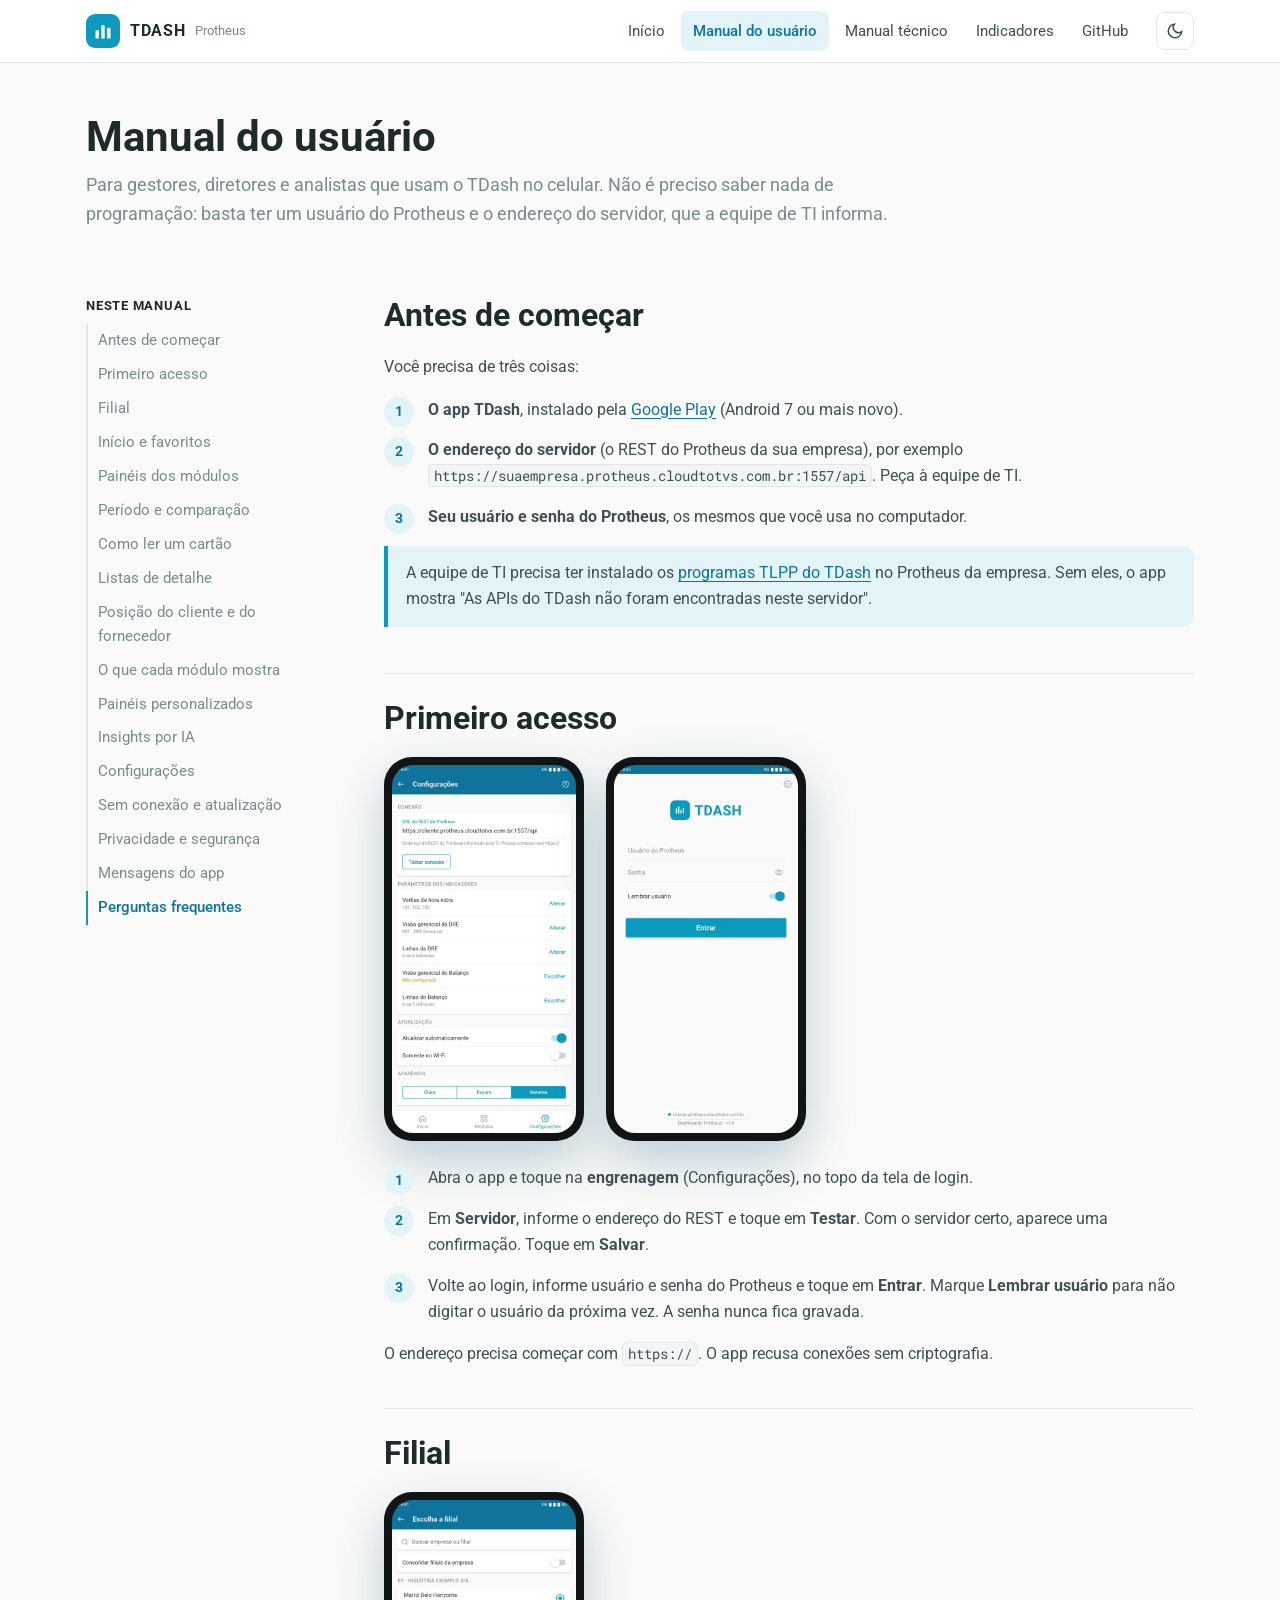
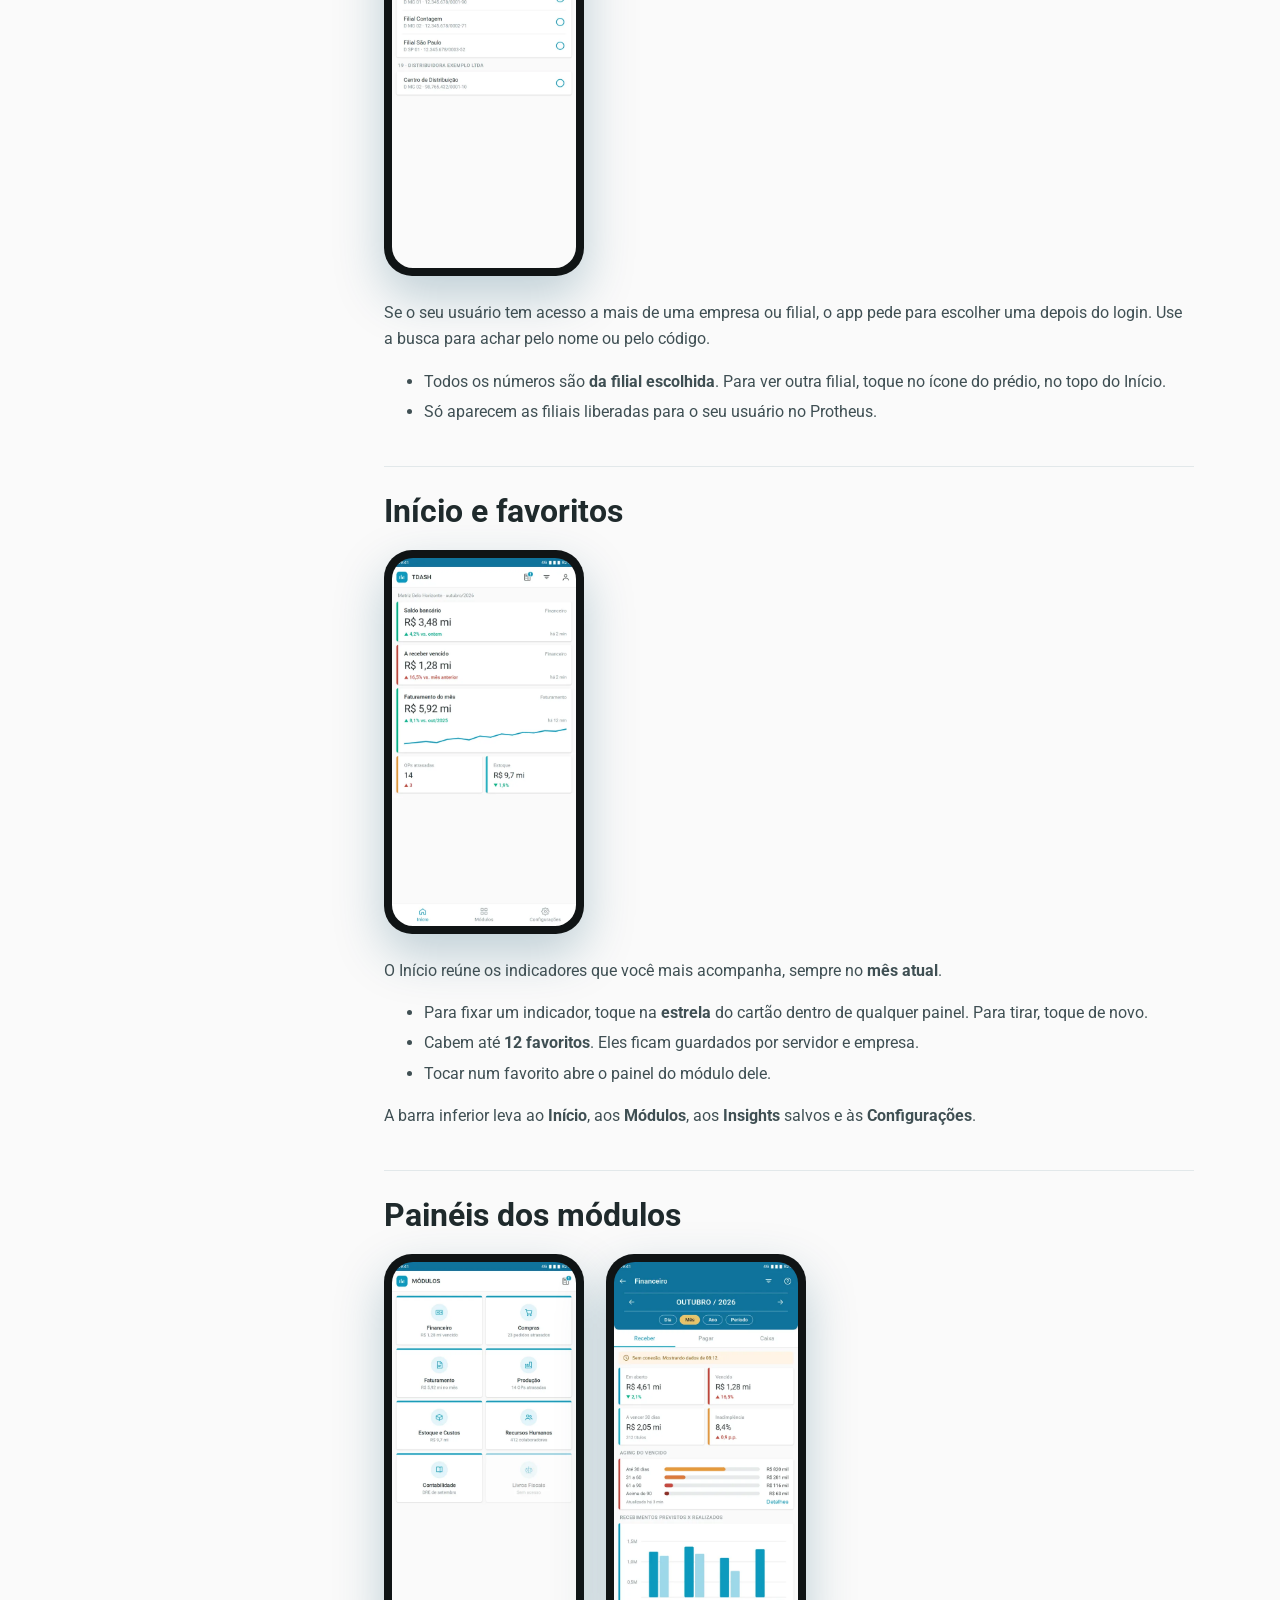
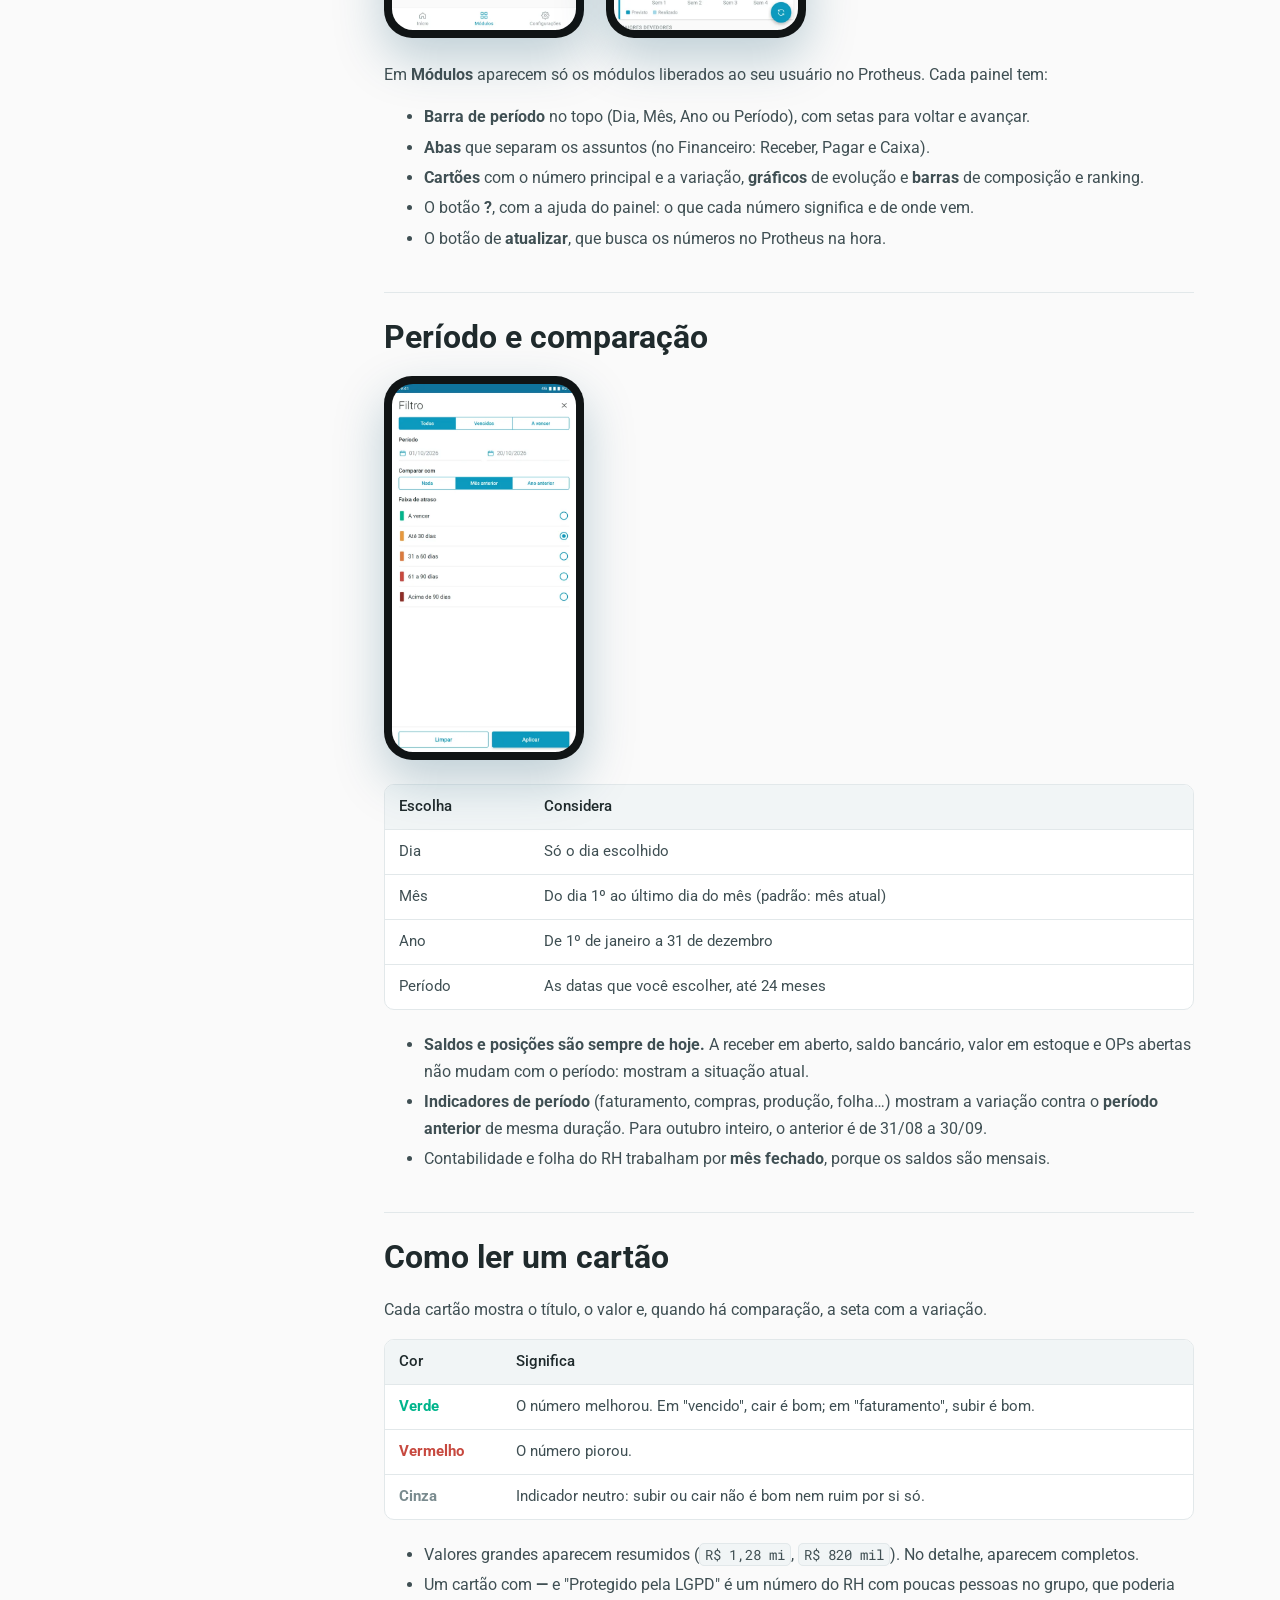
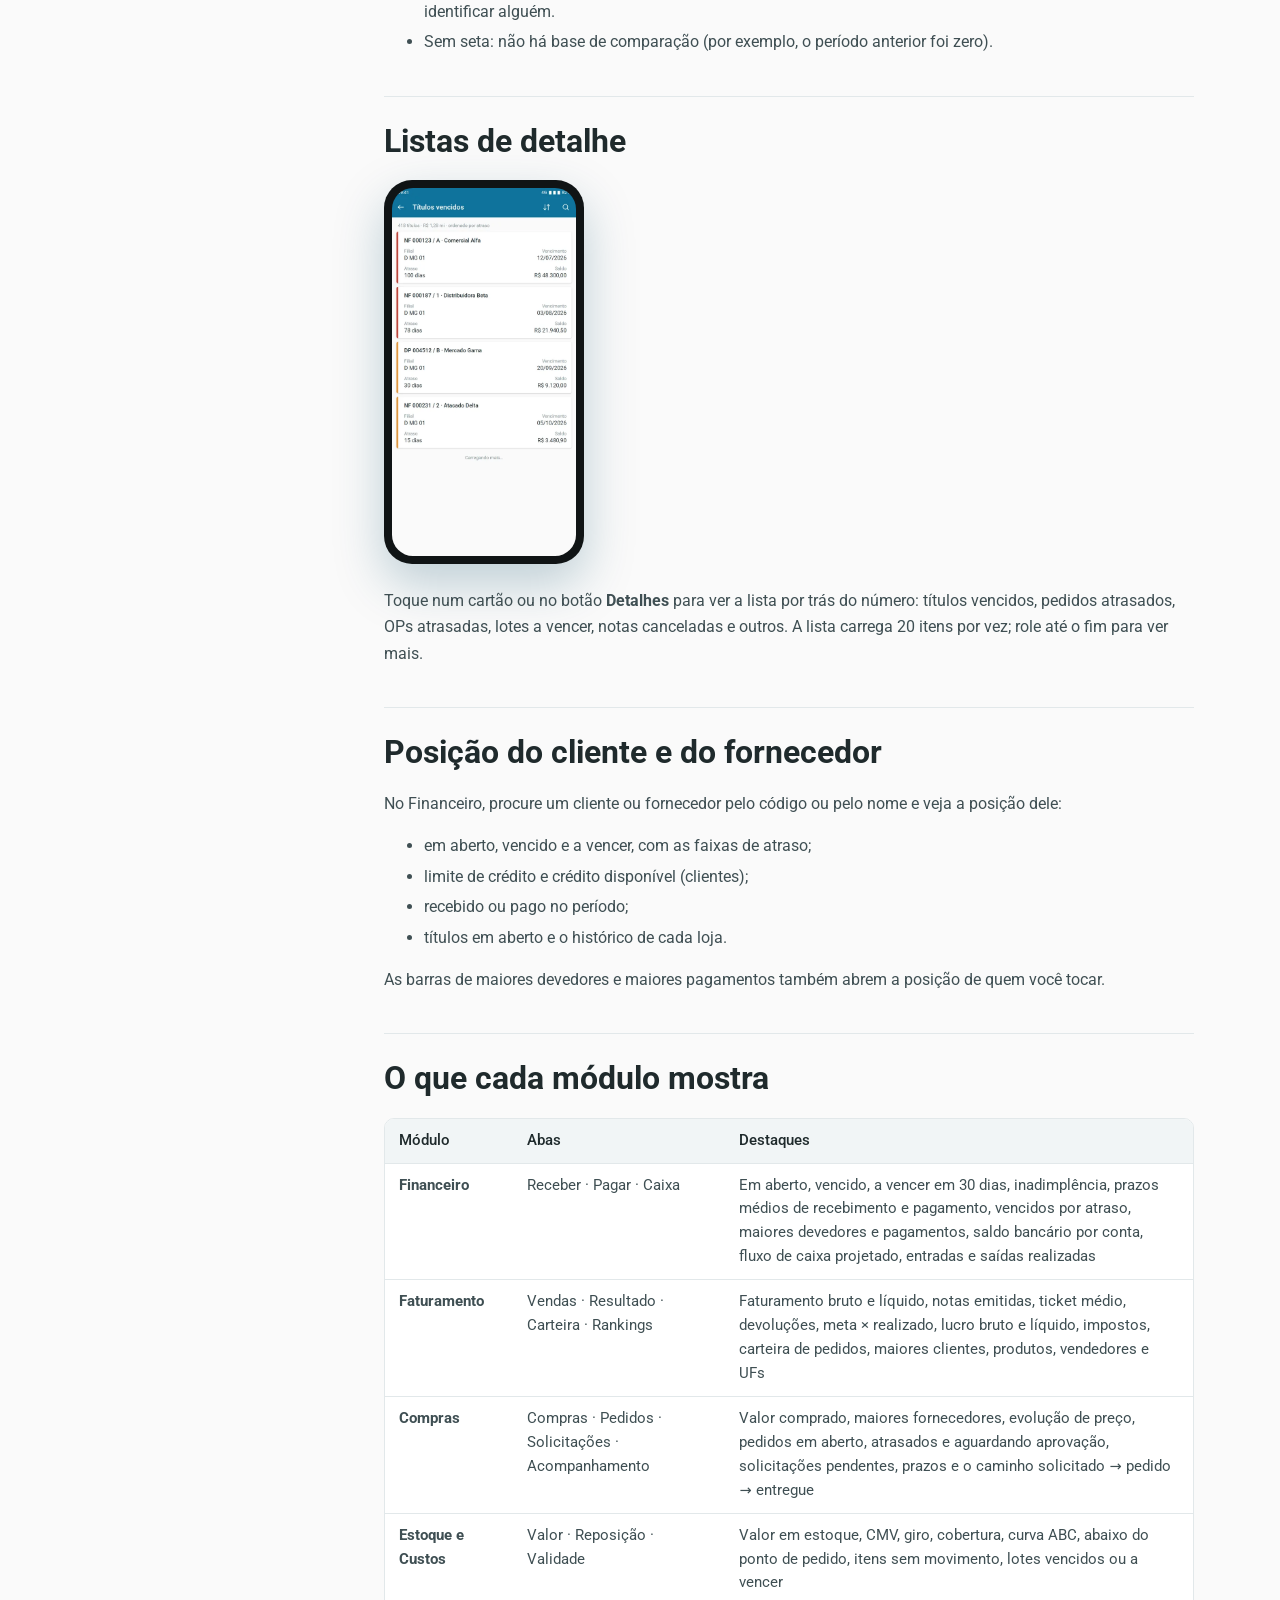
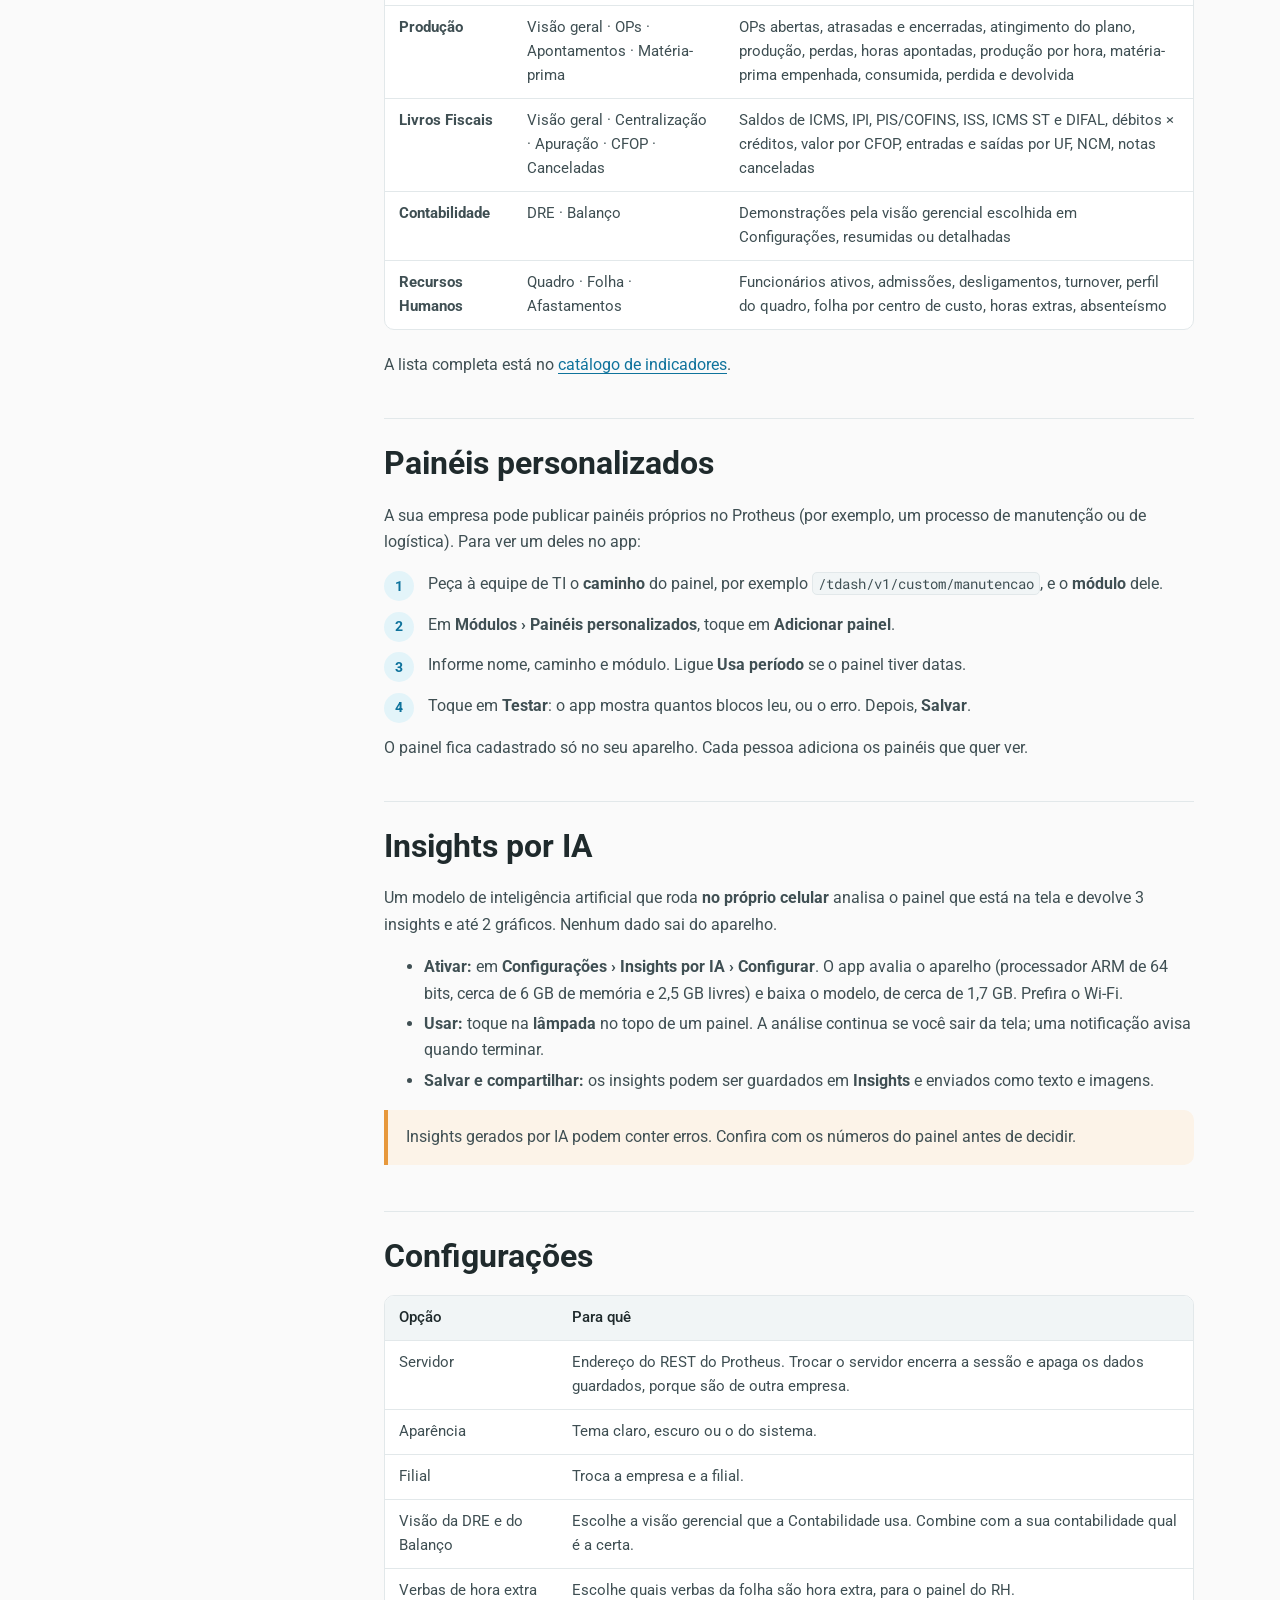
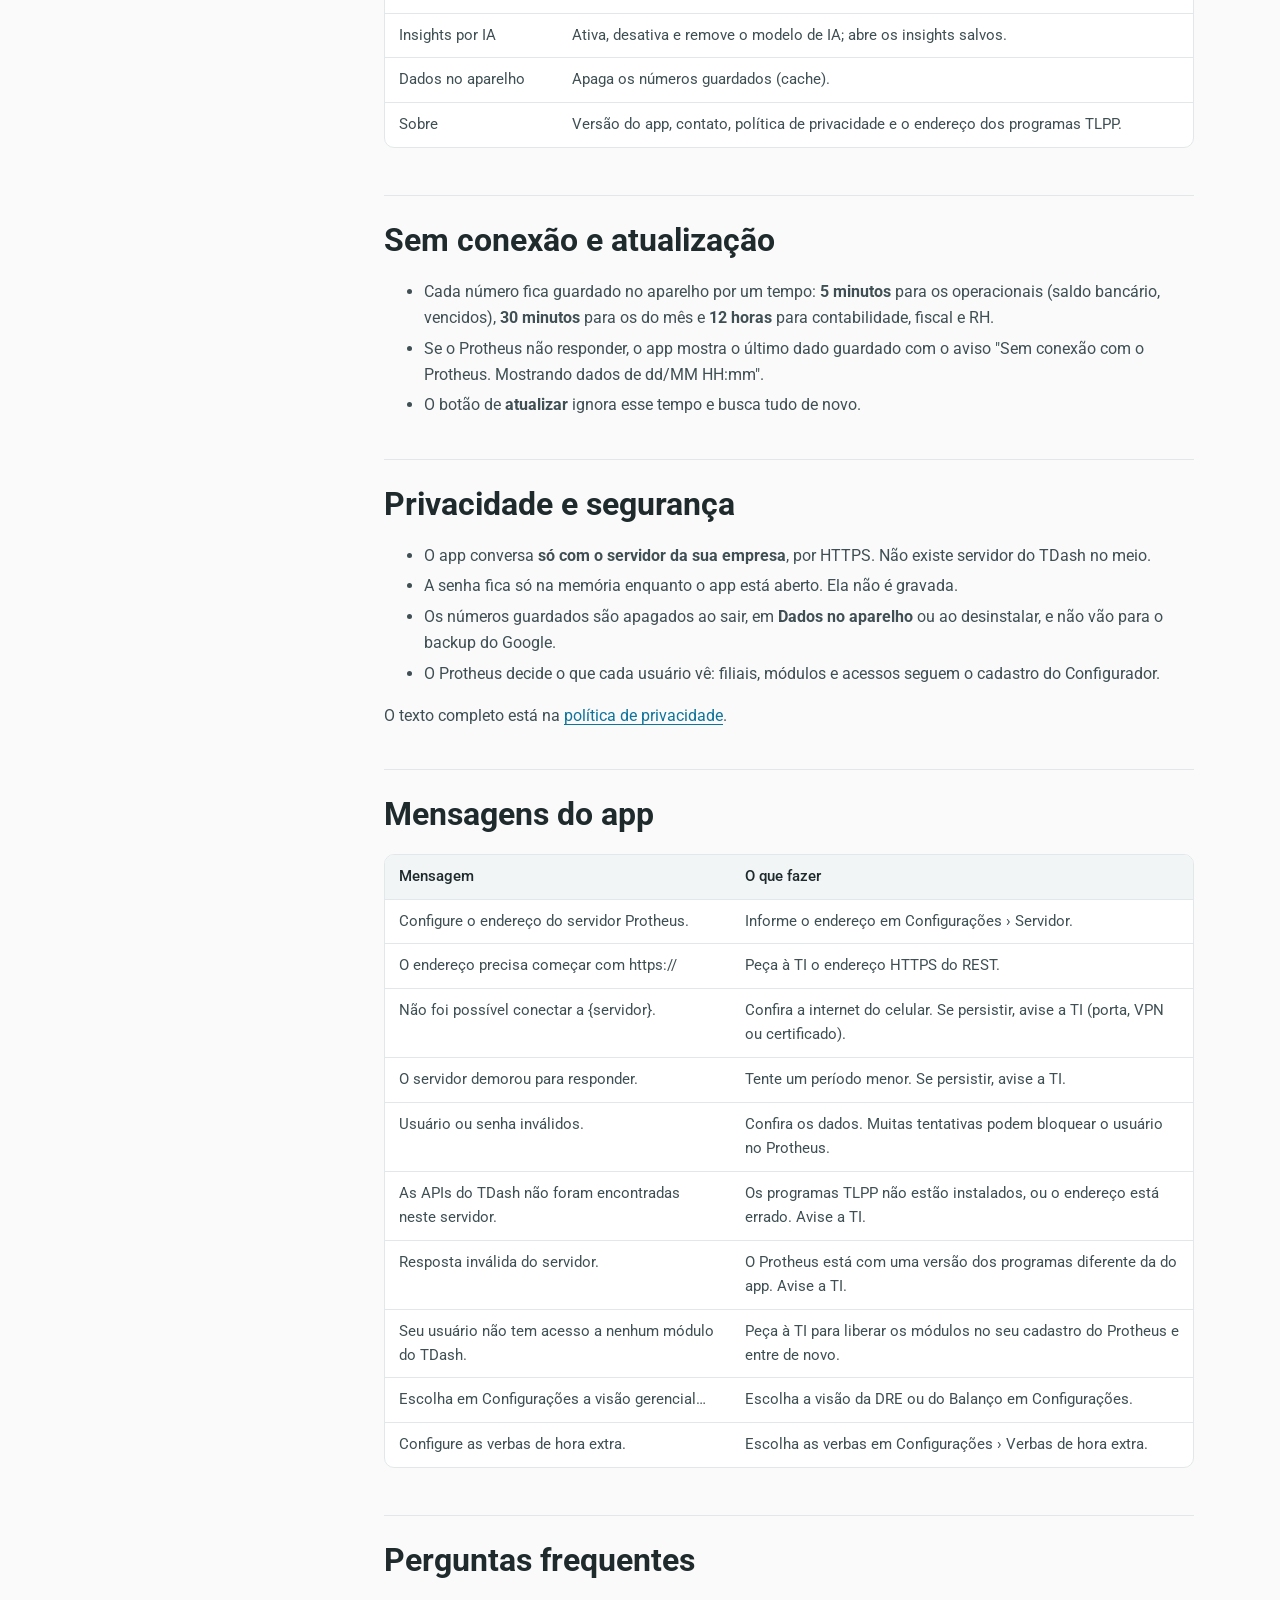
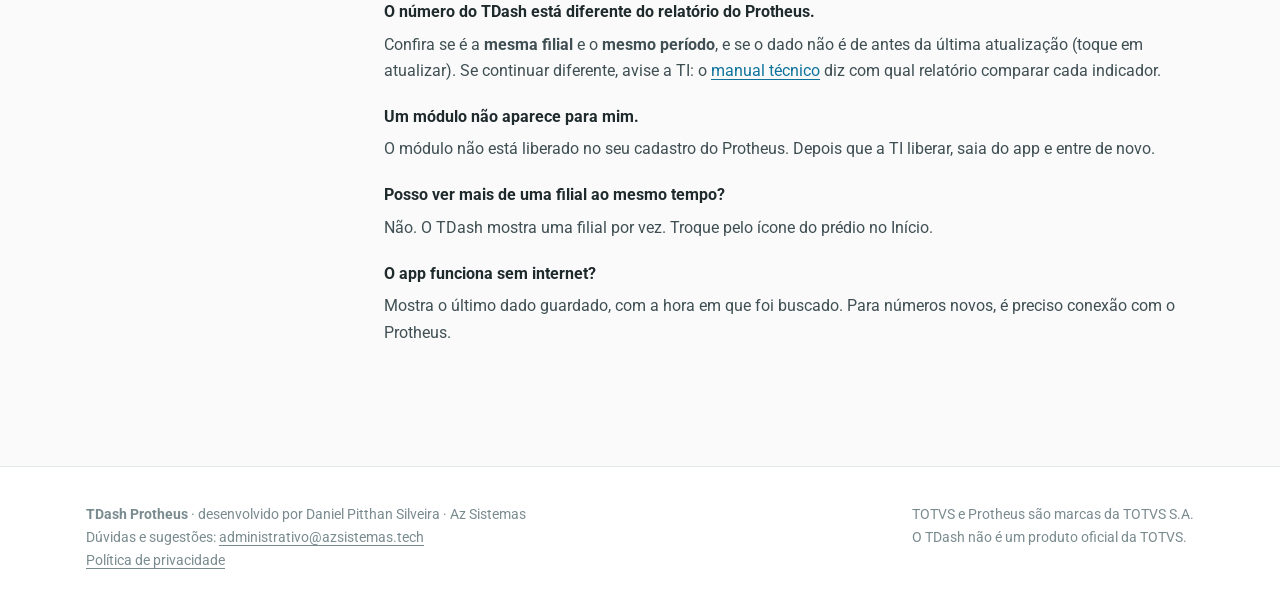
<file: usuario.html>
<!doctype html>
<html lang="pt-BR">
<head>
<meta charset="utf-8">
<meta name="viewport" content="width=device-width, initial-scale=1">
<title>Manual do usuário — TDash Protheus</title>
<meta name="description" content="Como usar o app TDash: login, filial, período, comparação, favoritos, detalhes, painéis personalizados, insights e mensagens.">
<meta name="theme-color" content="#0f739c">
<link rel="icon" href="assets/favicon.svg" type="image/svg+xml">
<link rel="preconnect" href="https://fonts.googleapis.com">
<link rel="preconnect" href="https://fonts.gstatic.com" crossorigin>
<link href="https://fonts.googleapis.com/css2?family=Roboto:wght@400;500;700&family=Roboto+Mono:wght@400;500&display=swap" rel="stylesheet">
<link rel="stylesheet" href="assets/site.css">
<script src="assets/site.js"></script>
</head>
<body>

<header class="top">
  <div class="wrap">
    <a class="brand" href="index.html">
      <span class="mark"><svg width="20" height="20" viewBox="0 0 24 24" fill="currentColor"><rect x="3" y="11" width="4" height="10" rx="1"/><rect x="10" y="5" width="4" height="16" rx="1"/><rect x="17" y="8" width="4" height="13" rx="1"/></svg></span>
      TDASH <small>Protheus</small>
    </a>
    <button class="icon-btn menu-btn" id="menuBtn" aria-label="Menu" aria-expanded="false" aria-controls="nav"><svg width="20" height="20" viewBox="0 0 24 24" fill="none" stroke="currentColor" stroke-width="2"><path d="M4 7h16M4 12h16M4 17h16"/></svg></button>
    <nav class="nav" id="nav">
      <a href="index.html">Início</a>
      <a href="usuario.html" aria-current="page">Manual do usuário</a>
      <a href="tecnico.html">Manual técnico</a>
      <a href="indicadores.html">Indicadores</a>
      <a href="https://github.com/DanielPitthan/TDash-Protheus">GitHub</a>
    </nav>
    <button class="icon-btn" id="themeBtn" aria-label="Alternar tema claro/escuro"><svg width="18" height="18" viewBox="0 0 24 24" fill="none" stroke="currentColor" stroke-width="2"><path d="M21 12.8A9 9 0 1 1 11.2 3a7 7 0 0 0 9.8 9.8z"/></svg></button>
  </div>
</header>

<div class="wrap doc-head">
  <h1>Manual do usuário</h1>
  <p>Para gestores, diretores e analistas que usam o TDash no celular. Não é preciso saber nada de programação: basta ter
    um usuário do Protheus e o endereço do servidor, que a equipe de TI informa.</p>
</div>

<div class="wrap doc">
  <nav class="toc" aria-label="Neste manual">
    <b>Neste manual</b>
    <a href="#antes">Antes de começar</a>
    <a href="#primeiro-acesso">Primeiro acesso</a>
    <a href="#filial">Filial</a>
    <a href="#inicio">Início e favoritos</a>
    <a href="#paineis">Painéis dos módulos</a>
    <a href="#periodo">Período e comparação</a>
    <a href="#cartoes">Como ler um cartão</a>
    <a href="#detalhe">Listas de detalhe</a>
    <a href="#posicao">Posição do cliente e do fornecedor</a>
    <a href="#modulos">O que cada módulo mostra</a>
    <a href="#personalizados">Painéis personalizados</a>
    <a href="#ia">Insights por IA</a>
    <a href="#configuracoes">Configurações</a>
    <a href="#offline">Sem conexão e atualização</a>
    <a href="#privacidade">Privacidade e segurança</a>
    <a href="#mensagens">Mensagens do app</a>
    <a href="#faq">Perguntas frequentes</a>
  </nav>

  <article>
    <section id="antes">
      <h2>Antes de começar</h2>
      <p>Você precisa de três coisas:</p>
      <ol class="steps">
        <li><b>O app TDash</b>, instalado pela <a href="https://play.google.com/store/apps/details?id=br.com.tdash.app">Google Play</a>
          (Android 7 ou mais novo).</li>
        <li><b>O endereço do servidor</b> (o REST do Protheus da sua empresa), por exemplo
          <code>https://suaempresa.protheus.cloudtotvs.com.br:1557/api</code>. Peça à equipe de TI.</li>
        <li><b>Seu usuário e senha do Protheus</b>, os mesmos que você usa no computador.</li>
      </ol>
      <div class="callout">
        <p>A equipe de TI precisa ter instalado os <a href="tecnico.html#instalacao">programas TLPP do TDash</a> no Protheus da
          empresa. Sem eles, o app mostra "As APIs do TDash não foram encontradas neste servidor".</p>
      </div>
    </section>

    <section id="primeiro-acesso">
      <h2>Primeiro acesso</h2>
      <div class="shot-row">
        <div class="phone"><img data-shot="settings" alt="Configurações com o endereço do servidor" width="540" height="1080" loading="lazy"></div>
        <div class="phone"><img data-shot="login" alt="Tela de login" width="540" height="1080" loading="lazy"></div>
      </div>
      <ol class="steps">
        <li>Abra o app e toque na <b>engrenagem</b> (Configurações), no topo da tela de login.</li>
        <li>Em <b>Servidor</b>, informe o endereço do REST e toque em <b>Testar</b>. Com o servidor certo, aparece uma confirmação.
          Toque em <b>Salvar</b>.</li>
        <li>Volte ao login, informe usuário e senha do Protheus e toque em <b>Entrar</b>. Marque <b>Lembrar usuário</b> para não
          digitar o usuário da próxima vez. A senha nunca fica gravada.</li>
      </ol>
      <p>O endereço precisa começar com <code>https://</code>. O app recusa conexões sem criptografia.</p>
    </section>

    <section id="filial">
      <h2>Filial</h2>
      <div class="shot-row"><div class="phone"><img data-shot="branches" alt="Escolha da filial" width="540" height="1080" loading="lazy"></div></div>
      <p>Se o seu usuário tem acesso a mais de uma empresa ou filial, o app pede para escolher uma depois do login. Use a busca
        para achar pelo nome ou pelo código.</p>
      <ul>
        <li>Todos os números são <b>da filial escolhida</b>. Para ver outra filial, toque no ícone do prédio, no topo do Início.</li>
        <li>Só aparecem as filiais liberadas para o seu usuário no Protheus.</li>
      </ul>
    </section>

    <section id="inicio">
      <h2>Início e favoritos</h2>
      <div class="shot-row"><div class="phone"><img data-shot="home" alt="Início com indicadores fixados" width="540" height="1080" loading="lazy"></div></div>
      <p>O Início reúne os indicadores que você mais acompanha, sempre no <b>mês atual</b>.</p>
      <ul>
        <li>Para fixar um indicador, toque na <b>estrela</b> do cartão dentro de qualquer painel. Para tirar, toque de novo.</li>
        <li>Cabem até <b>12 favoritos</b>. Eles ficam guardados por servidor e empresa.</li>
        <li>Tocar num favorito abre o painel do módulo dele.</li>
      </ul>
      <p>A barra inferior leva ao <b>Início</b>, aos <b>Módulos</b>, aos <b>Insights</b> salvos e às <b>Configurações</b>.</p>
    </section>

    <section id="paineis">
      <h2>Painéis dos módulos</h2>
      <div class="shot-row">
        <div class="phone"><img data-shot="modules" alt="Grade de módulos" width="540" height="1080" loading="lazy"></div>
        <div class="phone"><img data-shot="dash" alt="Painel do Financeiro" width="540" height="1080" loading="lazy"></div>
      </div>
      <p>Em <b>Módulos</b> aparecem só os módulos liberados ao seu usuário no Protheus. Cada painel tem:</p>
      <ul>
        <li><b>Barra de período</b> no topo (Dia, Mês, Ano ou Período), com setas para voltar e avançar.</li>
        <li><b>Abas</b> que separam os assuntos (no Financeiro: Receber, Pagar e Caixa).</li>
        <li><b>Cartões</b> com o número principal e a variação, <b>gráficos</b> de evolução e <b>barras</b> de composição e ranking.</li>
        <li>O botão <b>?</b>, com a ajuda do painel: o que cada número significa e de onde vem.</li>
        <li>O botão de <b>atualizar</b>, que busca os números no Protheus na hora.</li>
      </ul>
    </section>

    <section id="periodo">
      <h2>Período e comparação</h2>
      <div class="shot-row"><div class="phone"><img data-shot="filter" alt="Escolha do período" width="540" height="1080" loading="lazy"></div></div>
      <div class="table-wrap"><table>
        <thead><tr><th>Escolha</th><th>Considera</th></tr></thead>
        <tbody>
          <tr><td>Dia</td><td>Só o dia escolhido</td></tr>
          <tr><td>Mês</td><td>Do dia 1º ao último dia do mês (padrão: mês atual)</td></tr>
          <tr><td>Ano</td><td>De 1º de janeiro a 31 de dezembro</td></tr>
          <tr><td>Período</td><td>As datas que você escolher, até 24 meses</td></tr>
        </tbody>
      </table></div>
      <ul>
        <li><b>Saldos e posições são sempre de hoje.</b> A receber em aberto, saldo bancário, valor em estoque e OPs abertas não
          mudam com o período: mostram a situação atual.</li>
        <li><b>Indicadores de período</b> (faturamento, compras, produção, folha…) mostram a variação contra o
          <b>período anterior</b> de mesma duração. Para outubro inteiro, o anterior é de 31/08 a 30/09.</li>
        <li>Contabilidade e folha do RH trabalham por <b>mês fechado</b>, porque os saldos são mensais.</li>
      </ul>
    </section>

    <section id="cartoes">
      <h2>Como ler um cartão</h2>
      <p>Cada cartão mostra o título, o valor e, quando há comparação, a seta com a variação.</p>
      <div class="table-wrap"><table>
        <thead><tr><th>Cor</th><th>Significa</th></tr></thead>
        <tbody>
          <tr><td><b style="color:var(--positive)">Verde</b></td><td>O número melhorou. Em "vencido", cair é bom; em "faturamento", subir é bom.</td></tr>
          <tr><td><b style="color:var(--negative)">Vermelho</b></td><td>O número piorou.</td></tr>
          <tr><td><b style="color:var(--muted)">Cinza</b></td><td>Indicador neutro: subir ou cair não é bom nem ruim por si só.</td></tr>
        </tbody>
      </table></div>
      <ul>
        <li>Valores grandes aparecem resumidos (<code>R$ 1,28 mi</code>, <code>R$ 820 mil</code>). No detalhe, aparecem completos.</li>
        <li>Um cartão com <b>—</b> e "Protegido pela LGPD" é um número do RH com poucas pessoas no grupo, que poderia
          identificar alguém.</li>
        <li>Sem seta: não há base de comparação (por exemplo, o período anterior foi zero).</li>
      </ul>
    </section>

    <section id="detalhe">
      <h2>Listas de detalhe</h2>
      <div class="shot-row"><div class="phone"><img data-shot="detail" alt="Lista de detalhe" width="540" height="1080" loading="lazy"></div></div>
      <p>Toque num cartão ou no botão <b>Detalhes</b> para ver a lista por trás do número: títulos vencidos, pedidos atrasados,
        OPs atrasadas, lotes a vencer, notas canceladas e outros. A lista carrega 20 itens por vez; role até o fim para ver
        mais.</p>
    </section>

    <section id="posicao">
      <h2>Posição do cliente e do fornecedor</h2>
      <p>No Financeiro, procure um cliente ou fornecedor pelo código ou pelo nome e veja a posição dele:</p>
      <ul>
        <li>em aberto, vencido e a vencer, com as faixas de atraso;</li>
        <li>limite de crédito e crédito disponível (clientes);</li>
        <li>recebido ou pago no período;</li>
        <li>títulos em aberto e o histórico de cada loja.</li>
      </ul>
      <p>As barras de maiores devedores e maiores pagamentos também abrem a posição de quem você tocar.</p>
    </section>

    <section id="modulos">
      <h2>O que cada módulo mostra</h2>
      <div class="table-wrap"><table>
        <thead><tr><th>Módulo</th><th>Abas</th><th>Destaques</th></tr></thead>
        <tbody>
          <tr><td><b>Financeiro</b></td><td>Receber · Pagar · Caixa</td><td>Em aberto, vencido, a vencer em 30 dias, inadimplência, prazos médios de recebimento e pagamento, vencidos por atraso, maiores devedores e pagamentos, saldo bancário por conta, fluxo de caixa projetado, entradas e saídas realizadas</td></tr>
          <tr><td><b>Faturamento</b></td><td>Vendas · Resultado · Carteira · Rankings</td><td>Faturamento bruto e líquido, notas emitidas, ticket médio, devoluções, meta × realizado, lucro bruto e líquido, impostos, carteira de pedidos, maiores clientes, produtos, vendedores e UFs</td></tr>
          <tr><td><b>Compras</b></td><td>Compras · Pedidos · Solicitações · Acompanhamento</td><td>Valor comprado, maiores fornecedores, evolução de preço, pedidos em aberto, atrasados e aguardando aprovação, solicitações pendentes, prazos e o caminho solicitado → pedido → entregue</td></tr>
          <tr><td><b>Estoque e Custos</b></td><td>Valor · Reposição · Validade</td><td>Valor em estoque, CMV, giro, cobertura, curva ABC, abaixo do ponto de pedido, itens sem movimento, lotes vencidos ou a vencer</td></tr>
          <tr><td><b>Produção</b></td><td>Visão geral · OPs · Apontamentos · Matéria-prima</td><td>OPs abertas, atrasadas e encerradas, atingimento do plano, produção, perdas, horas apontadas, produção por hora, matéria-prima empenhada, consumida, perdida e devolvida</td></tr>
          <tr><td><b>Livros Fiscais</b></td><td>Visão geral · Centralização · Apuração · CFOP · Canceladas</td><td>Saldos de ICMS, IPI, PIS/COFINS, ISS, ICMS ST e DIFAL, débitos × créditos, valor por CFOP, entradas e saídas por UF, NCM, notas canceladas</td></tr>
          <tr><td><b>Contabilidade</b></td><td>DRE · Balanço</td><td>Demonstrações pela visão gerencial escolhida em Configurações, resumidas ou detalhadas</td></tr>
          <tr><td><b>Recursos Humanos</b></td><td>Quadro · Folha · Afastamentos</td><td>Funcionários ativos, admissões, desligamentos, turnover, perfil do quadro, folha por centro de custo, horas extras, absenteísmo</td></tr>
        </tbody>
      </table></div>
      <p>A lista completa está no <a href="indicadores.html">catálogo de indicadores</a>.</p>
    </section>

    <section id="personalizados">
      <h2>Painéis personalizados</h2>
      <p>A sua empresa pode publicar painéis próprios no Protheus (por exemplo, um processo de manutenção ou de logística). Para
        ver um deles no app:</p>
      <ol class="steps">
        <li>Peça à equipe de TI o <b>caminho</b> do painel, por exemplo <code>/tdash/v1/custom/manutencao</code>, e o
          <b>módulo</b> dele.</li>
        <li>Em <b>Módulos › Painéis personalizados</b>, toque em <b>Adicionar painel</b>.</li>
        <li>Informe nome, caminho e módulo. Ligue <b>Usa período</b> se o painel tiver datas.</li>
        <li>Toque em <b>Testar</b>: o app mostra quantos blocos leu, ou o erro. Depois, <b>Salvar</b>.</li>
      </ol>
      <p>O painel fica cadastrado só no seu aparelho. Cada pessoa adiciona os painéis que quer ver.</p>
    </section>

    <section id="ia">
      <h2>Insights por IA</h2>
      <p>Um modelo de inteligência artificial que roda <b>no próprio celular</b> analisa o painel que está na tela e devolve
        3 insights e até 2 gráficos. Nenhum dado sai do aparelho.</p>
      <ul>
        <li><b>Ativar:</b> em <b>Configurações › Insights por IA › Configurar</b>. O app avalia o aparelho (processador ARM de
          64 bits, cerca de 6 GB de memória e 2,5 GB livres) e baixa o modelo, de cerca de 1,7 GB. Prefira o Wi-Fi.</li>
        <li><b>Usar:</b> toque na <b>lâmpada</b> no topo de um painel. A análise continua se você sair da tela; uma notificação
          avisa quando terminar.</li>
        <li><b>Salvar e compartilhar:</b> os insights podem ser guardados em <b>Insights</b> e enviados como texto e imagens.</li>
      </ul>
      <div class="callout warn"><p>Insights gerados por IA podem conter erros. Confira com os números do painel antes de decidir.</p></div>
    </section>

    <section id="configuracoes">
      <h2>Configurações</h2>
      <div class="table-wrap"><table>
        <thead><tr><th>Opção</th><th>Para quê</th></tr></thead>
        <tbody>
          <tr><td>Servidor</td><td>Endereço do REST do Protheus. Trocar o servidor encerra a sessão e apaga os dados guardados, porque são de outra empresa.</td></tr>
          <tr><td>Aparência</td><td>Tema claro, escuro ou o do sistema.</td></tr>
          <tr><td>Filial</td><td>Troca a empresa e a filial.</td></tr>
          <tr><td>Visão da DRE e do Balanço</td><td>Escolhe a visão gerencial que a Contabilidade usa. Combine com a sua contabilidade qual é a certa.</td></tr>
          <tr><td>Verbas de hora extra</td><td>Escolhe quais verbas da folha são hora extra, para o painel do RH.</td></tr>
          <tr><td>Insights por IA</td><td>Ativa, desativa e remove o modelo de IA; abre os insights salvos.</td></tr>
          <tr><td>Dados no aparelho</td><td>Apaga os números guardados (cache).</td></tr>
          <tr><td>Sobre</td><td>Versão do app, contato, política de privacidade e o endereço dos programas TLPP.</td></tr>
        </tbody>
      </table></div>
    </section>

    <section id="offline">
      <h2>Sem conexão e atualização</h2>
      <ul>
        <li>Cada número fica guardado no aparelho por um tempo: <b>5 minutos</b> para os operacionais (saldo bancário, vencidos),
          <b>30 minutos</b> para os do mês e <b>12 horas</b> para contabilidade, fiscal e RH.</li>
        <li>Se o Protheus não responder, o app mostra o último dado guardado com o aviso
          "Sem conexão com o Protheus. Mostrando dados de dd/MM HH:mm".</li>
        <li>O botão de <b>atualizar</b> ignora esse tempo e busca tudo de novo.</li>
      </ul>
    </section>

    <section id="privacidade">
      <h2>Privacidade e segurança</h2>
      <ul>
        <li>O app conversa <b>só com o servidor da sua empresa</b>, por HTTPS. Não existe servidor do TDash no meio.</li>
        <li>A senha fica só na memória enquanto o app está aberto. Ela não é gravada.</li>
        <li>Os números guardados são apagados ao sair, em <b>Dados no aparelho</b> ou ao desinstalar, e não vão para o backup
          do Google.</li>
        <li>O Protheus decide o que cada usuário vê: filiais, módulos e acessos seguem o cadastro do Configurador.</li>
      </ul>
      <p>O texto completo está na <a href="politica-de-privacidade.html">política de privacidade</a>.</p>
    </section>

    <section id="mensagens">
      <h2>Mensagens do app</h2>
      <div class="table-wrap"><table>
        <thead><tr><th>Mensagem</th><th>O que fazer</th></tr></thead>
        <tbody>
          <tr><td>Configure o endereço do servidor Protheus.</td><td>Informe o endereço em Configurações › Servidor.</td></tr>
          <tr><td>O endereço precisa começar com https://</td><td>Peça à TI o endereço HTTPS do REST.</td></tr>
          <tr><td>Não foi possível conectar a {servidor}.</td><td>Confira a internet do celular. Se persistir, avise a TI (porta, VPN ou certificado).</td></tr>
          <tr><td>O servidor demorou para responder.</td><td>Tente um período menor. Se persistir, avise a TI.</td></tr>
          <tr><td>Usuário ou senha inválidos.</td><td>Confira os dados. Muitas tentativas podem bloquear o usuário no Protheus.</td></tr>
          <tr><td>As APIs do TDash não foram encontradas neste servidor.</td><td>Os programas TLPP não estão instalados, ou o endereço está errado. Avise a TI.</td></tr>
          <tr><td>Resposta inválida do servidor.</td><td>O Protheus está com uma versão dos programas diferente da do app. Avise a TI.</td></tr>
          <tr><td>Seu usuário não tem acesso a nenhum módulo do TDash.</td><td>Peça à TI para liberar os módulos no seu cadastro do Protheus e entre de novo.</td></tr>
          <tr><td>Escolha em Configurações a visão gerencial…</td><td>Escolha a visão da DRE ou do Balanço em Configurações.</td></tr>
          <tr><td>Configure as verbas de hora extra.</td><td>Escolha as verbas em Configurações › Verbas de hora extra.</td></tr>
        </tbody>
      </table></div>
    </section>

    <section id="faq">
      <h2>Perguntas frequentes</h2>
      <h4>O número do TDash está diferente do relatório do Protheus.</h4>
      <p>Confira se é a <b>mesma filial</b> e o <b>mesmo período</b>, e se o dado não é de antes da última atualização (toque
        em atualizar). Se continuar diferente, avise a TI: o <a href="tecnico.html#conferencia">manual técnico</a> diz com qual
        relatório comparar cada indicador.</p>
      <h4>Um módulo não aparece para mim.</h4>
      <p>O módulo não está liberado no seu cadastro do Protheus. Depois que a TI liberar, saia do app e entre de novo.</p>
      <h4>Posso ver mais de uma filial ao mesmo tempo?</h4>
      <p>Não. O TDash mostra uma filial por vez. Troque pelo ícone do prédio no Início.</p>
      <h4>O app funciona sem internet?</h4>
      <p>Mostra o último dado guardado, com a hora em que foi buscado. Para números novos, é preciso conexão com o Protheus.</p>
    </section>
  </article>
</div>

<footer>
  <div class="wrap">
    <div>
      <b>TDash Protheus</b> · desenvolvido por Daniel Pitthan Silveira · Az Sistemas<br>
      Dúvidas e sugestões: <a href="mailto:administrativo@azsistemas.tech">administrativo@azsistemas.tech</a><br>
      <a href="politica-de-privacidade.html">Política de privacidade</a>
    </div>
    <div>TOTVS e Protheus são marcas da TOTVS S.A.<br>O TDash não é um produto oficial da TOTVS.</div>
  </div>
</footer>
</body>
</html>
</file>
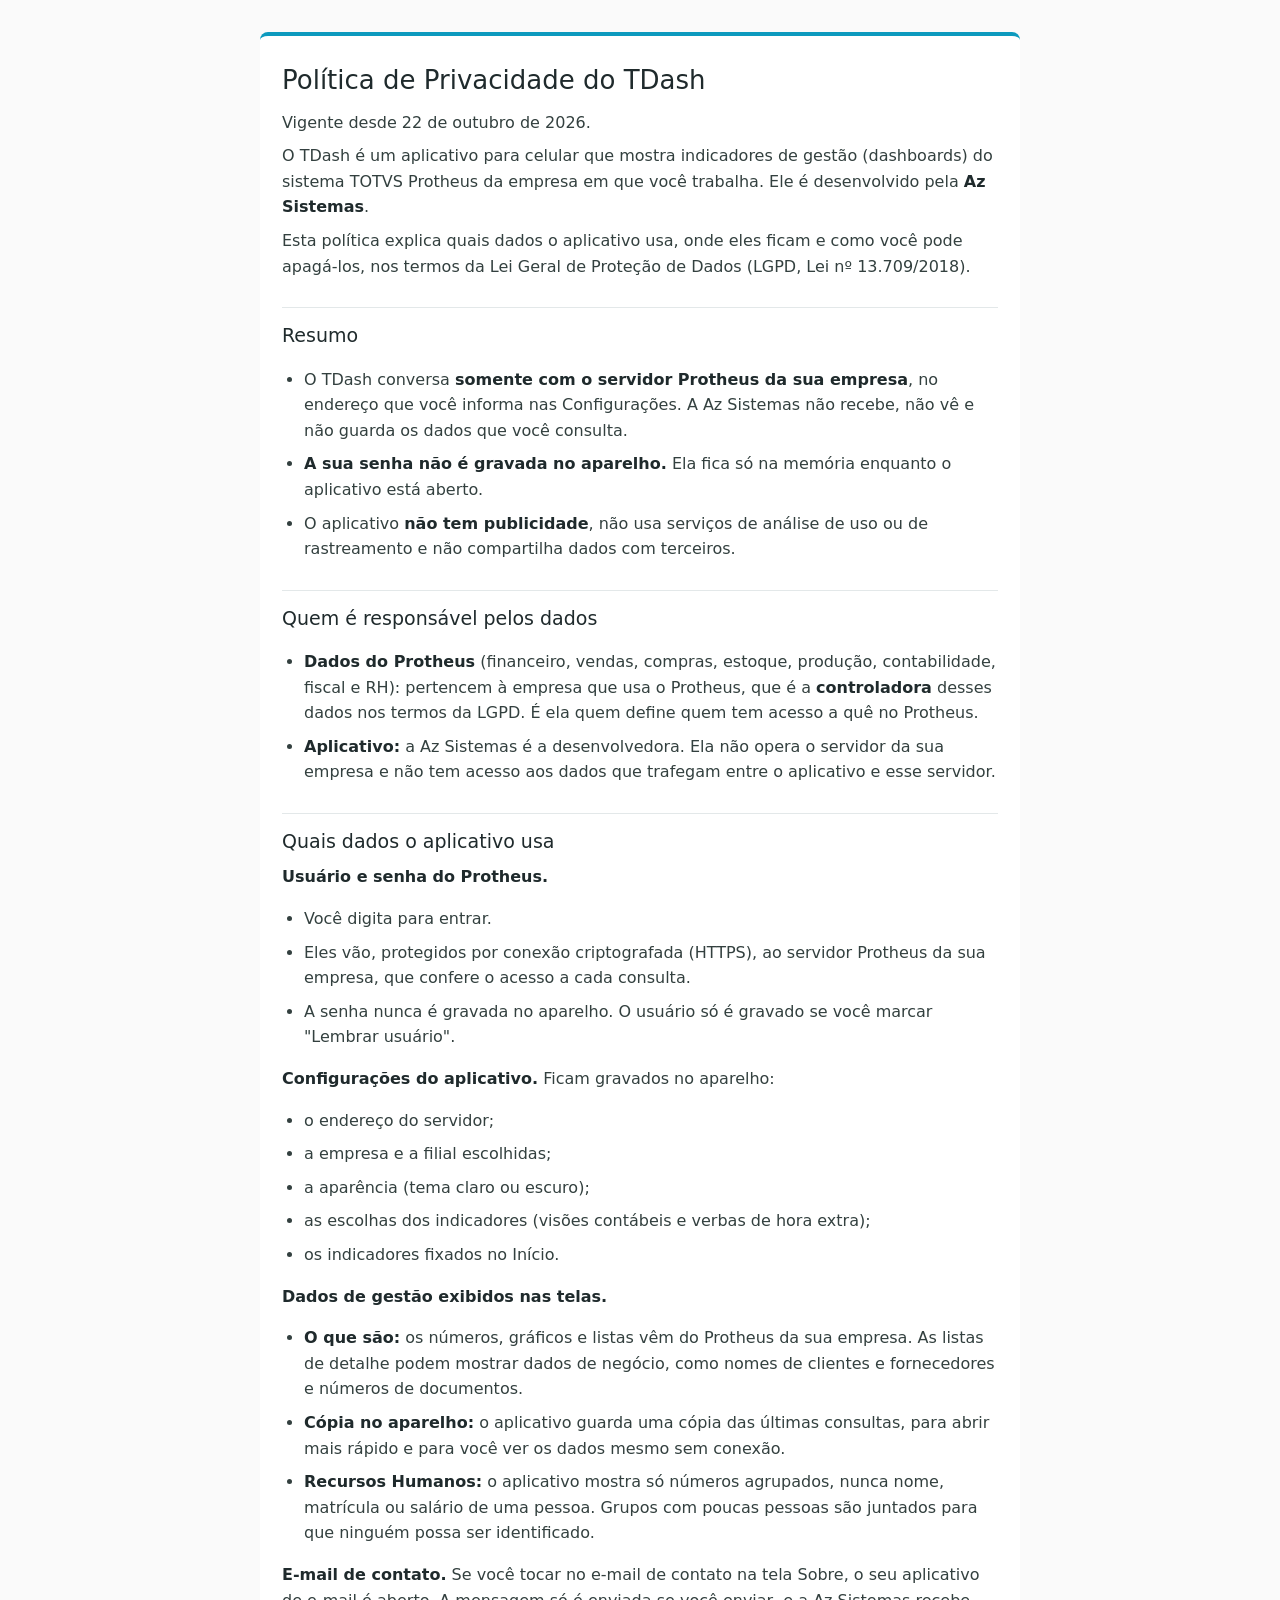
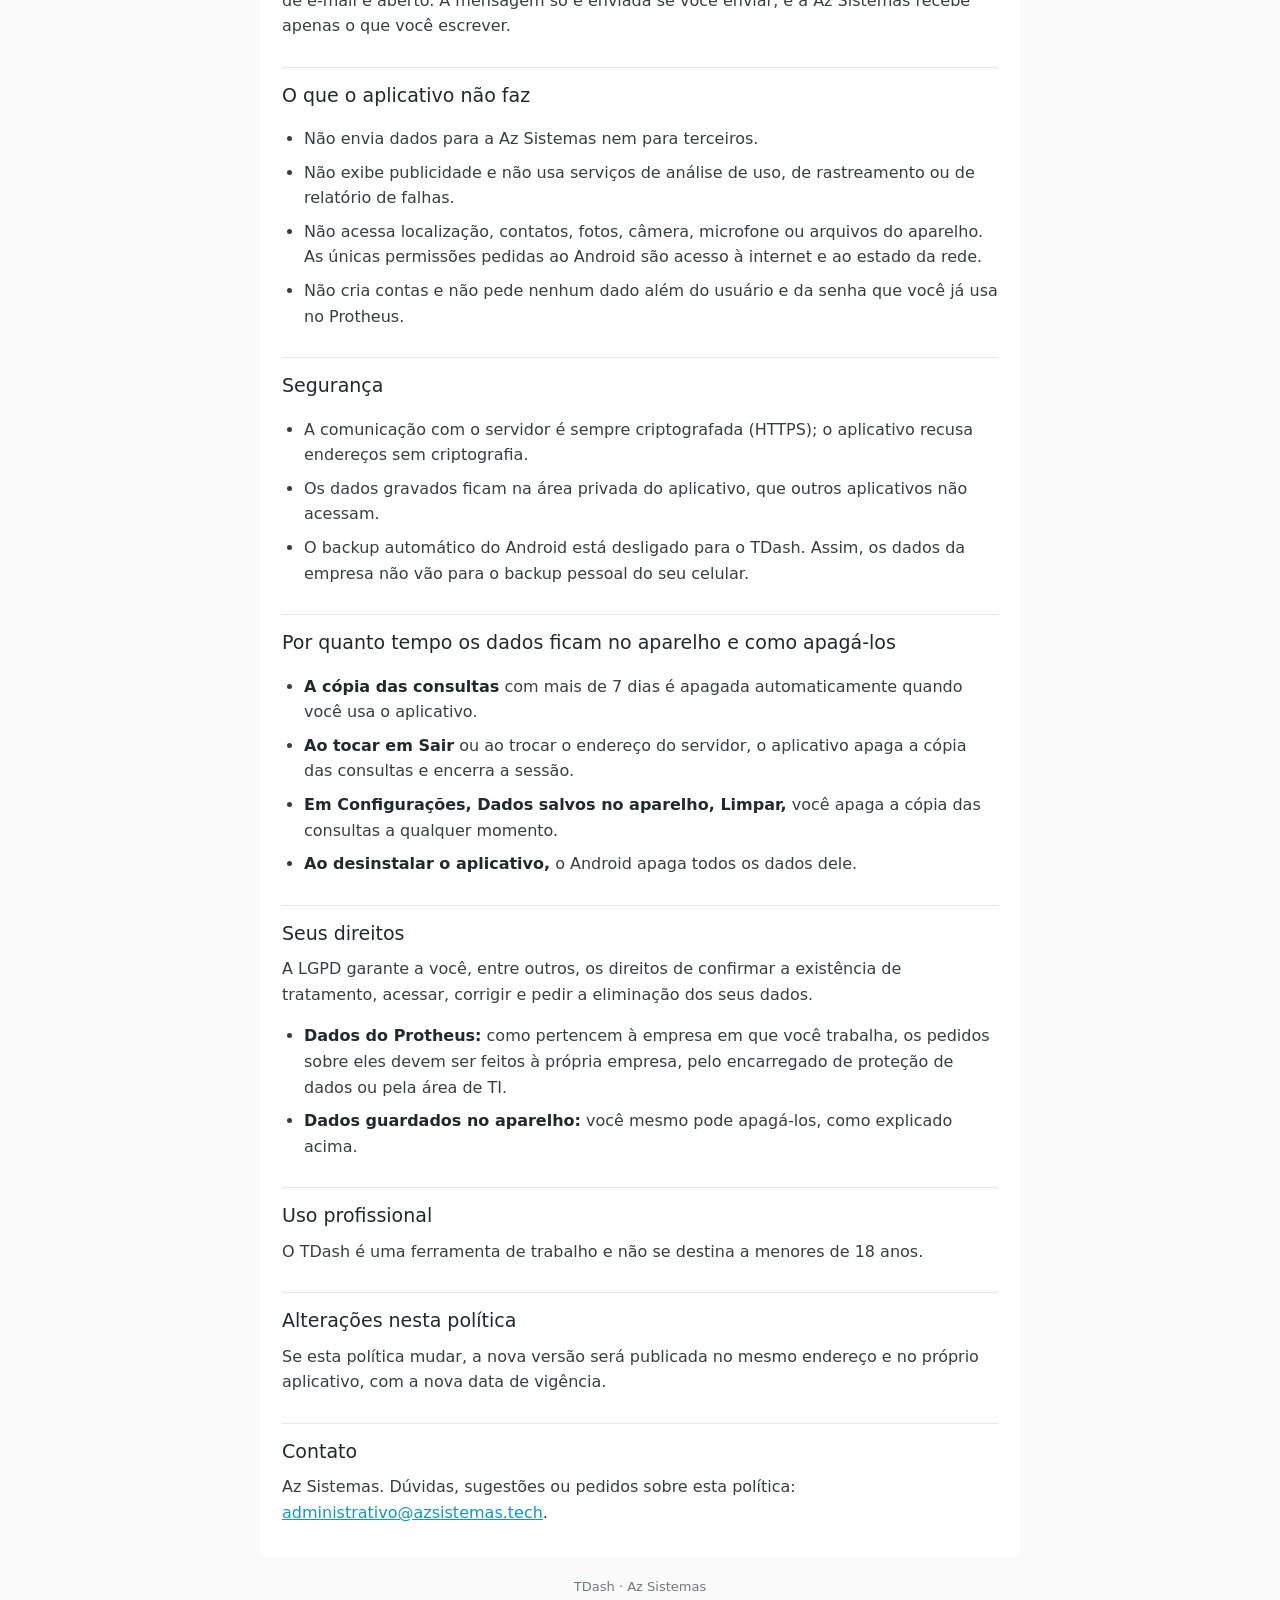
<file: docs/politica-de-privacidade.html>
<!doctype html>
<html lang="pt-BR">
<head>
<meta charset="utf-8">
<meta name="viewport" content="width=device-width, initial-scale=1">
<title>Política de Privacidade do TDash</title>
<style>
  :root { color-scheme: light dark; --text: #33403f; --title: #1f2a2c; --muted: #6b7b7e; --line: #e3e8e9; --bg: #fafafa; --card: #ffffff; --brand: #0c9abe; }
  @media (prefers-color-scheme: dark) { :root { --text: #c9d3d5; --title: #eef2f3; --muted: #8c9a9d; --line: #2d3537; --bg: #15191a; --card: #1f2526; --brand: #5fcbe3; } }
  body { margin: 0; background: var(--bg); color: var(--text); font: 16px/1.6 Roboto, system-ui, -apple-system, "Segoe UI", sans-serif; }
  main { max-width: 760px; margin: 0 auto; padding: 32px 16px 48px; }
  article { background: var(--card); border-radius: 8px; padding: 24px 22px; border-top: 4px solid var(--brand); }
  h1 { color: var(--title); font-size: 26px; font-weight: 500; margin: 0 0 4px; }
  h2 { color: var(--title); font-size: 19px; font-weight: 500; margin: 28px 0 8px; padding-top: 12px; border-top: 1px solid var(--line); }
  p, li { margin: 8px 0; }
  ul { padding-left: 22px; }
  strong { color: var(--title); font-weight: 600; }
  a { color: var(--brand); }
  footer { color: var(--muted); font-size: 13px; text-align: center; margin-top: 20px; }
</style>
</head>
<body>
<main>
<article>
<h1>Política de Privacidade do TDash</h1>
<p>Vigente desde 22 de outubro de 2026.</p>
<p>O TDash é um aplicativo para celular que mostra indicadores de gestão (dashboards) do sistema TOTVS Protheus da empresa em que você trabalha. Ele é desenvolvido pela <strong>Az Sistemas</strong>.</p>
<p>Esta política explica quais dados o aplicativo usa, onde eles ficam e como você pode apagá-los, nos termos da Lei Geral de Proteção de Dados (LGPD, Lei nº 13.709/2018).</p>
<h2>Resumo</h2>
<ul>
  <li>O TDash conversa <strong>somente com o servidor Protheus da sua empresa</strong>, no endereço que você informa nas Configurações. A Az Sistemas não recebe, não vê e não guarda os dados que você consulta.</li>
  <li><strong>A sua senha não é gravada no aparelho.</strong> Ela fica só na memória enquanto o aplicativo está aberto.</li>
  <li>O aplicativo <strong>não tem publicidade</strong>, não usa serviços de análise de uso ou de rastreamento e não compartilha dados com terceiros.</li>
</ul>
<h2>Quem é responsável pelos dados</h2>
<ul>
  <li><strong>Dados do Protheus</strong> (financeiro, vendas, compras, estoque, produção, contabilidade, fiscal e RH): pertencem à empresa que usa o Protheus, que é a <strong>controladora</strong> desses dados nos termos da LGPD. É ela quem define quem tem acesso a quê no Protheus.</li>
  <li><strong>Aplicativo:</strong> a Az Sistemas é a desenvolvedora. Ela não opera o servidor da sua empresa e não tem acesso aos dados que trafegam entre o aplicativo e esse servidor.</li>
</ul>
<h2>Quais dados o aplicativo usa</h2>
<p><strong>Usuário e senha do Protheus.</strong></p>
<ul>
  <li>Você digita para entrar.</li>
  <li>Eles vão, protegidos por conexão criptografada (HTTPS), ao servidor Protheus da sua empresa, que confere o acesso a cada consulta.</li>
  <li>A senha nunca é gravada no aparelho. O usuário só é gravado se você marcar "Lembrar usuário".</li>
</ul>
<p><strong>Configurações do aplicativo.</strong> Ficam gravados no aparelho:</p>
<ul>
  <li>o endereço do servidor;</li>
  <li>a empresa e a filial escolhidas;</li>
  <li>a aparência (tema claro ou escuro);</li>
  <li>as escolhas dos indicadores (visões contábeis e verbas de hora extra);</li>
  <li>os indicadores fixados no Início.</li>
</ul>
<p><strong>Dados de gestão exibidos nas telas.</strong></p>
<ul>
  <li><strong>O que são:</strong> os números, gráficos e listas vêm do Protheus da sua empresa. As listas de detalhe podem mostrar dados de negócio, como nomes de clientes e fornecedores e números de documentos.</li>
  <li><strong>Cópia no aparelho:</strong> o aplicativo guarda uma cópia das últimas consultas, para abrir mais rápido e para você ver os dados mesmo sem conexão.</li>
  <li><strong>Recursos Humanos:</strong> o aplicativo mostra só números agrupados, nunca nome, matrícula ou salário de uma pessoa. Grupos com poucas pessoas são juntados para que ninguém possa ser identificado.</li>
</ul>
<p><strong>E-mail de contato.</strong> Se você tocar no e-mail de contato na tela Sobre, o seu aplicativo de e-mail é aberto. A mensagem só é enviada se você enviar, e a Az Sistemas recebe apenas o que você escrever.</p>
<h2>O que o aplicativo não faz</h2>
<ul>
  <li>Não envia dados para a Az Sistemas nem para terceiros.</li>
  <li>Não exibe publicidade e não usa serviços de análise de uso, de rastreamento ou de relatório de falhas.</li>
  <li>Não acessa localização, contatos, fotos, câmera, microfone ou arquivos do aparelho. As únicas permissões pedidas ao Android são acesso à internet e ao estado da rede.</li>
  <li>Não cria contas e não pede nenhum dado além do usuário e da senha que você já usa no Protheus.</li>
</ul>
<h2>Segurança</h2>
<ul>
  <li>A comunicação com o servidor é sempre criptografada (HTTPS); o aplicativo recusa endereços sem criptografia.</li>
  <li>Os dados gravados ficam na área privada do aplicativo, que outros aplicativos não acessam.</li>
  <li>O backup automático do Android está desligado para o TDash. Assim, os dados da empresa não vão para o backup pessoal do seu celular.</li>
</ul>
<h2>Por quanto tempo os dados ficam no aparelho e como apagá-los</h2>
<ul>
  <li><strong>A cópia das consultas</strong> com mais de 7 dias é apagada automaticamente quando você usa o aplicativo.</li>
  <li><strong>Ao tocar em Sair</strong> ou ao trocar o endereço do servidor, o aplicativo apaga a cópia das consultas e encerra a sessão.</li>
  <li><strong>Em Configurações, Dados salvos no aparelho, Limpar,</strong> você apaga a cópia das consultas a qualquer momento.</li>
  <li><strong>Ao desinstalar o aplicativo,</strong> o Android apaga todos os dados dele.</li>
</ul>
<h2>Seus direitos</h2>
<p>A LGPD garante a você, entre outros, os direitos de confirmar a existência de tratamento, acessar, corrigir e pedir a eliminação dos seus dados.</p>
<ul>
  <li><strong>Dados do Protheus:</strong> como pertencem à empresa em que você trabalha, os pedidos sobre eles devem ser feitos à própria empresa, pelo encarregado de proteção de dados ou pela área de TI.</li>
  <li><strong>Dados guardados no aparelho:</strong> você mesmo pode apagá-los, como explicado acima.</li>
</ul>
<h2>Uso profissional</h2>
<p>O TDash é uma ferramenta de trabalho e não se destina a menores de 18 anos.</p>
<h2>Alterações nesta política</h2>
<p>Se esta política mudar, a nova versão será publicada no mesmo endereço e no próprio aplicativo, com a nova data de vigência.</p>
<h2>Contato</h2>
<p>Az Sistemas. Dúvidas, sugestões ou pedidos sobre esta política: <a href="mailto:administrativo@azsistemas.tech">administrativo@azsistemas.tech</a>.</p>
</article>
<footer>TDash · Az Sistemas</footer>
</main>
</body>
</html>
</file>
<file: assets/site.css>
/* TDash Protheus - site dos programas TLPP */
:root {
  --brand: #0c9abe;
  --brand-dark: #0f739c;
  --brand-darkest: #084a66;
  --brand-soft: #e3f4f9;
  --bg: #fafafa;
  --surface: #ffffff;
  --surface-2: #f1f5f6;
  --text: #3f4f53;
  --title: #1f2a2c;
  --muted: #7a8b8f;
  --line: #e2e8ea;
  --positive: #00b58c;
  --negative: #c7493f;
  --warning: #e7983c;
  --code-bg: #0f1d21;
  --code-text: #d9e6e9;
  --shadow: 0 1px 3px rgba(0, 0, 0, .08), 0 8px 24px rgba(8, 74, 102, .06);
  --radius: 10px;
  --font: 'Roboto', system-ui, -apple-system, 'Segoe UI', sans-serif;
  --mono: 'Roboto Mono', ui-monospace, Consolas, monospace;
  color-scheme: light;
}

@media (prefers-color-scheme: dark) {
  :root:not([data-theme="light"]) {
    --brand: #3fb8d8; --brand-dark: #5fcbe3; --brand-darkest: #a9e3f1; --brand-soft: #17404c;
    --bg: #121617; --surface: #1b2123; --surface-2: #222a2c; --text: #c3cfd2; --title: #eef3f4;
    --muted: #8a999c; --line: #2c3537; --code-bg: #0a1113; --shadow: 0 1px 3px rgba(0,0,0,.4);
    color-scheme: dark;
  }
}
:root[data-theme="dark"] {
  --brand: #3fb8d8; --brand-dark: #5fcbe3; --brand-darkest: #a9e3f1; --brand-soft: #17404c;
  --bg: #121617; --surface: #1b2123; --surface-2: #222a2c; --text: #c3cfd2; --title: #eef3f4;
  --muted: #8a999c; --line: #2c3537; --code-bg: #0a1113; --shadow: 0 1px 3px rgba(0,0,0,.4);
  color-scheme: dark;
}

* { box-sizing: border-box; }
html { scroll-behavior: smooth; scroll-padding-top: 76px; }
body { margin: 0; background: var(--bg); color: var(--text); font: 16px/1.65 var(--font); -webkit-font-smoothing: antialiased; }
img { max-width: 100%; display: block; }
a { color: var(--brand-dark); text-underline-offset: 3px; }
h1, h2, h3, h4 { color: var(--title); line-height: 1.25; margin: 0 0 .6em; font-weight: 700; }
h2 { font-size: clamp(1.5rem, 3vw, 2rem); margin-top: 0; }
h3 { font-size: 1.2rem; margin-top: 2rem; }
h4 { font-size: 1rem; margin-top: 1.4rem; }
p, ul, ol { margin: 0 0 1em; }
li { margin: .25em 0; }
code { font: .88em var(--mono); background: var(--surface-2); border: 1px solid var(--line); border-radius: 5px; padding: .08em .35em; overflow-wrap: anywhere; }
pre { background: var(--code-bg); color: var(--code-text); border-radius: var(--radius); padding: 16px 18px; overflow-x: auto; font: 13.5px/1.6 var(--mono); margin: 0 0 1.2em; }
pre code { background: none; border: 0; padding: 0; color: inherit; font: inherit; overflow-wrap: normal; }
hr { border: 0; border-top: 1px solid var(--line); margin: 3rem 0; }

.wrap { width: 100%; max-width: 1140px; margin: 0 auto; padding: 0 16px; }

/* Cabeçalho */
.top { position: sticky; top: 0; z-index: 20; background: color-mix(in srgb, var(--surface) 88%, transparent); backdrop-filter: blur(10px); border-bottom: 1px solid var(--line); }
.top .wrap { display: flex; align-items: center; gap: 16px; height: 62px; }
.brand { display: flex; align-items: center; gap: 10px; text-decoration: none; color: var(--title); font-weight: 700; letter-spacing: .04em; white-space: nowrap; }
.brand .mark { width: 34px; height: 34px; border-radius: 9px; background: var(--brand); display: grid; place-items: center; color: #fff; }
.brand small { font-weight: 400; color: var(--muted); letter-spacing: 0; }
.nav { display: flex; gap: 4px; margin-left: auto; align-items: center; }
.nav a { text-decoration: none; color: var(--text); padding: 8px 12px; border-radius: 8px; font-size: 15px; white-space: nowrap; }
.nav a:hover { background: var(--surface-2); }
.nav a[aria-current="page"] { color: var(--brand-dark); font-weight: 500; background: var(--brand-soft); }
.icon-btn { border: 1px solid var(--line); background: var(--surface); color: var(--text); width: 38px; height: 38px; border-radius: 9px; display: grid; place-items: center; cursor: pointer; flex: none; }
.icon-btn:hover { border-color: var(--brand); color: var(--brand-dark); }
.menu-btn { display: none; }
@media (max-width: 860px) {
  .menu-btn { display: grid; margin-left: auto; }
  .nav { display: none; position: absolute; top: 62px; left: 0; right: 0; flex-direction: column; align-items: stretch; background: var(--surface); border-bottom: 1px solid var(--line); padding: 8px 16px 16px; }
  .nav.open { display: flex; }
  .brand small { display: none; }
}

/* Botões */
.btn { display: inline-flex; align-items: center; gap: 8px; padding: 12px 20px; border-radius: 10px; font-weight: 500; text-decoration: none; border: 1px solid transparent; transition: transform .12s, background .12s; }
.btn:hover { transform: translateY(-1px); }
.btn-primary { background: var(--brand-dark); color: #fff; }
:root[data-theme="dark"] .btn-primary { color: #071a20; }
@media (prefers-color-scheme: dark) { :root:not([data-theme="light"]) .btn-primary { color: #071a20; } }
.btn-ghost { border-color: var(--line); color: var(--title); background: var(--surface); }
.btns { display: flex; flex-wrap: wrap; gap: 10px; }

/* Hero */
.hero { padding: 72px 0 56px; background: radial-gradient(1200px 500px at 85% -10%, var(--brand-soft), transparent 60%); }
.hero .wrap { display: grid; grid-template-columns: 1.15fr .85fr; gap: 48px; align-items: center; }
.eyebrow { display: inline-block; font-size: 13px; font-weight: 500; letter-spacing: .08em; text-transform: uppercase; color: var(--brand-dark); background: var(--brand-soft); padding: 4px 10px; border-radius: 99px; margin-bottom: 18px; }
.hero h1 { font-size: clamp(2rem, 5vw, 3.2rem); letter-spacing: -.02em; margin-bottom: .4em; }
.hero h1 em { font-style: normal; color: var(--brand); }
.hero p.lead { font-size: 1.15rem; max-width: 36em; margin-bottom: 28px; }
.hero-phones { display: flex; justify-content: center; gap: 18px; }
.hero-phones .phone:nth-child(2) { margin-top: 48px; }
@media (max-width: 860px) {
  .hero { padding: 40px 0; }
  .hero .wrap { grid-template-columns: 1fr; }
  .hero-phones .phone { width: 46%; }
}

.phone { width: 230px; border-radius: 28px; padding: 8px; background: #101415; box-shadow: 0 20px 50px rgba(8, 74, 102, .25); flex: none; }
.phone img { border-radius: 21px; width: 100%; height: auto; aspect-ratio: 1 / 2; object-fit: cover; object-position: top; }

/* Seções */
section { padding: 64px 0; }
section.alt { background: var(--surface); border-block: 1px solid var(--line); }
.section-head { max-width: 760px; margin-bottom: 32px; }
.section-head p { color: var(--muted); font-size: 1.05rem; }
.grid { display: grid; gap: 18px; }
.g2 { grid-template-columns: repeat(auto-fit, minmax(300px, 1fr)); }
.g3 { grid-template-columns: repeat(auto-fit, minmax(240px, 1fr)); }
.g4 { grid-template-columns: repeat(auto-fit, minmax(210px, 1fr)); }
.card { background: var(--surface); border: 1px solid var(--line); border-radius: var(--radius); padding: 22px; box-shadow: var(--shadow); }
section.alt .card { background: var(--bg); box-shadow: none; }
.card h3 { margin-top: 0; font-size: 1.08rem; }
.card p:last-child, .card ul:last-child { margin-bottom: 0; }
.card .ic { width: 42px; height: 42px; border-radius: 10px; background: var(--brand-soft); color: var(--brand-dark); display: grid; place-items: center; margin-bottom: 14px; }
.mod { border-left: 4px solid var(--brand); }
.mod .code { font: 500 12px var(--mono); color: var(--brand-dark); background: var(--brand-soft); padding: 2px 8px; border-radius: 99px; float: right; }

/* Fluxo */
.flow { display: grid; grid-template-columns: repeat(4, 1fr); gap: 0; counter-reset: s; }
.flow .step { position: relative; padding: 0 18px 0 0; }
.flow .step::before { counter-increment: s; content: counter(s); width: 36px; height: 36px; border-radius: 50%; background: var(--brand-dark); color: #fff; display: grid; place-items: center; font-weight: 700; margin-bottom: 12px; position: relative; z-index: 1; }
.flow .step::after { content: ""; position: absolute; top: 18px; left: 36px; right: 0; border-top: 2px dashed var(--line); }
.flow .step:last-child::after { display: none; }
.flow h4 { margin: 0 0 .3em; }
.flow p { font-size: 15px; color: var(--muted); }
@media (max-width: 860px) { .flow { grid-template-columns: 1fr 1fr; row-gap: 24px; } .flow .step::after { display: none; } }

/* Diagrama */
.arch { display: grid; gap: 10px; max-width: 760px; }
.arch .layer { display: flex; gap: 14px; align-items: center; background: var(--surface); border: 1px solid var(--line); border-radius: var(--radius); padding: 14px 18px; }
.arch .layer b { color: var(--title); }
.arch .layer small { display: block; color: var(--muted); }
.arch .layer.open { border-color: var(--brand); background: var(--brand-soft); }
.arch .arrow { text-align: center; color: var(--muted); font-size: 13px; }
.tag { font: 500 11.5px var(--font); text-transform: uppercase; letter-spacing: .06em; padding: 3px 8px; border-radius: 99px; margin-left: auto; white-space: nowrap; }
.tag.pub { background: var(--positive); color: #fff; }
.tag.priv { background: var(--surface-2); color: var(--muted); border: 1px solid var(--line); }

/* Galeria */
.gallery { display: flex; gap: 22px; overflow-x: auto; padding: 8px 4px 22px; scroll-snap-type: x mandatory; }
.gallery figure { margin: 0; scroll-snap-align: start; flex: none; width: 210px; }
.gallery .phone { width: 210px; }
.gallery figcaption { text-align: center; font-size: 14px; color: var(--muted); margin-top: 12px; }
.gallery figcaption b { display: block; color: var(--title); font-weight: 500; }
.note { font-size: 14px; color: var(--muted); }

/* Tabelas */
.table-wrap { overflow-x: auto; margin: 0 0 1.4em; border: 1px solid var(--line); border-radius: var(--radius); background: var(--surface); }
table { border-collapse: collapse; width: 100%; font-size: 14.5px; }
th, td { text-align: left; padding: 10px 14px; border-bottom: 1px solid var(--line); vertical-align: top; }
th { background: var(--surface-2); color: var(--title); font-weight: 500; white-space: nowrap; }
tr:last-child td { border-bottom: 0; }

/* Avisos */
.callout { border-left: 4px solid var(--brand); background: var(--brand-soft); border-radius: 0 var(--radius) var(--radius) 0; padding: 14px 18px; margin: 0 0 1.4em; }
.callout.warn { border-color: var(--warning); background: color-mix(in srgb, var(--warning) 12%, var(--surface)); }
.callout p:last-child { margin: 0; }

/* Documento com índice lateral */
.doc { display: grid; grid-template-columns: 250px minmax(0, 1fr); gap: 48px; padding: 40px 16px 80px; }
.toc { position: sticky; top: 80px; align-self: start; max-height: calc(100vh - 100px); overflow-y: auto; font-size: 14.5px; }
.toc b { display: block; color: var(--title); margin-bottom: 8px; font-size: 13px; text-transform: uppercase; letter-spacing: .06em; }
.toc a { display: block; text-decoration: none; color: var(--muted); padding: 5px 10px; border-left: 2px solid var(--line); }
.toc a:hover { color: var(--brand-dark); }
.toc a.active { color: var(--brand-dark); border-left-color: var(--brand); font-weight: 500; }
.toc a.sub { padding-left: 22px; font-size: 13.5px; }
.doc article > section { padding: 0 0 24px; }
.doc article h2 { padding-top: 24px; border-top: 1px solid var(--line); }
.doc article > section:first-child h2 { border-top: 0; padding-top: 0; }
.doc-head { padding: 48px 16px 8px; }
.doc-head h1 { font-size: clamp(1.8rem, 4vw, 2.6rem); margin-bottom: .2em; }
.doc-head p { color: var(--muted); font-size: 1.1rem; max-width: 46em; }
@media (max-width: 960px) {
  .doc { grid-template-columns: 1fr; gap: 0; padding-top: 16px; }
  .toc { position: static; max-height: none; border: 1px solid var(--line); border-radius: var(--radius); padding: 14px; margin-bottom: 28px; background: var(--surface); }
}
.shot-row { display: flex; flex-wrap: wrap; gap: 22px; margin: 8px 0 24px; }
.shot-row .phone { width: 200px; }
.steps { counter-reset: n; list-style: none; padding: 0; }
.steps > li { counter-increment: n; position: relative; padding-left: 44px; margin-bottom: 14px; }
.steps > li::before { content: counter(n); position: absolute; left: 0; top: 0; width: 30px; height: 30px; border-radius: 50%; background: var(--brand-soft); color: var(--brand-dark); font-weight: 700; display: grid; place-items: center; font-size: 14px; }

/* Filtro do catálogo */
.filter { display: flex; flex-wrap: wrap; gap: 10px; margin-bottom: 20px; }
.filter input { flex: 1 1 260px; padding: 11px 14px; border-radius: 10px; border: 1px solid var(--line); background: var(--surface); color: var(--text); font: inherit; }
.filter input:focus { outline: 2px solid var(--brand); outline-offset: 1px; }
.chip { border: 1px solid var(--line); background: var(--surface); color: var(--text); padding: 8px 14px; border-radius: 99px; cursor: pointer; font: 14px var(--font); }
.chip[aria-pressed="true"] { background: var(--brand-dark); border-color: var(--brand-dark); color: #fff; }
.kind { font: 500 11.5px var(--mono); padding: 2px 7px; border-radius: 5px; background: var(--surface-2); border: 1px solid var(--line); margin: 0 3px 3px 0; display: inline-block; }

/* Política de privacidade */
.sr-only { position: absolute; width: 1px; height: 1px; margin: -1px; padding: 0; overflow: hidden; clip: rect(0 0 0 0); white-space: nowrap; border: 0; }
.policy-hero { padding: 64px 0 40px; background: radial-gradient(1100px 440px at 88% -25%, var(--brand-soft), transparent 62%); }
.policy-hero h1 { font-size: clamp(2rem, 5vw, 3rem); letter-spacing: -.02em; max-width: 20em; margin-bottom: .4em; }
.policy-hero p.lead { font-size: 1.15rem; max-width: 40em; margin-bottom: 24px; }
.meta-row { display: flex; flex-wrap: wrap; gap: 10px; }
.meta-pill { display: inline-flex; align-items: center; gap: 8px; padding: 7px 14px; border-radius: 99px; border: 1px solid var(--line); background: var(--surface); font-size: 14px; color: var(--text); }
.meta-pill svg { color: var(--brand); flex: none; }
.policy-summary { padding: 8px 0 8px; }
.policy-summary .card { height: 100%; }
.contact-card { display: flex; flex-wrap: wrap; gap: 16px 24px; align-items: center; justify-content: space-between; border-left: 4px solid var(--brand); }
.contact-card h3 { margin-bottom: .2em; }
.contact-card p { margin: 0; color: var(--muted); }
@media (max-width: 560px) { .policy-hero { padding: 40px 0 28px; } .contact-card .btn { width: 100%; justify-content: center; overflow-wrap: anywhere; } }
@media print {
  .top, .toc { display: none; }
  .doc { display: block; padding-top: 0; }
  .card, .table-wrap { box-shadow: none; break-inside: avoid; }
}

/* Rodapé */
footer { border-top: 1px solid var(--line); padding: 36px 0; font-size: 14px; color: var(--muted); background: var(--surface); }
footer .wrap { display: flex; flex-wrap: wrap; gap: 16px 32px; justify-content: space-between; }
footer a { color: var(--muted); }
</file>
